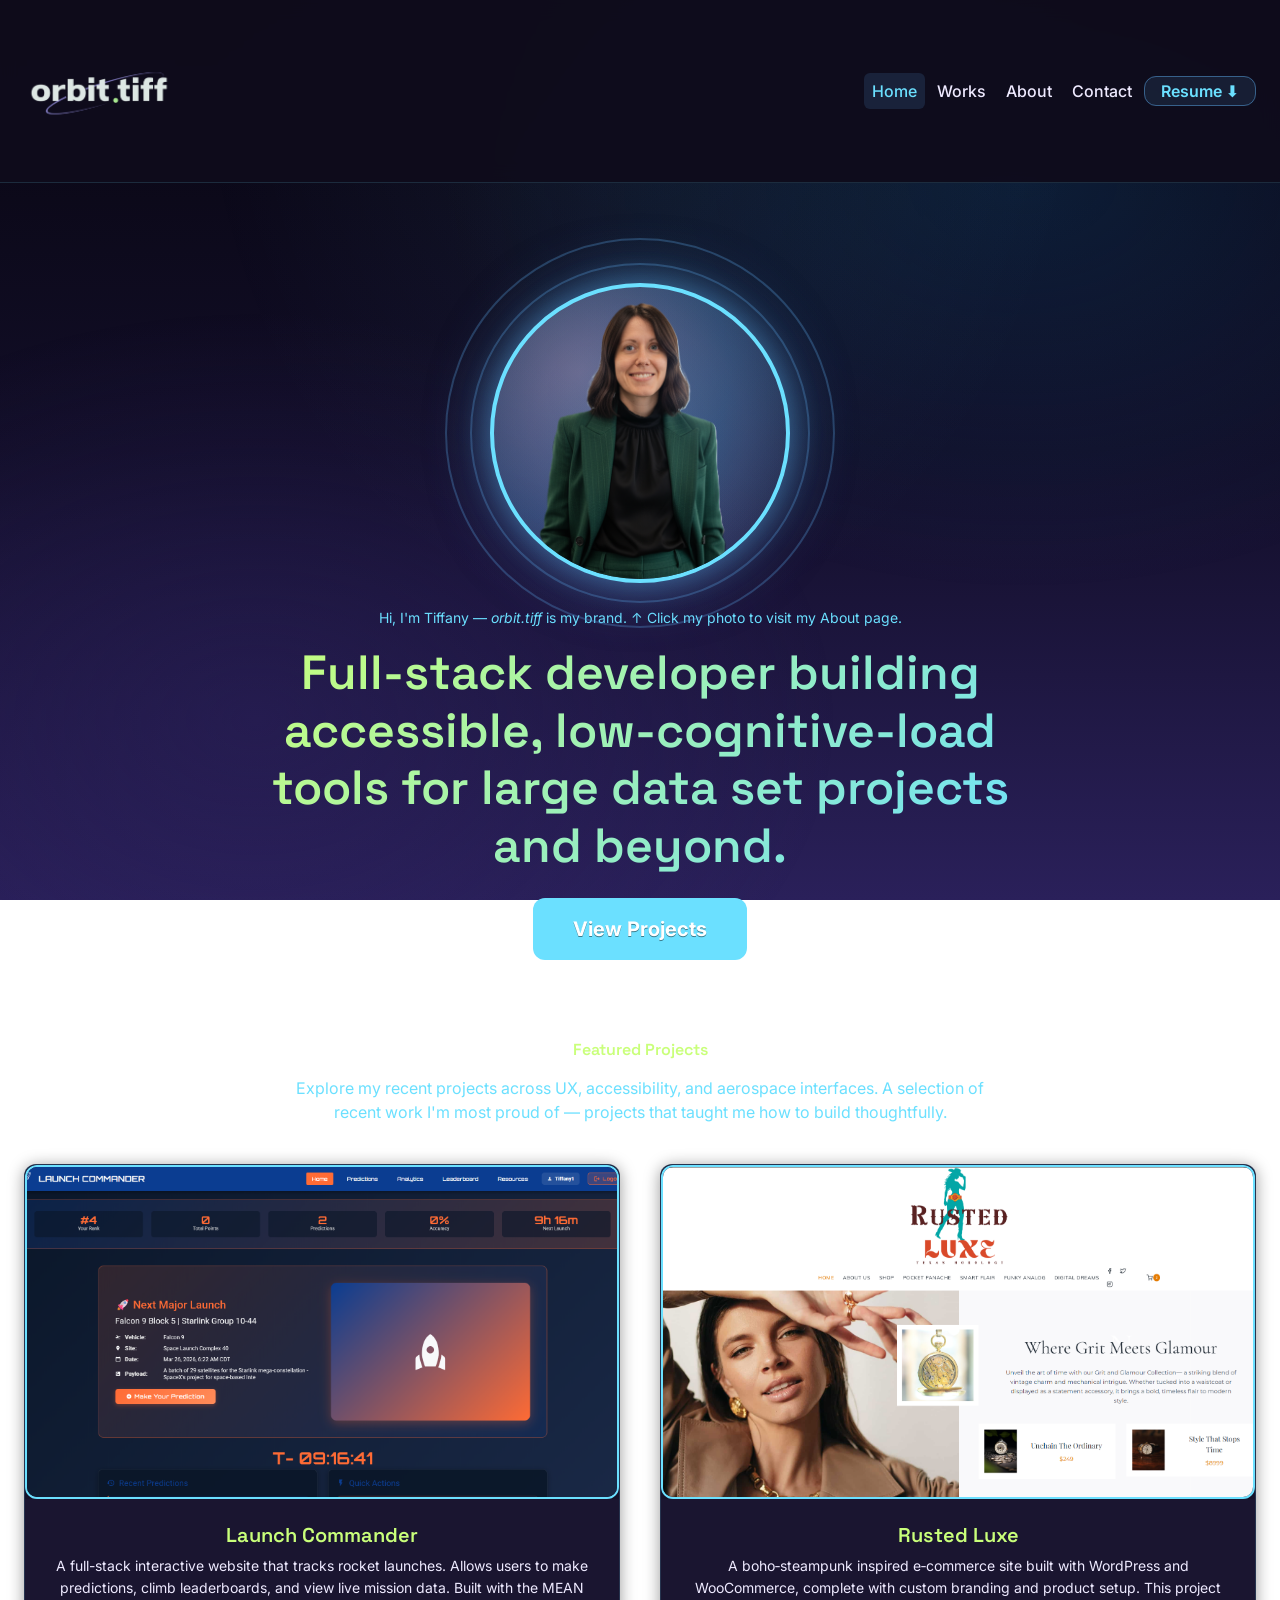
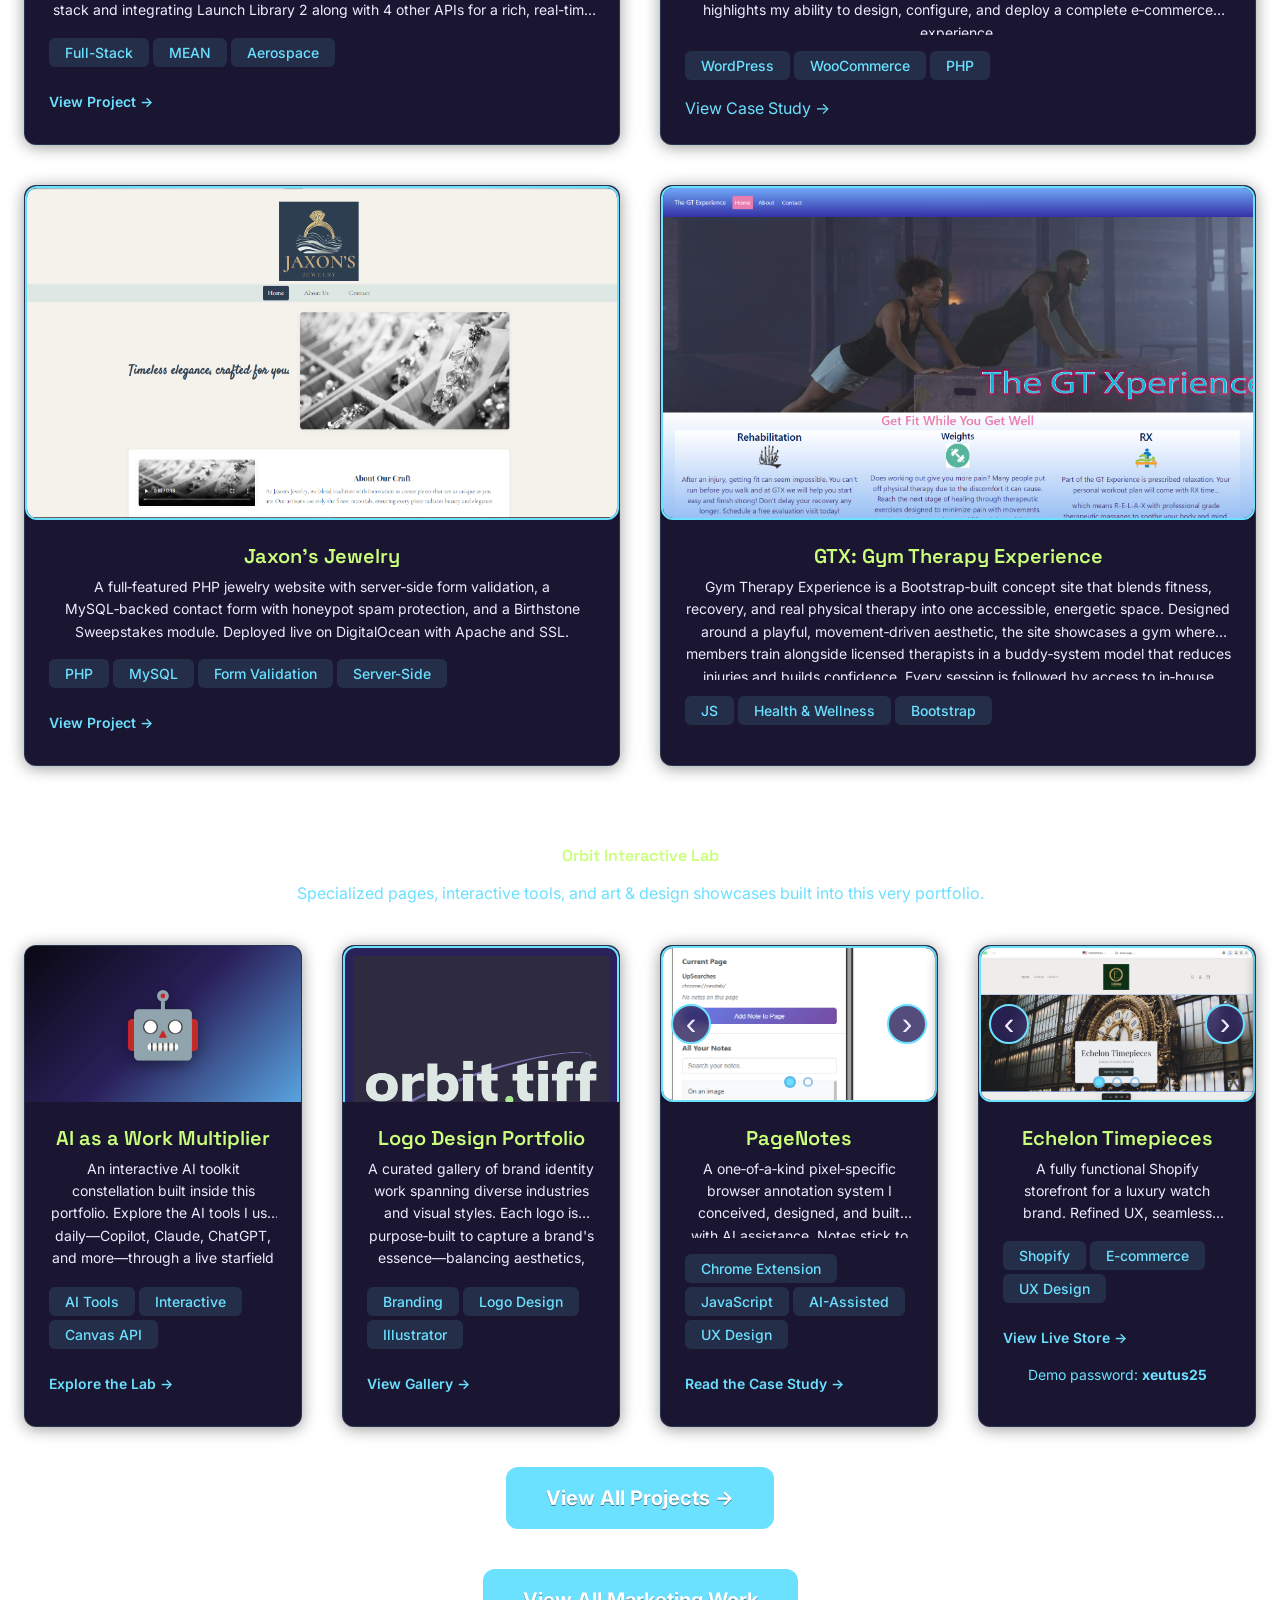
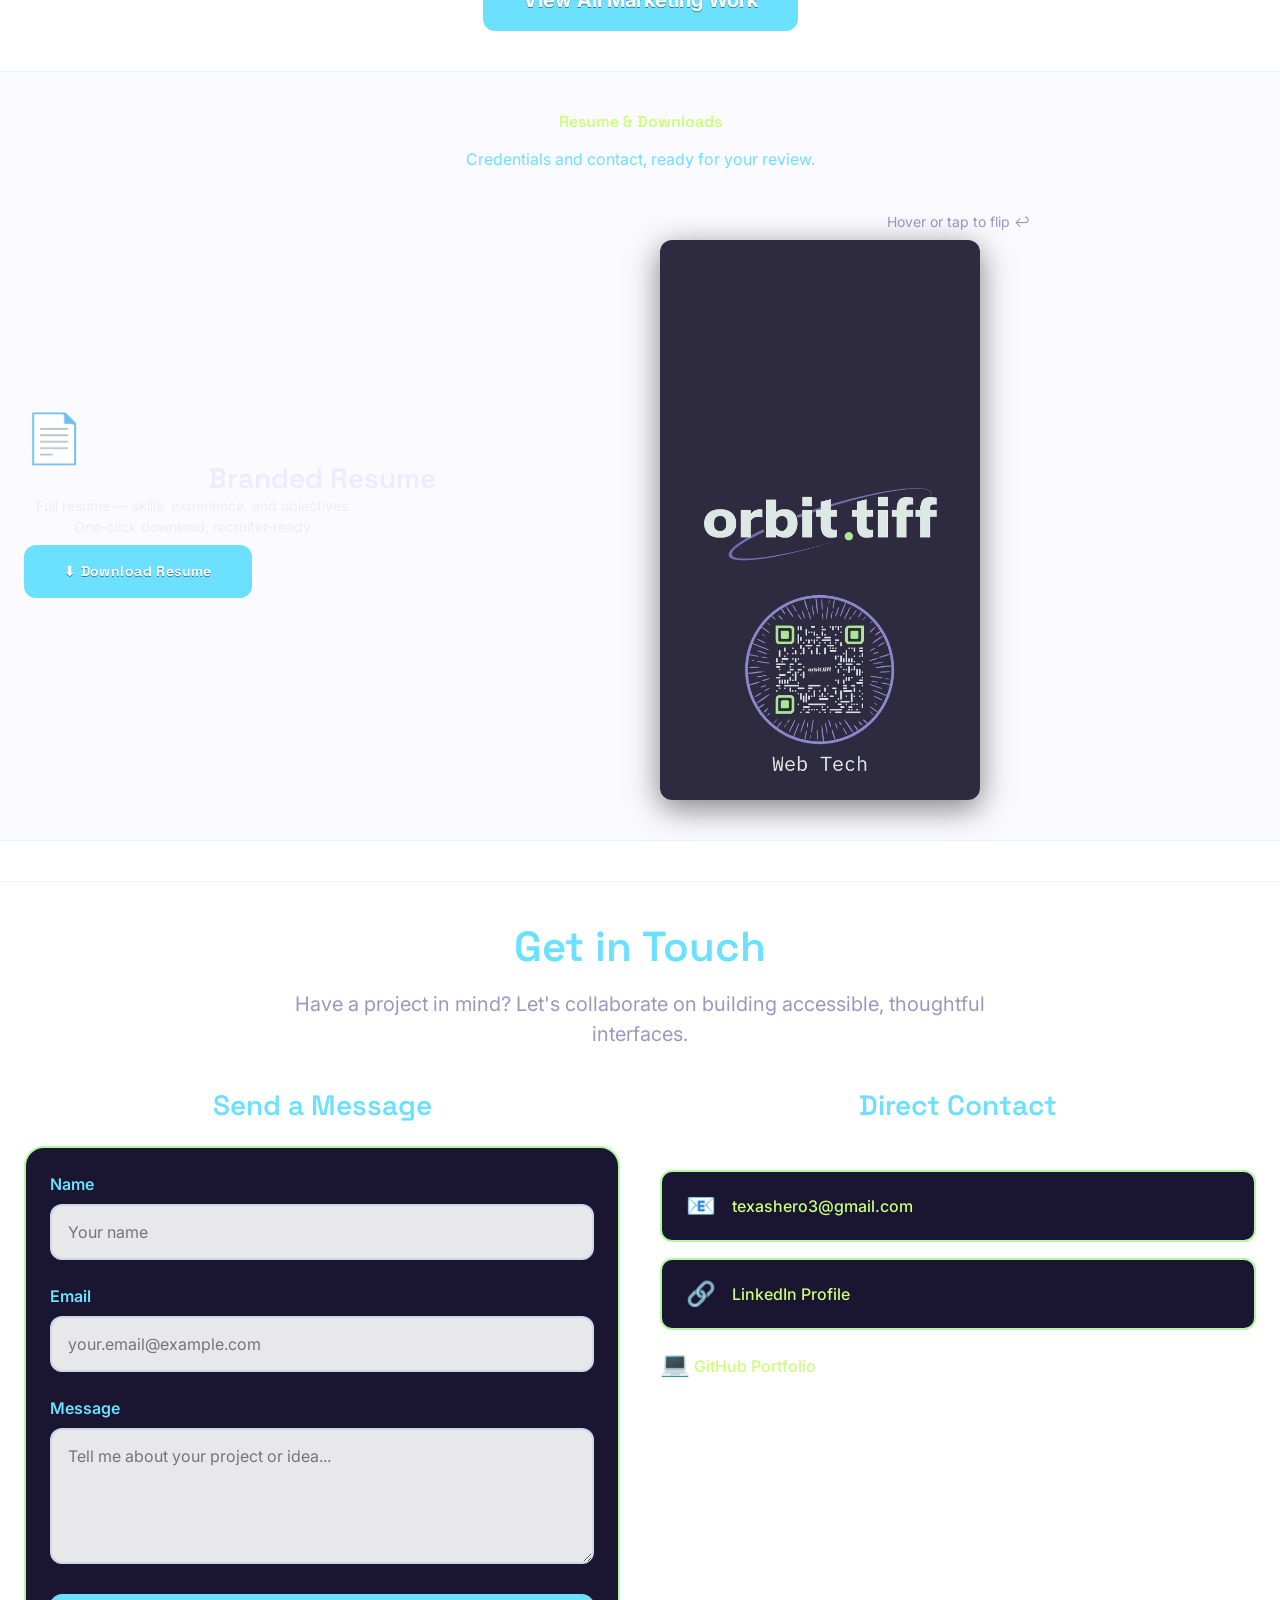
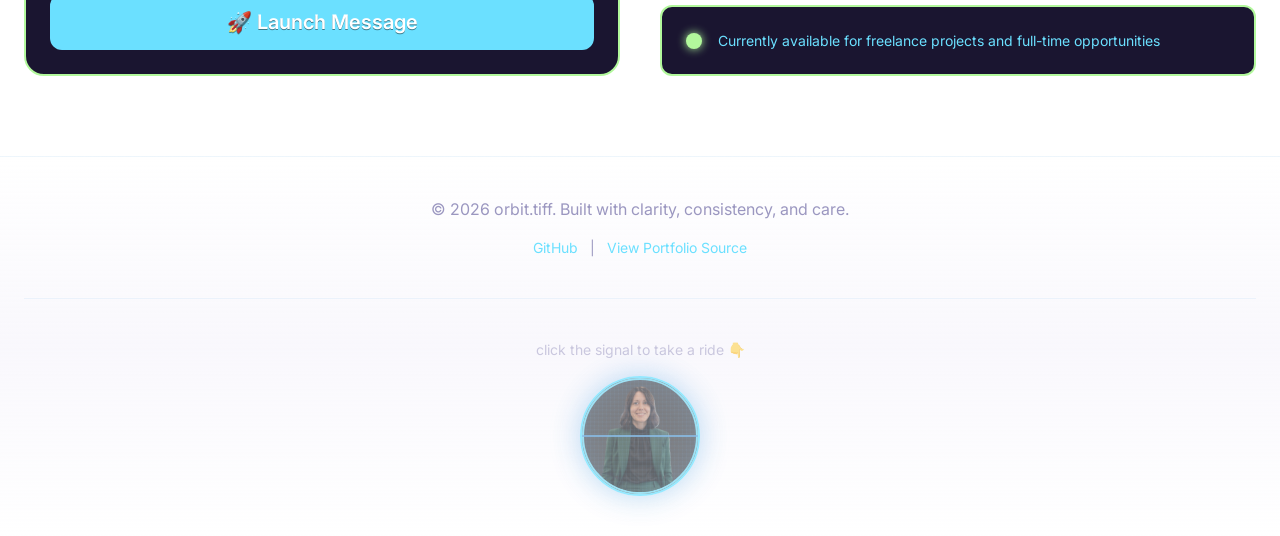
<file: index.html>
<!DOCTYPE html>
<html lang="en">
<head>
  <meta charset="UTF-8">
  <meta name="viewport" content="width=device-width, initial-scale=1.0">
  <title>orbit.tiff — Full-Stack Developer & Designer</title>
  <meta name="description" content="Portfolio of a full-stack designer and developer focused on accessible, thoughtful web experiences.">
  
  <!-- Styles -->
  <link rel="stylesheet" href="styles.css">
  
  <!-- Google Fonts -->
  <link rel="preconnect" href="https://fonts.googleapis.com">
  <link rel="preconnect" href="https://fonts.gstatic.com" crossorigin>
  <link href="https://fonts.googleapis.com/css2?family=Inter:wght@400;500;600;700&family=Space+Grotesk:wght@500;600;700&display=swap" rel="stylesheet">
</head>
<body>
  <a href="#main-content" class="skip-to-main">Skip to main content</a>
  
  <!-- HEADER & NAVIGATION -->
  <header class="site-header">
    <div class="header-container">
      <a href="index.html" class="site-logo">
        <img src="images/logo_transp.png" alt="orbit.tiff logo" class="site-logo-img">
      </a>
      
      <button class="hamburger" id="hamburger" aria-label="Open navigation menu" aria-expanded="false" aria-controls="mainNav">
        <span class="bar"></span>
        <span class="bar"></span>
        <span class="bar"></span>
      </button>

      <nav class="main-nav" id="mainNav" role="navigation" aria-label="Main navigation">
        <ul>
          <li><a href="index.html" class="active">Home</a></li>
          <li><a href="works.html">Works</a></li>
          <li><a href="about.html">About</a></li>
          <li><a href="#contact">Contact</a></li>
          <li><a href="#dossier" class="nav-resume">Resume ⬇</a></li>
        </ul>
      </nav>
    </div>
  </header>

  <!-- MAIN CONTENT -->
  <main id="main-content">
    
    <!-- HERO SECTION -->
    <section class="hero">
      <a href="about.html" class="profile-rocket profile-nebula">
        <div class="nebula-bg"></div>
        <div class="orbital-rings">
          <div class="ring ring-1"></div>
          <div class="ring ring-2"></div>
        </div>
        <img 
          src="images/profile_photo.png" 
          alt="orbit.tiff profile" 
          class="profile-image"
        >
      </a>
      <p class="hero-intro">Hi, I'm Tiffany — <em>orbit.tiff</em> is my brand. ↑ Click my photo to visit my About page.</p>

      <h1>Full-stack developer building accessible, low-cognitive-load tools for large data set projects and beyond.</h1>
      
      <a href="#projects" class="cta-button">View Projects</a>
    </section>

    <!-- PROJECTS SECTION -->
    <section class="projects-section" id="projects">
      <div class="main-content">
        <h2 class="section-title">Featured Projects</h2>
        <p class="section-intro">Explore my recent projects across UX, accessibility, and aerospace interfaces. A selection of recent work I'm most proud of — projects that taught me how to build thoughtfully.</p>

          <div class="projects-grid mission-grid" role="region" aria-label="Project gallery">

            <!-- Project Card: Launch Commander -->
            <article class="project-card">
              <div class="project-image-wrapper">
                <a href="https://launchcommander.tech" target="_blank" rel="noopener noreferrer" aria-label="Visit Launch Commander live app">
                  <img src="images/projects/launchCommander.png" alt="Launch Commander app preview" class="project-image">
                </a>
              </div>
              <div class="project-content">
                <h3>Launch Commander</h3>
                <p>A full-stack interactive website that tracks rocket launches. Allows users to make predictions, climb leaderboards, and view live mission data. Built with the MEAN stack and integrating Launch Library 2 along with 4 other APIs for a rich, real-time experience.
                </p>
                <div class="project-tags">
                  <span class="tag">Full-Stack</span>
                  <span class="tag">MEAN</span>
                  <span class="tag">Aerospace</span>
                </div>
                <a href="https://launchcommander.tech" class="project-link" target="_blank" rel="noopener noreferrer">View Project →</a>
              </div>
            </article>

               <!-- Project Card: Rusted Luxe-->
            <article class="project-card">
              <div class="project-image-wrapper">
               
                  <img src="images/projects/rustedLuxe.png" alt="Rusted Luxe Texas Horology website preview" class="project-image">
                
              </div>
              <div class="project-content">
                <h3>Rusted Luxe</h3>
                <p>A boho‑steampunk inspired e‑commerce site built with WordPress and WooCommerce, complete with custom branding and product setup. This project highlights my ability to design, configure, and deploy a complete e‑commerce experience.</p>
                <div class="project-tags">
                  <span class="tag">WordPress</span>
                  <span class="tag">WooCommerce</span>
                  <span class="tag">PHP</span>
                </div>
                <a href="#" class="open-modal" data-modal="rustedLuxeModal">View Case Study →</a>
              </div>
            </article>

            <!-- Project Card: Jaxon's Jewelry -->
            <article class="project-card">
              <div class="project-image-wrapper">
                <a href="https://jaxons.orbittiff.dev" target="_blank" rel="noopener noreferrer" aria-label="Visit Jaxon's Jewelry website">
                  <img src="images/projects/jaxons.png" alt="Jaxon's Jewelry website preview" class="project-image">
                </a>
              </div>
              <div class="project-content">
                <h3>Jaxon's Jewelry</h3>
                <p>A full‑featured PHP jewelry website with server‑side form validation, a MySQL‑backed contact form with honeypot spam protection, and a Birthstone Sweepstakes module. Deployed live on DigitalOcean with Apache and SSL.</p>
                <div class="project-tags">
                  <span class="tag">PHP</span>
                  <span class="tag">MySQL</span>
                  <span class="tag">Form Validation</span>
                  <span class="tag">Server-Side</span>
                </div>
                <a href="https://jaxons.orbittiff.dev" class="project-link" target="_blank" rel="noopener noreferrer">View Project →</a>
              </div>
            </article>

            <!-- Project Card: GTX Gym Therapy Experience -->
            <article class="project-card">
              <div class="project-image-wrapper">
              
                  <img src="images/projects/GTX.png" alt="GTX Gym Therapy Experience website preview" class="project-image">
        
              </div>
              <div class="project-content">
                <h3>GTX: Gym Therapy Experience</h3>
                <p>Gym Therapy Experience is a Bootstrap‑built concept site that blends fitness, recovery, and real physical therapy into one accessible, energetic space. Designed around a playful, movement‑driven aesthetic, the site showcases a gym where members train alongside licensed therapists in a buddy‑system model that reduces injuries and builds confidence. Every session is followed by access to in‑house recovery stations—TENS units, saunas, hot/cold compress therapy, plunges, and professional‑level PT massages—creating an environment where getting fit and getting well finally meet without the high cost of traditional therapy.</p>
                <div class="project-tags">
                  <span class="tag">JS</span>
                  <span class="tag">Health & Wellness</span>
                  <span class="tag">Bootstrap</span>
                </div>
</div>
            </article>

          </div>
      </div>
    </section>

    <!-- ORBIT PAGES & INTERACTIVE LAB SECTION -->
    <section class="projects-section orbit-pages-section" id="orbit-pages">
      <div class="main-content">
        <h2 class="section-title">Orbit Interactive Lab</h2>
        <p class="section-intro">Specialized pages, interactive tools, and art & design showcases built into this very portfolio.</p>

        <div class="projects-grid orbit-grid" role="region" aria-label="Orbit pages and interactive features">

          <!-- Orbit Card 1: AI Partnership -->
          <article class="project-card">
            <div class="project-image-wrapper">
              <a href="aiPartnership.html" aria-label="Explore the AI Partnership page">
                <div class="project-placeholder" style="background: linear-gradient(135deg, #0a0812 0%, #2a205a 50%, #59a4e1 100%);">
                  <span class="placeholder-icon">🤖</span>
                </div>
              </a>
            </div>
            <div class="project-content">
              <h3>AI as a Work Multiplier</h3>
              <p>An interactive AI toolkit constellation built inside this portfolio. Explore the AI tools I use daily—Copilot, Claude, ChatGPT, and more—through a live starfield skymap you can navigate with your mouse or keyboard. A transparent look at how I leverage AI to accelerate development without sacrificing craft.</p>
              <div class="project-tags">
                <span class="tag">AI Tools</span>
                <span class="tag">Interactive</span>
                <span class="tag">Canvas API</span>
              </div>
              <a href="aiPartnership.html" class="project-link">Explore the Lab →</a>
            </div>
          </article>

          <!-- Orbit Card 2: Logo Design Gallery -->
          <article class="project-card">
            <div class="project-image-wrapper">
              <a href="logo-gallery.html" aria-label="View Logo Design Portfolio">
                <img src="images/marketing/logos/orbit.tiff.png" alt="orbit.tiff logo — logo design sample" class="project-image logo-sample">
              </a>
            </div>
            <div class="project-content">
              <h3>Logo Design Portfolio</h3>
              <p>A curated gallery of brand identity work spanning diverse industries and visual styles. Each logo is purpose‑built to capture a brand's essence—balancing aesthetics, scalability, and market fit. From minimalist wordmarks to illustrative emblems, this collection demonstrates range and intentionality in visual communication.</p>
              <div class="project-tags">
                <span class="tag">Branding</span>
                <span class="tag">Logo Design</span>
                <span class="tag">Illustrator</span>
              </div>
              <a href="logo-gallery.html" class="project-link">View Gallery →</a>
            </div>
          </article>

          <!-- Orbit Card 3: PageNotes Browser Extension -->
          <article class="project-card">
            <div class="project-image-wrapper">
              <div class="project-carousel" data-carousel="pagenotes">
                <div class="carousel-track">
                  <img src="images/projects/pageNotes.png" alt="PageNotes extension shown active on a webpage" class="project-image">
                  <img src="images/projects/pageNotes2.png" alt="Close-up of a PageNotes sticky annotation icon pinned to a specific location on a page" class="project-image">
                </div>
                <button class="carousel-btn carousel-prev" aria-label="Previous image">‹</button>
                <button class="carousel-btn carousel-next" aria-label="Next image">›</button>
                <div class="carousel-dots">
                  <button class="carousel-dot active" aria-label="Image 1"></button>
                  <button class="carousel-dot" aria-label="Image 2"></button>
                </div>
              </div>
            </div>
            <div class="project-content">
              <h3>PageNotes</h3>
              <p>A one‑of‑a‑kind pixel‑specific browser annotation system I conceived, designed, and built with AI assistance. Notes stick to the exact coordinates on any webpage and stay anchored through scrolling, resizing, and dynamic content changes. Custom icons, persistent storage via the Chrome Extensions API, and a UX obsessively refined for low cognitive load.</p>
              <div class="project-tags">
                <span class="tag">Chrome Extension</span>
                <span class="tag">JavaScript</span>
                <span class="tag">AI-Assisted</span>
                <span class="tag">UX Design</span>
              </div>
              <a href="aiPartnership.html#pagenotes" class="project-link">Read the Case Study →</a>
            </div>
          </article>

            <!-- Project Card: Echelon Timepieces -->
            <article class="project-card">
              <div class="project-image-wrapper">
                <div class="project-carousel" data-carousel="homepage-echelon">
                  <div class="carousel-track">
                    <img src="images/projects/card2-img1.png" alt="Echelon Timepieces - View 1" class="project-image">
                    <img src="images/projects/card2-img2.png" alt="Echelon Timepieces - View 2" class="project-image">
                    <img src="images/projects/card2-img3.png" alt="Echelon Timepieces - View 3" class="project-image">
                  </div>
                  <button class="carousel-btn carousel-prev" aria-label="Previous image">‹</button>
                  <button class="carousel-btn carousel-next" aria-label="Next image">›</button>
                  <div class="carousel-dots">
                    <button class="carousel-dot active" aria-label="Image 1"></button>
                    <button class="carousel-dot" aria-label="Image 2"></button>
                    <button class="carousel-dot" aria-label="Image 3"></button>
                  </div>
                </div>
              </div>
              <div class="project-content">
                <h3>Echelon Timepieces</h3>
                <p>A fully functional Shopify storefront for a luxury watch brand. Refined UX, seamless navigation, and polished e-commerce design.</p>
                <div class="project-tags">
                  <span class="tag">Shopify</span>
                  <span class="tag">E-commerce</span>
                  <span class="tag">UX Design</span>
                </div>
                <a href="https://echelon-timepieces.myshopify.com" class="project-link" target="_blank" rel="noopener noreferrer">View Live Store →</a>
                <p style="font-size: var(--font-size-sm); color: var(--color-starlight); margin-top: var(--space-sm);">Demo password: <strong>xeutus25</strong></p>
              </div>
            </article>

          </div>

          <div style="text-align:center; margin-top: var(--space-lg);">
            <a href="works.html" class="cta-button">View All Projects →</a>
          </div>

        <div style="text-align: center; margin-top: var(--space-xl);">
          <a href="works.html#marketing" class="cta-button">View All Marketing Work</a>
        </div>
      </div>
    </section>

    <!-- FEATURED PROJECTS SECTION -->
    <section class="dossier-section" id="dossier" aria-label="Resume & Downloads">
      <div class="dossier-container">
        <h2 class="section-title">Resume &amp; Downloads</h2>
        <p class="section-intro">Credentials and contact, ready for your review.</p>

        <div class="dossier-grid">

          <!-- Resume Download Card -->
          <div class="dossier-card resume-card">
            <div class="dossier-card-inner">
              <span class="dossier-icon" aria-hidden="true">📄</span>
              <h3>Branded Resume</h3>
              <p>Full resume — skills, experience, and objectives. One-click download, recruiter-ready.</p>
              <a
                href="tiffany_morganHill_June_26_Resume.pdf"
                download="tiffany_morganHill_June_26_Resume.pdf"
                class="dossier-download-btn"
                aria-label="Download Tiffany Morgan Hill current resume PDF"
              >
                ⬇ Download Resume
              </a>
            </div>
          </div>

          <!-- Business Card Flip Card -->
          <div class="dossier-card biz-card-wrapper" aria-label="Business card — hover or tap to flip">
            <p class="flip-hint">Hover or tap to flip ↩</p>
            <div class="biz-flip-card" tabindex="0" role="img" aria-label="orbit.tiff business card, front and back">
              <div class="biz-flip-inner">
                <div class="biz-flip-front">
                  <img src="images/front.png" alt="Business card front — orbit.tiff branding" class="biz-card-img">
                </div>
                <div class="biz-flip-back">
                  <img src="images/back.png" alt="Business card back — contact details" class="biz-card-img">
                </div>
              </div>
            </div>
          </div>

        </div>
      </div>
    </section>

    <!-- CONTACT SECTION -->
    <section class="contact-section" id="contact">
      <div class="contact-container">
        <h2>Get in Touch</h2>
        <p class="contact-intro">
          Have a project in mind? Let's collaborate on building accessible, thoughtful interfaces.
        </p>

        <div class="contact-methods">
          <!-- Contact Form -->
          <div class="contact-form-wrapper">
            <h3>Send a Message</h3>
            <form class="contact-form" id="contactForm">
              <div class="form-group">
                <label for="name">Name</label>
                <input 
                  type="text" 
                  id="name" 
                  name="name" 
                  required 
                  placeholder="Your name"
                  aria-required="true"
                >
              </div>

              <div class="form-group">
                <label for="email">Email</label>
                <input 
                  type="email" 
                  id="email" 
                  name="email" 
                  required 
                  placeholder="your.email@example.com"
                  aria-required="true"
                >
              </div>

              <div class="form-group">
                <label for="message">Message</label>
                <textarea 
                  id="message" 
                  name="message" 
                  rows="5" 
                  required 
                  placeholder="Tell me about your project or idea..."
                  aria-required="true"
                ></textarea>
              </div>

              <button type="submit" class="contact-submit">
                🚀 Launch Message
              </button>
            </form>
          </div>

          <!-- Direct Contact -->
          <div class="contact-direct">
            <h3>Direct Contact</h3>
            <div class="contact-links">
              <a href="mailto:texashero3@gmail.com" class="contact-link">
                <span class="contact-icon">📧</span>
                <span class="contact-label">texashero3@gmail.com</span>
              </a>
              <a href="https://www.linkedin.com/in/tiffanymorganhill" class="contact-link" target="_blank" rel="noopener">
                <span class="contact-icon">🔗</span>
                <span class="contact-label">LinkedIn Profile</span>
              </a>
              <a href="https://github.com/TiffanyApril-Dev" target="_blank" rel="noopener">
                <span class="contact-icon">💻</span>
                <span class="contact-label">GitHub Portfolio</span>
              </a>
            </div>

            <div class="availability-status">
              <div class="status-indicator"></div>
              <p>Currently available for freelance projects and full-time opportunities</p>
            </div>
          </div>
        </div>
      </div>
    </section>

    <!-- TELESCOPE FOLLOWER -->
    <div class="telescope-follower" id="telescopeFollower" aria-hidden="true">
      🔭
    </div>

    <!-- PROJECT CARD POPUP -->
    <div class="popup-overlay" id="popupOverlay"></div>
    <div class="project-card-popup" id="projectCardPopup" role="dialog" aria-modal="true">
      <button class="popup-close" id="popupClose" aria-label="Close popup">×</button>
      <span class="popup-icon" id="popupIcon">🚀</span>
      <h2 class="popup-title" id="popupTitle">Project Title</h2>
      <p class="popup-meta" id="popupMeta">Role • Timeline</p>
      <p class="popup-description" id="popupDescription">Project description goes here.</p>
      <div class="popup-tags" id="popupTags"></div>
      <a href="#" class="popup-cta" id="popupCTA">View Full Case Study →</a>
    </div>

  </main>

  <!-- FOOTER -->
  <footer class="site-footer">
    <p>&copy; 2026 orbit.tiff. Built with clarity, consistency, and care.</p>
    <p style="margin-top: var(--space-sm); font-size: var(--font-size-sm);">
      <a href="https://github.com/TiffanyApril-Dev/" target="_blank" rel="noopener noreferrer" style="margin: 0 var(--space-sm);">GitHub</a> |
      <a href="https://github.com/TiffanyApril-Dev/portfolio-site" target="_blank" rel="noopener noreferrer" style="margin: 0 var(--space-sm);">View Portfolio Source</a>
    </p>
    <div class="easter-egg-container">
      <p class="easter-egg-hint">click the signal to take a ride 👇</p>
      <button 
        class="profile-rocket profile-hologram easter-egg-profile" 
        id="easterEggProfile"
        aria-label="Hidden holographic profile"
        title="Holographic mode activated"
      >
        <div class="holo-grid"></div>
        <div class="scan-lines"></div>
        <img src="images/profile_photo.png" alt="orbit.tiff holographic mode" class="profile-image">
        <div class="holo-glitch"></div>
      </button>
    </div>
  </footer>
<!-- Modal code -->
<div id="rustedLuxeModal" class="modal-overlay">
  <div class="modal-content">

    <button class="modal-close">&times;</button>

    <h2>Rusted Luxe – WordPress + WooCommerce E‑Commerce Build</h2>

    <section>
      <h3>Project Overview</h3>
      <p>
        Rusted Luxe is a Texas‑based horology and accessories brand blending bohemian freedom with steampunk grit and western elegance. My role was to design and build a fully branded e‑commerce experience using WordPress and WooCommerce. This included developing the visual identity, customizing the theme, adding products, configuring payments and shipping, and creating a cohesive, immersive shopping experience aligned with the brand’s unique personality.
      </p>
      <img src="images/home.png" alt="Rusted Luxe Logo">
    </section>

    <section>
      <h3>Branding & Visual Identity</h3>
      <img src="images/about_muse.png" alt="Rusted Luxe Branding Inspiration">
      <p>
        I established a cohesive branding system inspired by Texas landscapes and the brand’s “boho‑meets‑steampunk” aesthetic. The color palette combines muted earth tones with metallic accents, creating a bold yet grounded visual identity. Typography, graphics, and photography were selected to reinforce the contrast between rustic textures and refined luxury.
      </p>
      <img src="images/newRustedLuxe_palette.png" alt="Rusted Luxe Color Palette">
      <p>
        I also created a custom logo featuring a chic cowgirl in branded colors, wearing a watch around her waist. The typography intentionally contrasts: “Rusted” uses a rugged, industrial western font, while “Luxe” uses a bold, flowing script to communicate the brand’s core theme of grit meets glamour.
      </p>
      <img src="images/marketing/logos/rustedLuxe.png" alt="Rusted Luxe Logo">
    </section>

    <section>
      <h3>Product Setup & Catalog Structure</h3> 
      <img src="images/shop1.png" alt="Rusted Luxe Shop Page">
      <p>
        I added 32 products organized into four custom categories. Each product received pricing, weight, SEO/meta descriptions, mock inventory, and custom titles. I customized the product grid, category pages, and content backgrounds using branded overlays and opacity adjustments to maintain visual consistency across the site.
      </p>
     
      <img src="images/product_page.png" alt="Rusted Luxe Product Page">
    </section>

    <section>
      <h3>Cart, Checkout & Payment Integration</h3>
      <p>
        I personalized the cart and checkout pages to match the brand’s aesthetic and tested the full purchase flow in sandbox mode. I integrated WooPay for seamless native checkout and Google Pay for fast, one‑tap mobile payments. Automated tax calculation was enabled to ensure accurate, location‑based rates.
      </p>
      <img src="images/cart.png" alt="Rusted Luxe Cart Page">
      
    </section>

    <section>
      <h3>Shipping Setup</h3>
      <p>
        I implemented WooCommerce Shipping and migrated the store to the updated WooCommerce Shipping experience. Shipping rules included free shipping within the continental U.S., with pricing strategy adjusted to absorb part of the shipping cost.
      </p>
      <img src="images/order_details.png" alt="Rusted Luxe Order Details Page">
    </section>

    <section>
      <h3>Outcome</h3>
      <p>
        The final Rusted Luxe site delivers a cohesive brand identity, a fully functional WooCommerce store, custom product catalog, streamlined checkout, and a polished, story‑driven shopping experience. This project strengthened my skills in WordPress customization, WooCommerce configuration, branding, UX design, and e‑commerce implementation.
      </p>
      <img src="images/order_thanks.png" alt="Rusted Luxe Order Thanks Page">
    </section>

  </div>
</div>
<!-- modal script -->
  <script>
  // Open modal
  document.querySelectorAll('.open-modal').forEach(btn => {
    btn.addEventListener('click', () => {
      const modalId = btn.getAttribute('data-modal');
      document.getElementById(modalId).classList.add('active');
    });
  });

  // Close modal
  document.querySelectorAll('.modal-close').forEach(btn => {
    btn.addEventListener('click', () => {
      btn.closest('.modal-overlay').classList.remove('active');
    });
  });

  // Close when clicking outside content
  document.querySelectorAll('.modal-overlay').forEach(overlay => {
    overlay.addEventListener('click', e => {
      if (e.target === overlay) overlay.classList.remove('active');
    });
  });
</script>


  <!-- JavaScript -->
  <script src="script.js"></script>
    <div class="nav-overlay" id="navOverlay" aria-hidden="true"></div>


</body>
</html>

</body>
</html>
</file>
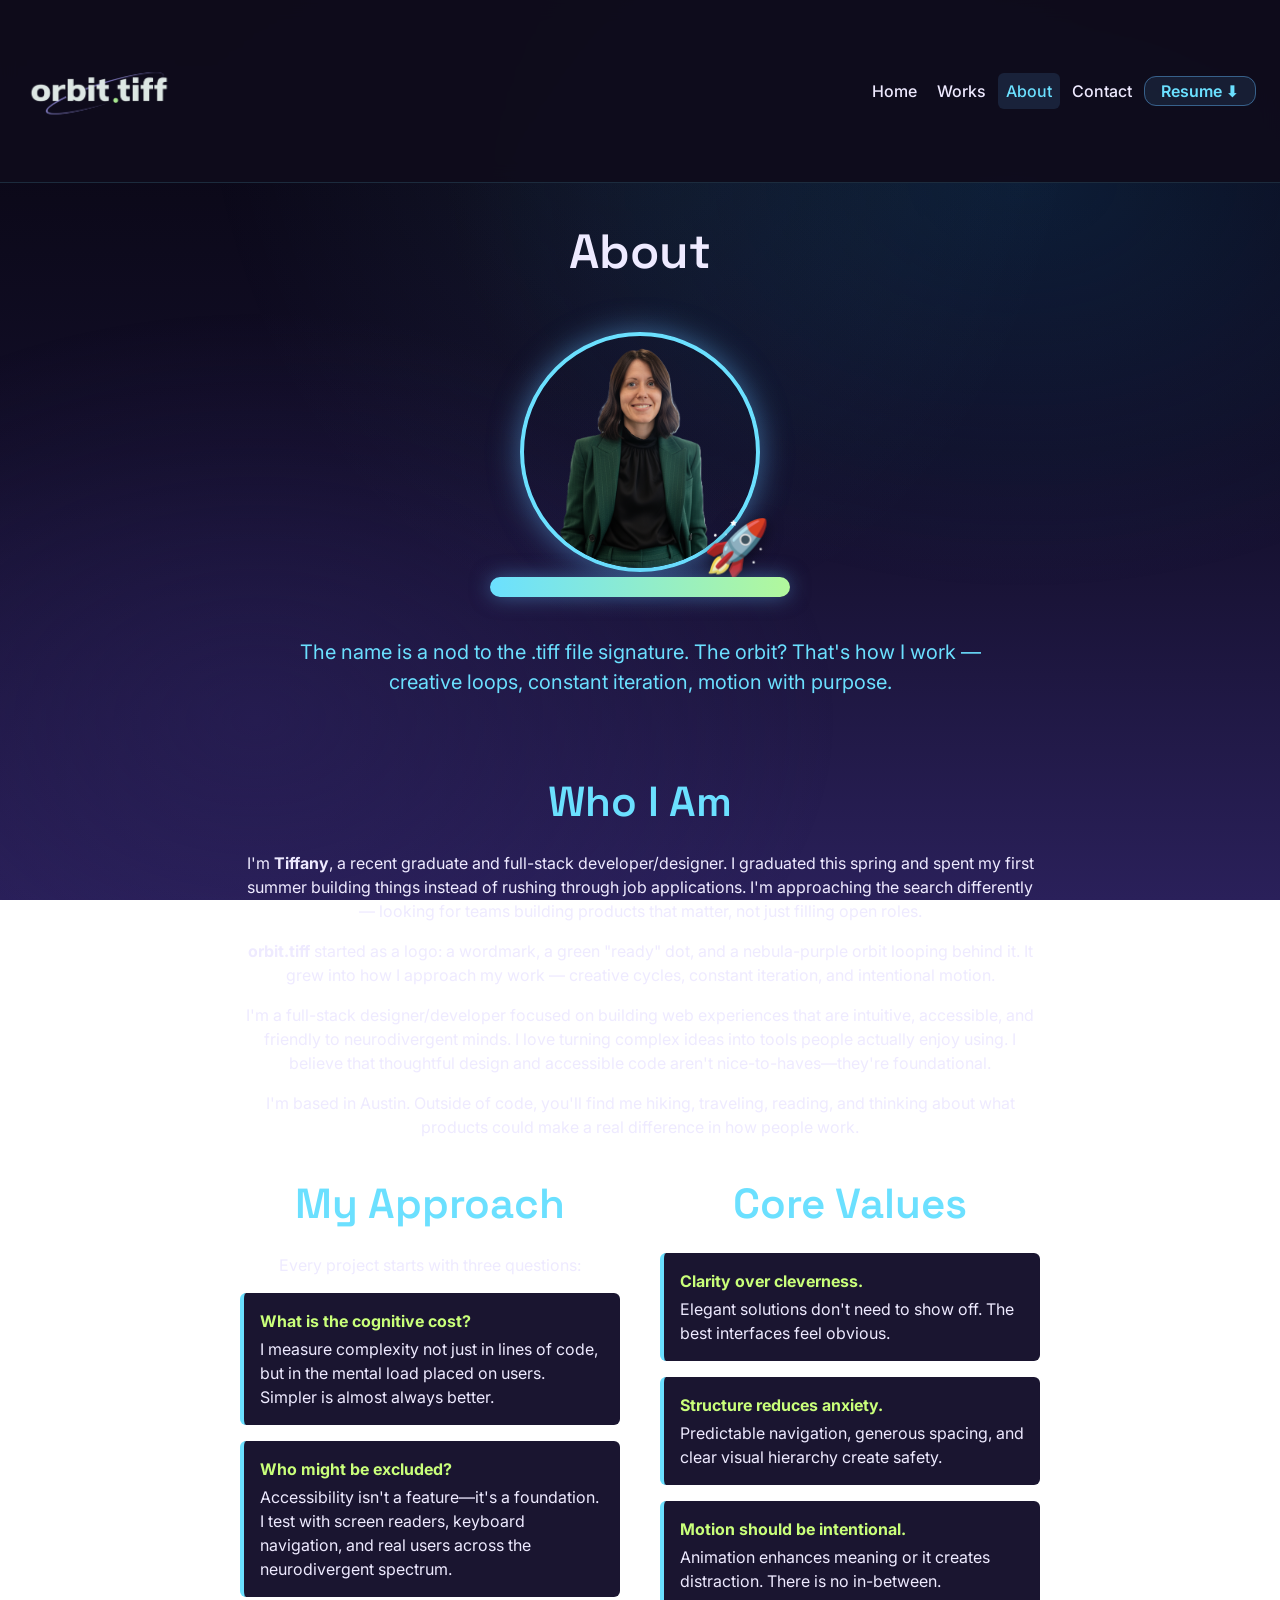
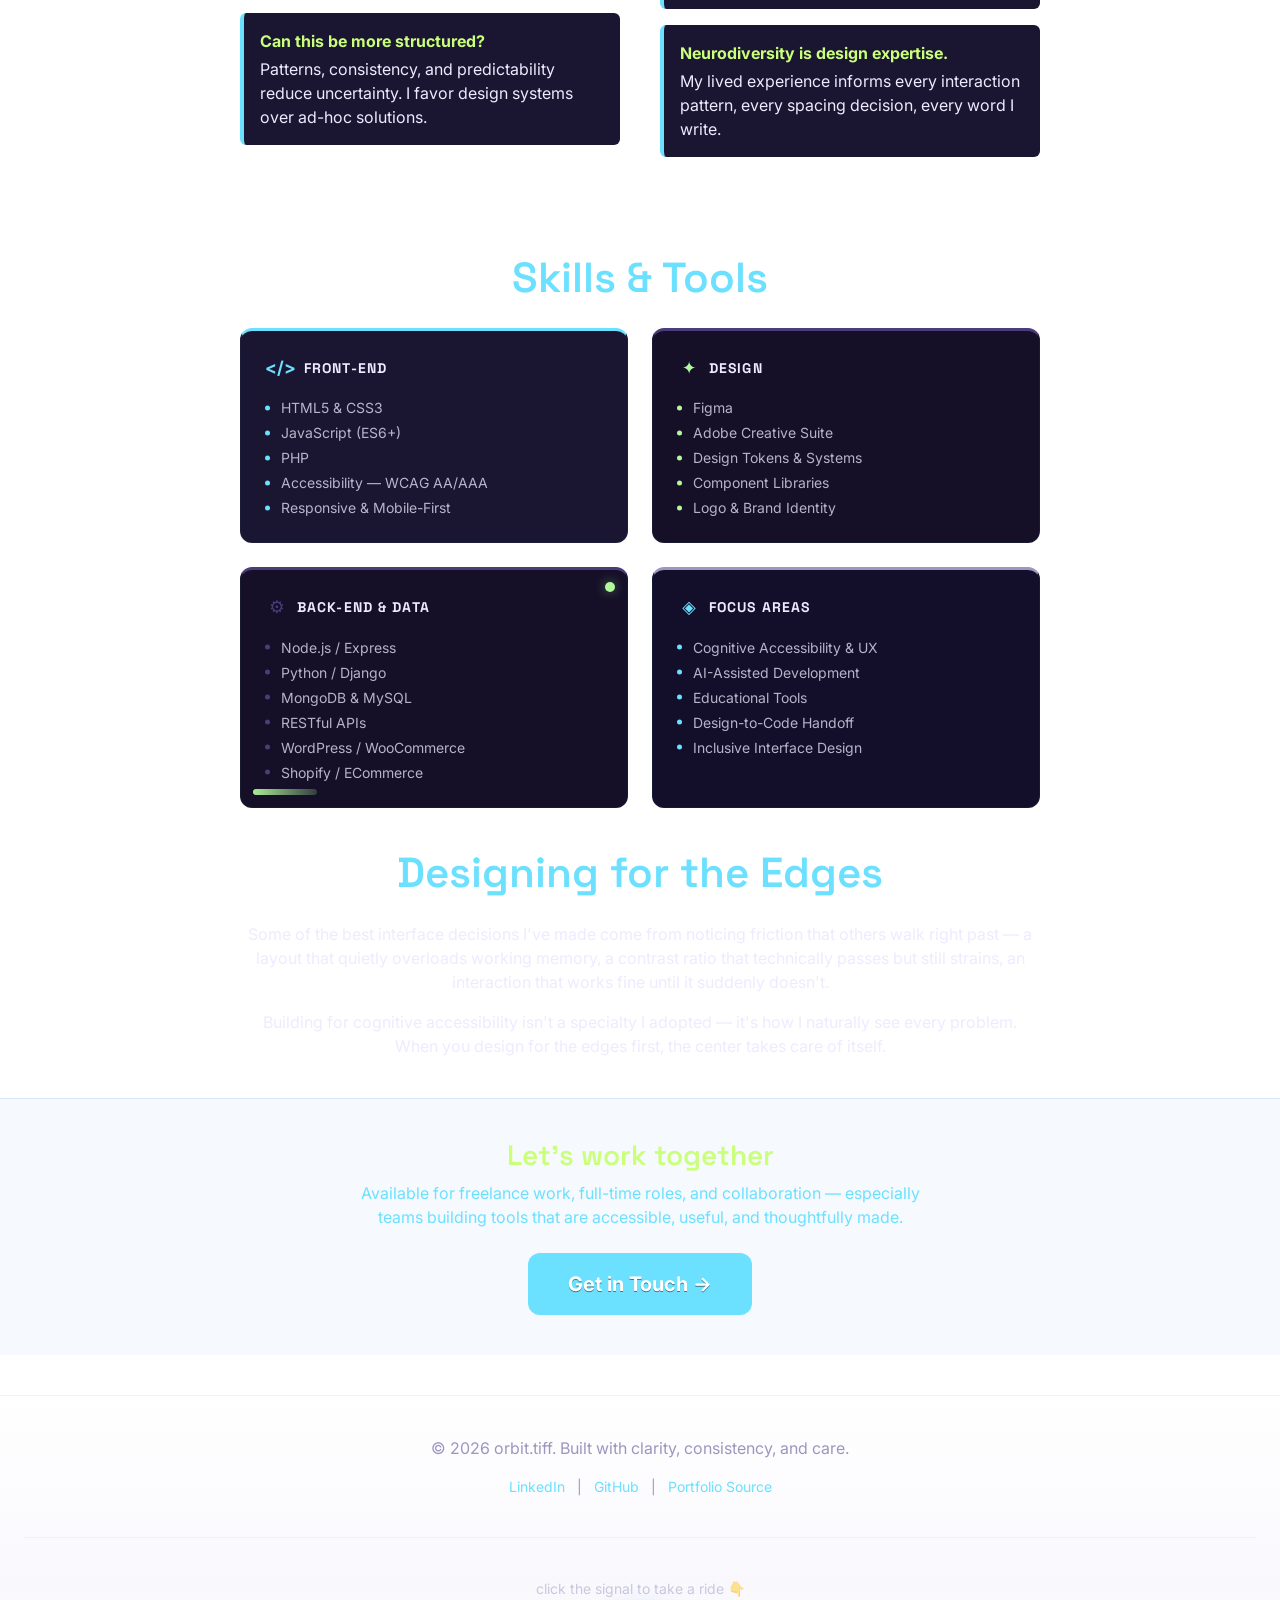
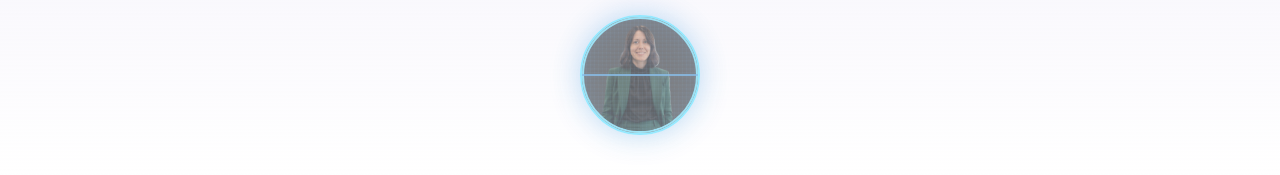
<file: about.html>
<!DOCTYPE html>
<html lang="en">
<head>
  <meta charset="UTF-8">
  <meta name="viewport" content="width=device-width, initial-scale=1.0">
  <title>About — orbit.tiff</title>
  <meta name="description" content="Learn about orbit.tiff - neurodivergent technologist, full-stack developer, and accessibility advocate.">
  
  <!-- Design Tokens & Styles -->
  <link rel="stylesheet" href="styles.css">
  
  <!-- Google Fonts -->
  <link rel="preconnect" href="https://fonts.googleapis.com">
  <link rel="preconnect" href="https://fonts.gstatic.com" crossorigin>
  <link href="https://fonts.googleapis.com/css2?family=Inter:wght@400;500;600;700&family=Space+Grotesk:wght@500;600;700&display=swap" rel="stylesheet">
</head>
<body>
  <a href="#main-content" class="skip-to-main">Skip to main content</a>
  
  <!-- HEADER & NAVIGATION -->
  <header class="site-header">
    <div class="header-container">
      <a href="index.html" class="site-logo">
        <img src="images/logo_transp.png" alt="orbit.tiff logo" class="site-logo-img">
        <span></span>
      </a>
      
      <button class="hamburger" id="hamburger" aria-label="Open navigation menu" aria-expanded="false" aria-controls="mainNav">
        <span class="bar"></span>
        <span class="bar"></span>
        <span class="bar"></span>
      </button>

      <nav class="main-nav" id="mainNav" role="navigation" aria-label="Main navigation">
        <ul>
          <li><a href="index.html">Home</a></li>
          <li><a href="works.html">Works</a></li>
          <li><a href="about.html" class="active">About</a></li>
          <li><a href="index.html#contact">Contact</a></li>
          <li><a href="index.html#dossier" class="nav-resume">Resume ⬇</a></li>
        </ul>
      </nav>
    </div>
  </header>

  <!-- MAIN CONTENT -->
  <main class="main-content" id="main-content">
    
    <!-- ABOUT HERO WITH LANDING PAD -->
    <section class="about-hero">
      <h1>About</h1>
      
      <div class="landing-pad" aria-label="Rocket landing zone">
        <div class="landing-rocket" id="landingRocket">
          <div class="landing-mission-patch">
            <img src="images/profile_photo.png" alt="Mission successful" class="landing-rocket-image">
            <div class="landing-rocket-icon">🚀</div>
          </div>
        </div>
        <div class="landing-pad-base"></div>
      </div>
      
      <p class="hero-tagline">
        The name is a nod to the .tiff file signature. The orbit? That's how I work — creative loops, constant iteration, motion with purpose.
      </p>
    </section>

    <!-- ABOUT CONTENT -->
    <div class="about-content">
      
      <!-- WHO I AM -->
      <section class="about-section">
        <h2>Who I Am</h2>
        <p>
          I'm <strong>Tiffany</strong>, a recent graduate and full-stack developer/designer. I graduated this spring and spent my first summer building things instead of rushing through job applications. I'm approaching the search differently — looking for teams building products that matter, not just filling open roles.
        </p>
        <p>
          <strong>orbit.tiff</strong> started as a logo: a wordmark, a green "ready" dot, and a nebula-purple orbit looping behind it. It grew into how I approach my work — creative cycles, constant iteration, and intentional motion.
        </p>
        <p>
          I'm a full-stack designer/developer focused on building web experiences that are intuitive, accessible, and friendly to neurodivergent minds. I love turning complex ideas into tools people actually enjoy using. I believe that thoughtful design and accessible code aren't nice-to-haves—they're foundational.
        </p>
        <p>
          I'm based in Austin. Outside of code, you'll find me hiking, traveling, reading, and thinking about what products could make a real difference in how people work.
        </p>
      </section>

      <!-- MY APPROACH + CORE VALUES side by side -->
      <div class="about-two-col">

        <section class="about-section">
          <h2>My Approach</h2>
          <p>Every project starts with three questions:</p>
          <ul class="values-list">
            <li>
              <strong>What is the cognitive cost?</strong>
              I measure complexity not just in lines of code, but in the mental load placed on users.
              Simpler is almost always better.
            </li>
            <li>
              <strong>Who might be excluded?</strong>
              Accessibility isn't a feature—it's a foundation. I test with screen readers, keyboard navigation,
              and real users across the neurodivergent spectrum.
            </li>
            <li>
              <strong>Can this be more structured?</strong>
              Patterns, consistency, and predictability reduce uncertainty. I favor design systems over
              ad-hoc solutions.
            </li>
          </ul>
        </section>

        <section class="about-section">
          <h2>Core Values</h2>
          <ul class="values-list">
            <li>
              <strong>Clarity over cleverness.</strong>
              Elegant solutions don't need to show off. The best interfaces feel obvious.
            </li>
            <li>
              <strong>Structure reduces anxiety.</strong>
              Predictable navigation, generous spacing, and clear visual hierarchy create safety.
            </li>
            <li>
              <strong>Motion should be intentional.</strong>
              Animation enhances meaning or it creates distraction. There is no in-between.
            </li>
            <li>
              <strong>Neurodiversity is design expertise.</strong>
              My lived experience informs every interaction pattern, every spacing decision, every word I write.
            </li>
          </ul>
        </section>

      </div>

      <!-- SKILLS & TOOLS -->
      <section class="about-section">
        <h2>Skills &amp; Tools</h2>
        <div class="skills-grid">

          <div class="skill-card">
            <div class="skill-card-header">
              <span class="skill-card-icon" aria-hidden="true">&lt;/&gt;</span>
              <h3 class="skill-card-title">Front-End</h3>
            </div>
            <ul class="skill-list">
              <li>HTML5 &amp; CSS3</li>
              <li>JavaScript (ES6+)</li>
              <li>PHP</li>
              <li>Accessibility — WCAG AA/AAA</li>
              <li>Responsive &amp; Mobile-First</li>
            </ul>
          </div>

          <div class="skill-card">
            <div class="skill-card-header">
              <span class="skill-card-icon" aria-hidden="true">&#10022;</span>
              <h3 class="skill-card-title">Design</h3>
            </div>
            <ul class="skill-list">
              <li>Figma</li>
              <li>Adobe Creative Suite</li>
              <li>Design Tokens &amp; Systems</li>
              <li>Component Libraries</li>
              <li>Logo &amp; Brand Identity</li>
            </ul>
          </div>

          <div class="skill-card">
            <div class="skill-card-header">
              <span class="skill-card-icon" aria-hidden="true">&#9881;</span>
              <h3 class="skill-card-title">Back-End &amp; Data</h3>
            </div>
            <ul class="skill-list">
              <li>Node.js / Express</li>
              <li>Python / Django</li>
              <li>MongoDB &amp; MySQL</li>
              <li>RESTful APIs</li>
              <li>WordPress / WooCommerce</li>
              <li>Shopify / ECommerce</li>
            </ul>
          </div>

          <div class="skill-card">
            <div class="skill-card-header">
              <span class="skill-card-icon" aria-hidden="true">&#9672;</span>
              <h3 class="skill-card-title">Focus Areas</h3>
            </div>
            <ul class="skill-list">
              <li>Cognitive Accessibility &amp; UX</li>
              <li>AI-Assisted Development</li>
              <li>Educational Tools</li>
              <li>Design-to-Code Handoff</li>
              <li>Inclusive Interface Design</li>
            </ul>
          </div>

        </div>
      </section>

      <!-- DESIGNING FOR THE EDGES -->
      <section class="about-section">
        <h2>Designing for the Edges</h2>
        <p>
          Some of the best interface decisions I've made come from noticing friction that others walk right past —
          a layout that quietly overloads working memory, a contrast ratio that technically passes but still strains,
          an interaction that works fine until it suddenly doesn't.
        </p>
        <p>
          Building for cognitive accessibility isn't a specialty I adopted — it's how I naturally see every problem.
          When you design for the edges first, the center takes care of itself.
        </p>
      </section>

    </div>

  </main>

  <!-- MINIMAL CONTACT CTA -->
  <div style="text-align: center; padding: var(--space-xl) var(--space-lg); background: rgba(89, 164, 225, 0.05); border-top: 1px solid rgba(89, 164, 225, 0.2);">
    <h3 style="color: var(--color-highlight); margin-bottom: var(--space-sm);">Let's work together</h3>
    <p style="color: var(--color-starlight); margin-bottom: var(--space-lg); max-width: 600px; margin-left: auto; margin-right: auto;">
      Available for freelance work, full-time roles, and collaboration — especially teams building tools that are accessible, useful, and thoughtfully made.
    </p>
    <a href="index.html#contact" class="cta-button" style="display: inline-block;">Get in Touch →</a>
  </div>

  <!-- FOOTER -->
  <footer class="site-footer">
    <p>&copy; 2026 orbit.tiff. Built with clarity, consistency, and care.</p>
    <p class="footer-links">
      <a href="https://www.linkedin.com/in/tiffanymorganhill" target="_blank" rel="noopener noreferrer" class="footer-link">LinkedIn</a> |
      <a href="https://github.com/TiffanyApril-Dev/" target="_blank" rel="noopener noreferrer" class="footer-link">GitHub</a> |
      <a href="https://github.com/TiffanyApril-Dev/portfolio-site" target="_blank" rel="noopener noreferrer" class="footer-link">Portfolio Source</a>
    </p>
    
    <!-- Easter Egg: Holographic Profile -->
    <div class="easter-egg-container">
      <p class="easter-egg-hint">click the signal to take a ride 👇</p>
      <a href="index.html" class="profile-rocket profile-hologram easter-egg-profile" aria-label="Return home in holographic mode">
        <div class="holo-grid"></div>
        <div class="scan-lines"></div>
        <img src="images/profile_photo.png" alt="orbit.tiff holographic mode" class="profile-image">
        <div class="holo-glitch"></div>
      </a>
    </div>
  </footer>

  <!-- JavaScript -->
  <script src="script.js"></script>

  <!-- TELESCOPE FOLLOWER -->
  <div class="telescope-follower" id="telescopeFollower" aria-hidden="true">
    🔭
  </div>
  <div class="nav-overlay" id="navOverlay" aria-hidden="true"></div>

</body>
</html>
</file>
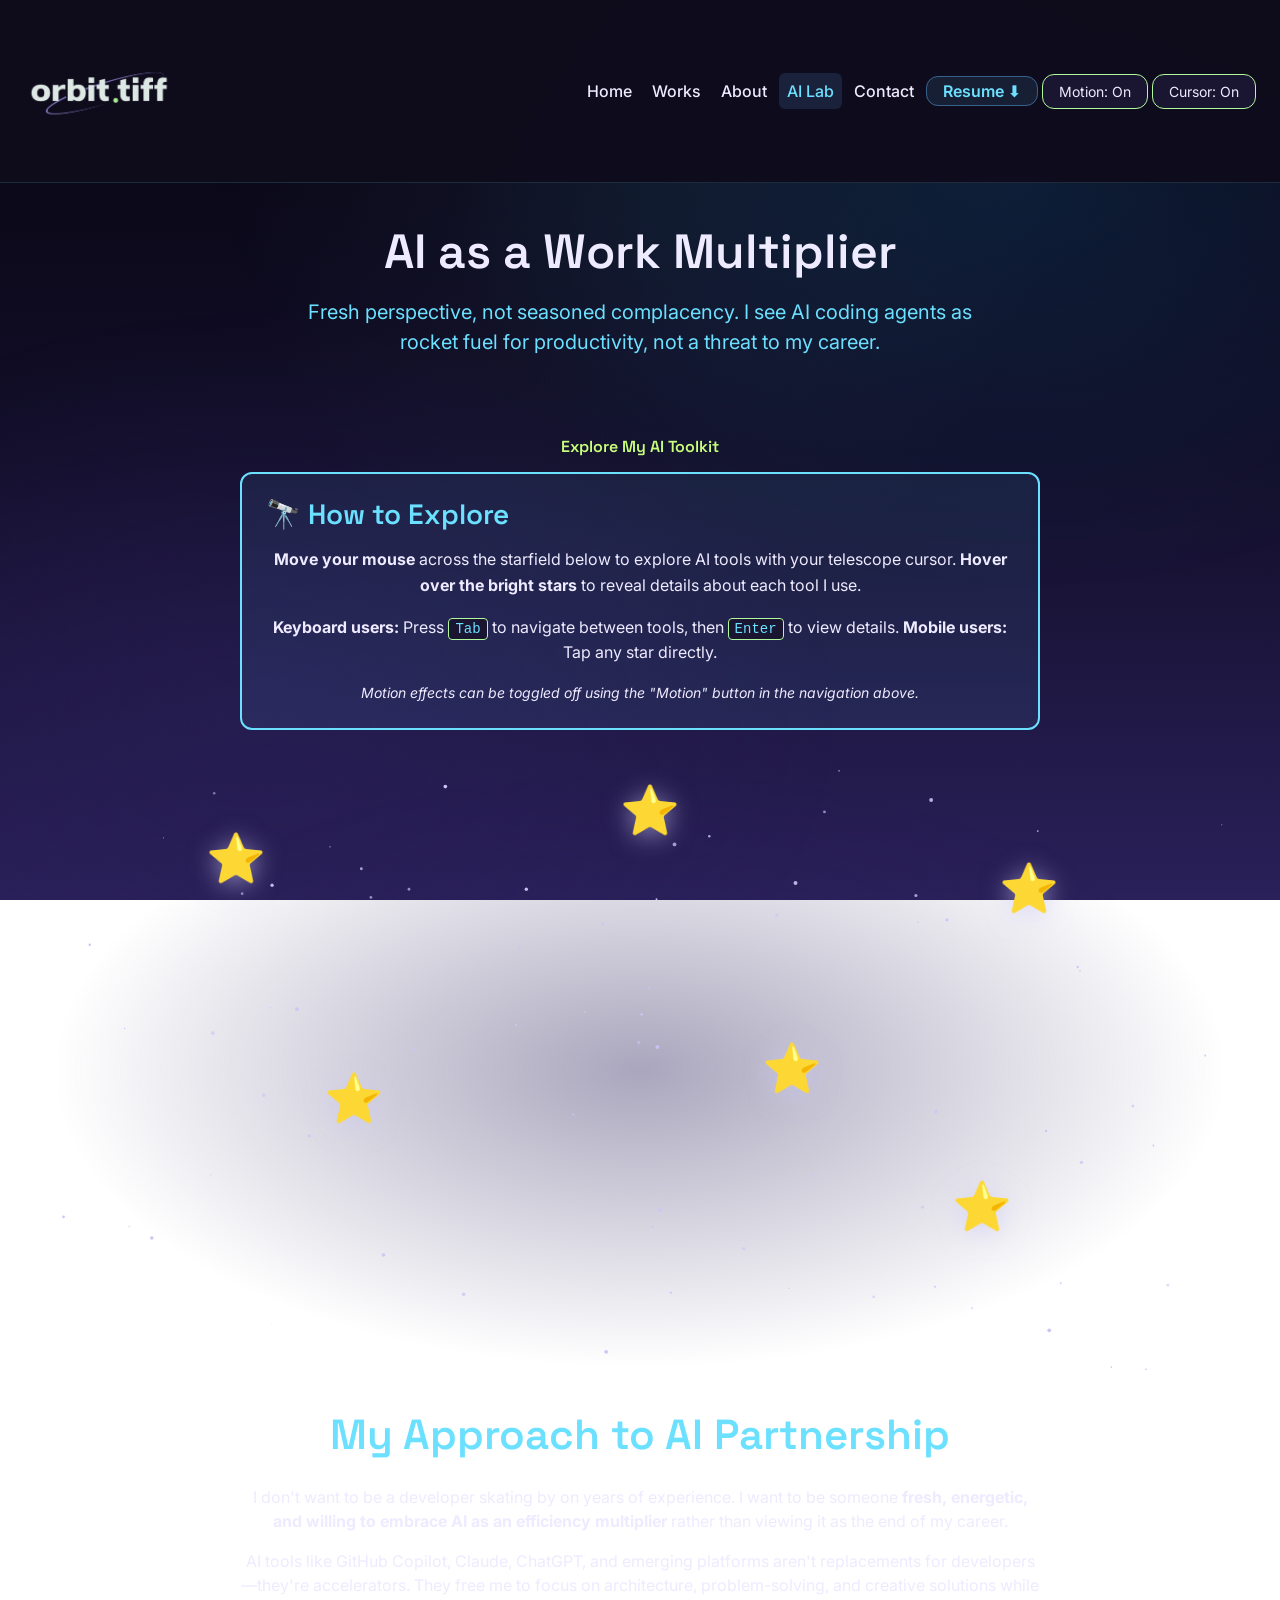
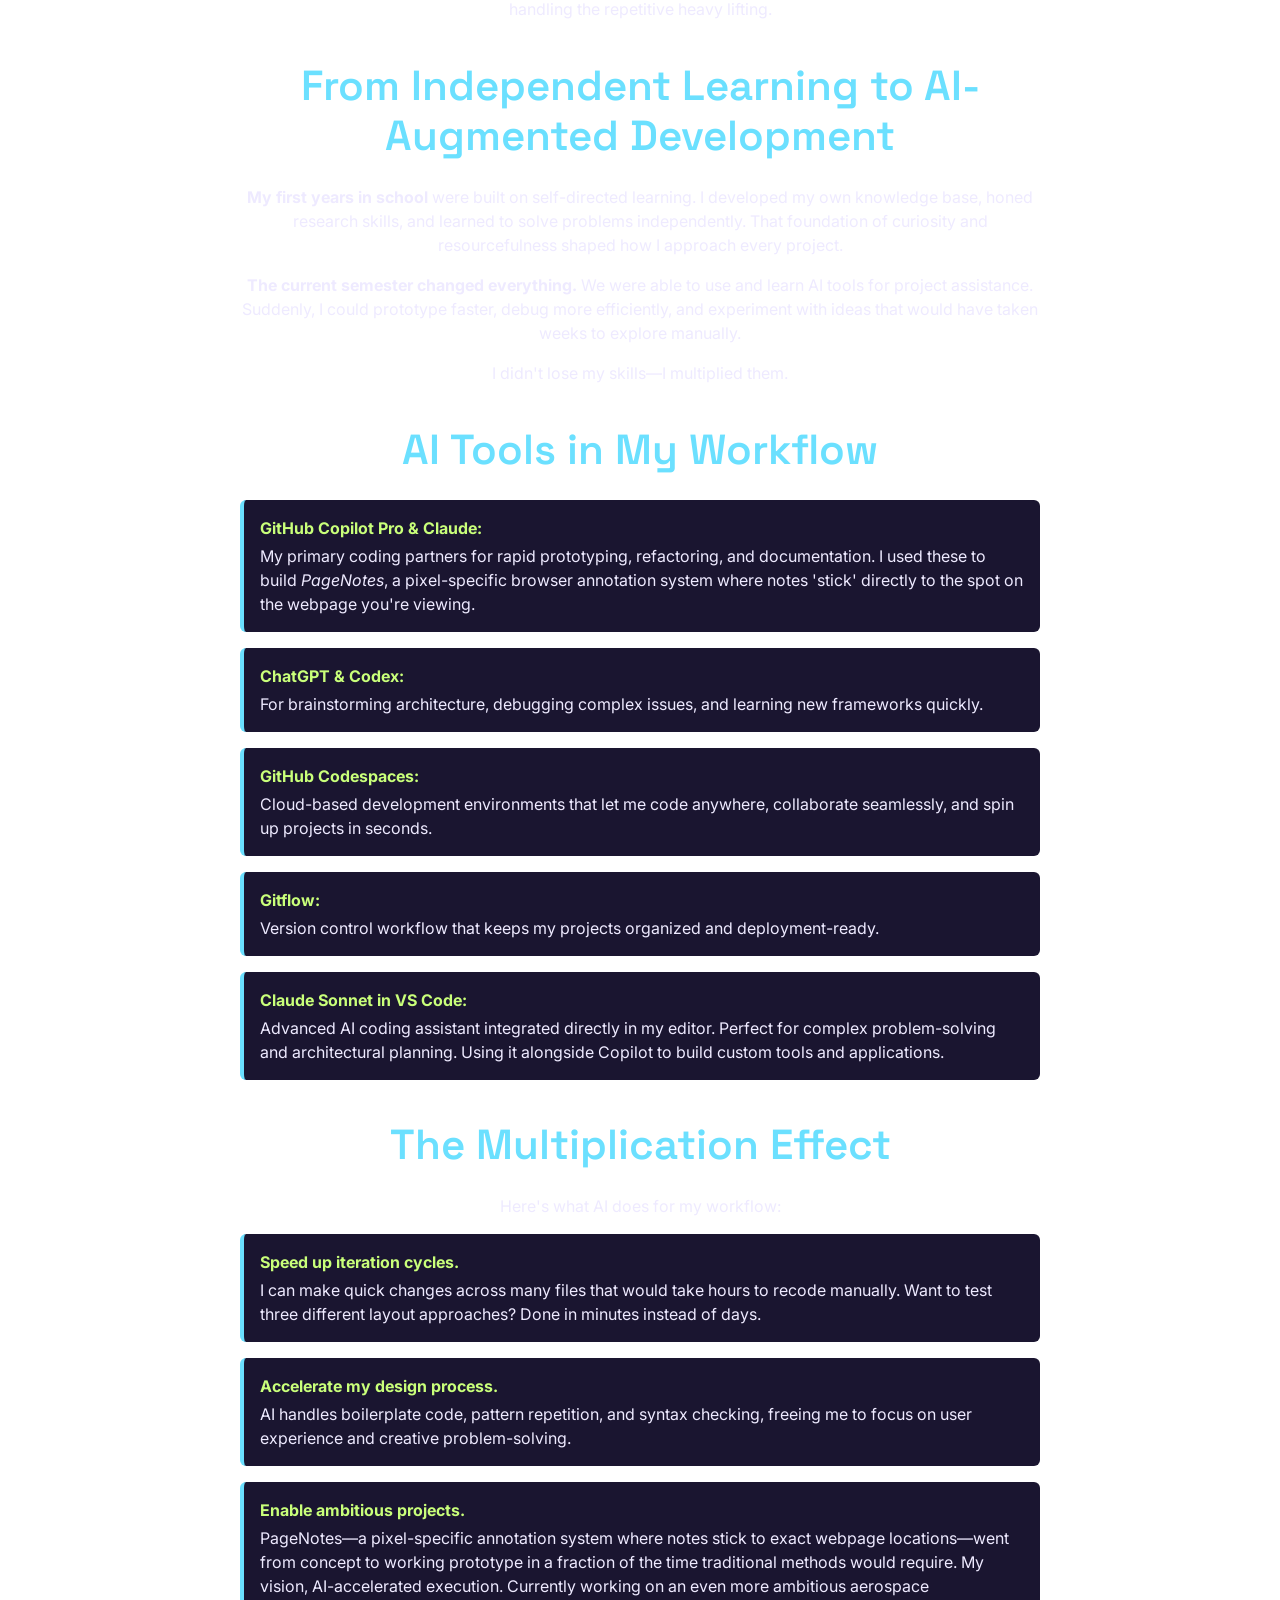
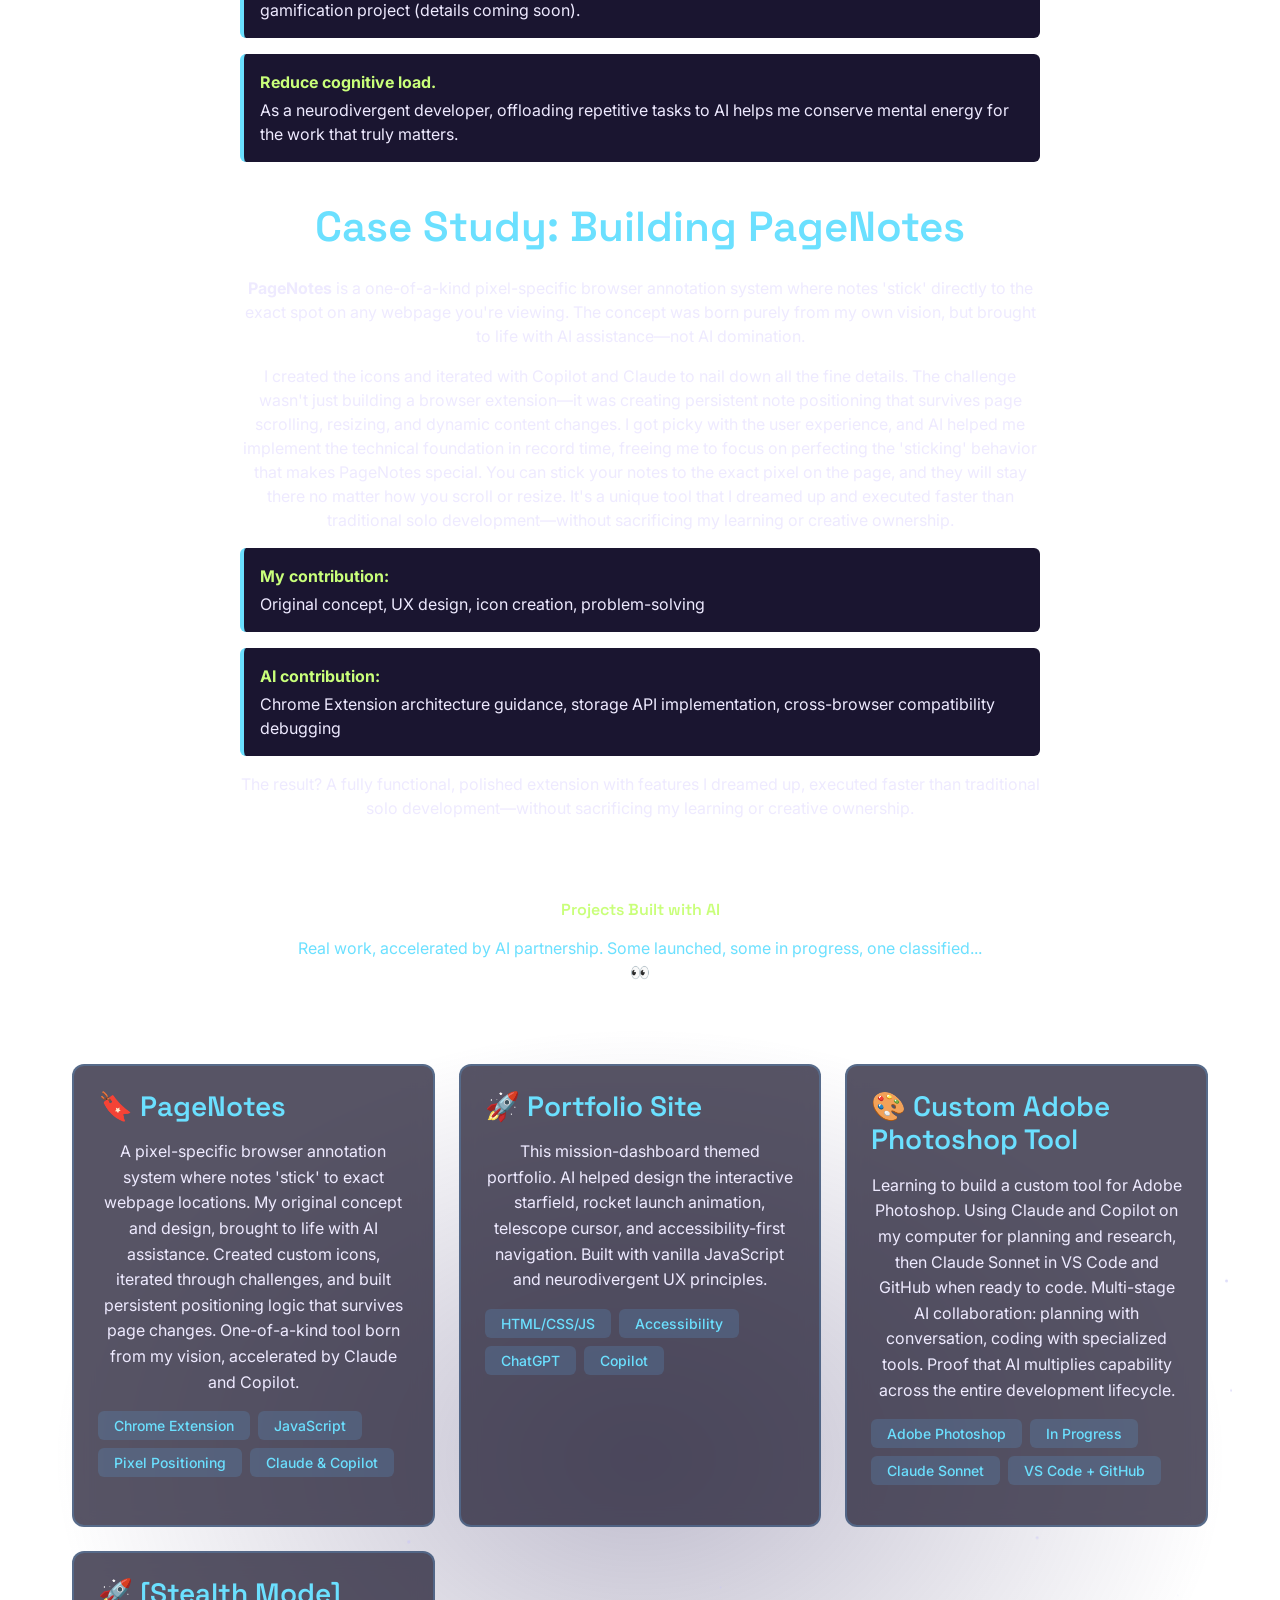
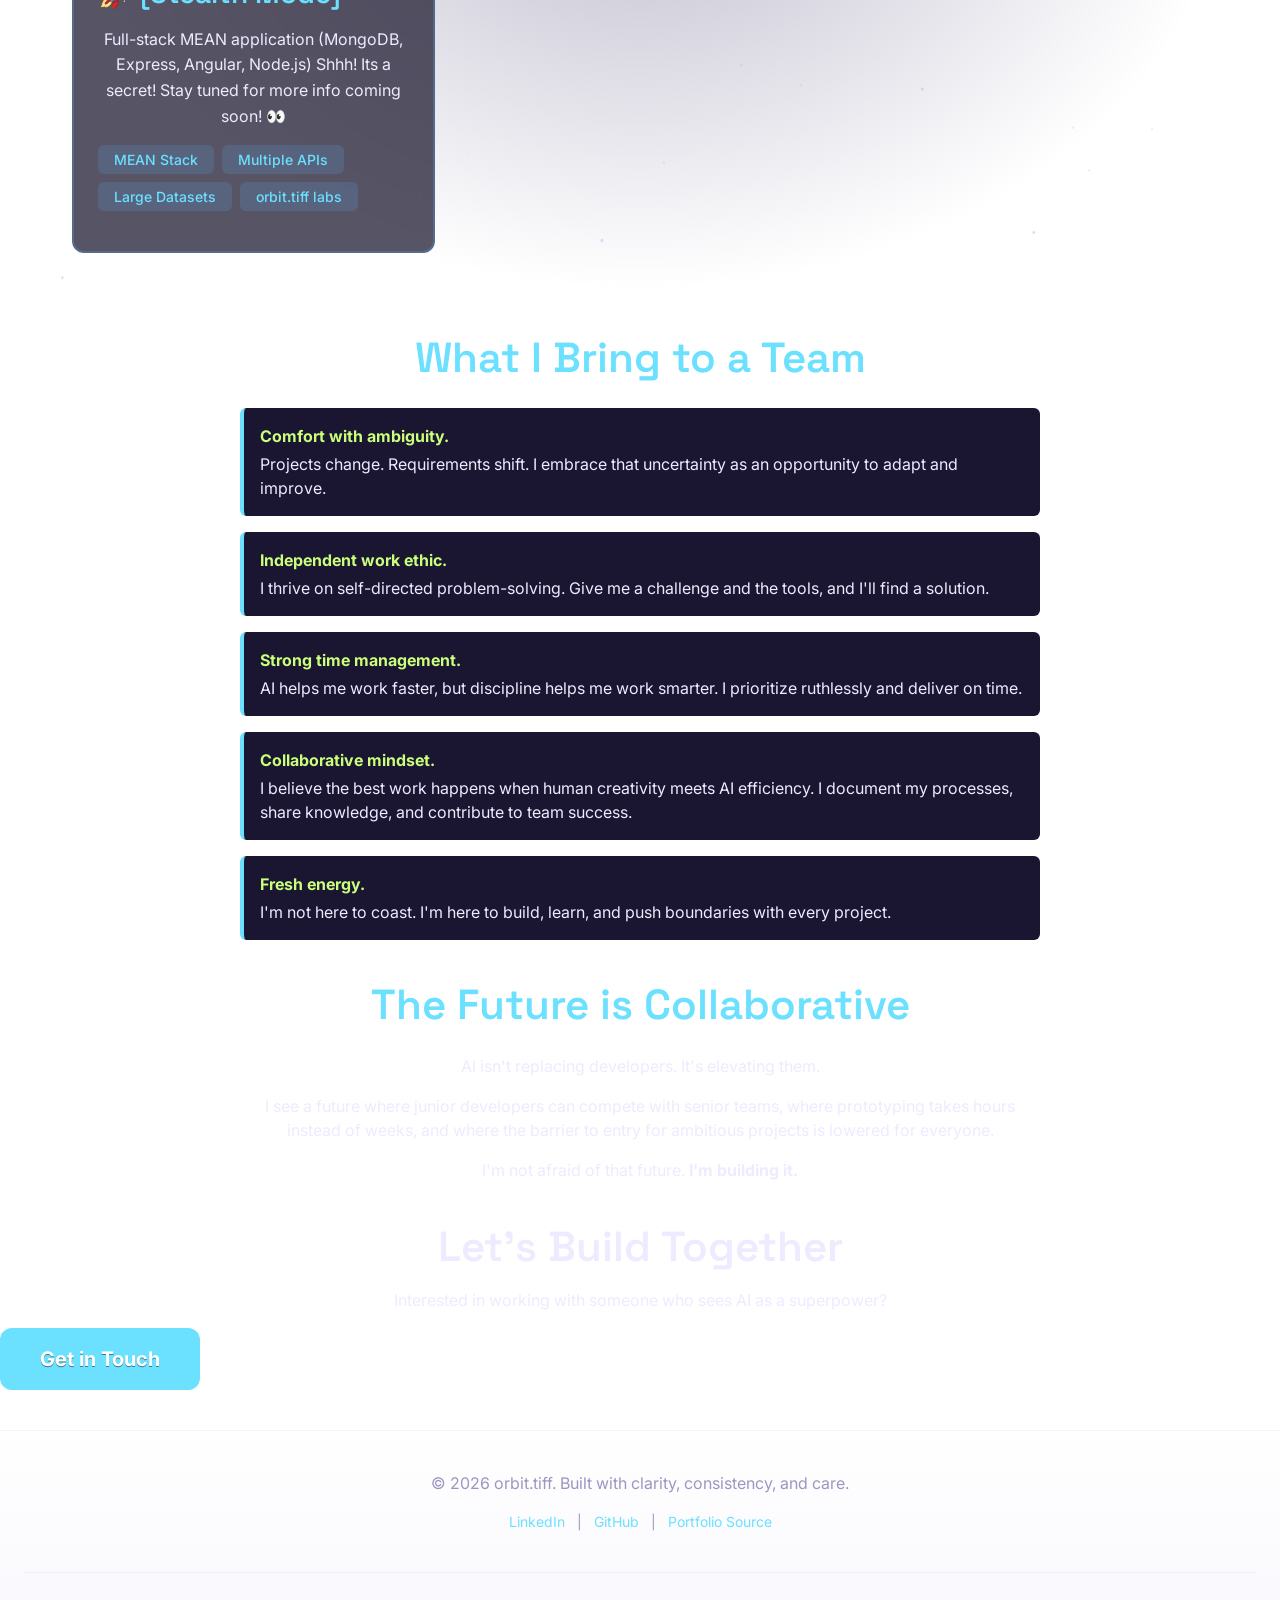
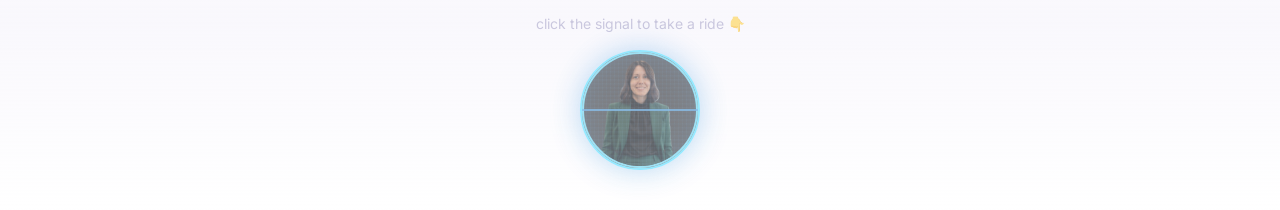
<file: aiPartnership.html>
<!DOCTYPE html>
<html lang="en">
<head>
  <meta charset="UTF-8">
  <meta name="viewport" content="width=device-width, initial-scale=1.0">
  <title>AI Lab — orbit.tiff</title>
  <meta name="description" content="How orbit.tiff leverages AI as a work multiplier - embracing tools like Copilot, Claude, and ChatGPT to accelerate development.">
  
  <!-- Design Tokens & Styles -->
  <link rel="stylesheet" href="styles.css">
  
  <!-- Google Fonts -->
  <link rel="preconnect" href="https://fonts.googleapis.com">
  <link rel="preconnect" href="https://fonts.gstatic.com" crossorigin>
  <link href="https://fonts.googleapis.com/css2?family=Inter:wght@400;500;600;700&family=Space+Grotesk:wght@500;600;700&display=swap" rel="stylesheet">
</head>
<body>
  <a href="#main-content" class="skip-to-main">Skip to main content</a>
  
  <!-- HEADER & NAVIGATION -->
  <header class="site-header">
    <div class="header-container">
      <a href="index.html" class="site-logo">
        <img src="images/logo_transp.png" alt="orbit.tiff logo" class="site-logo-img"> 
      </a>
      
      <button class="hamburger" id="hamburger" aria-label="Open navigation menu" aria-expanded="false" aria-controls="mainNav">
        <span class="bar"></span>
        <span class="bar"></span>
        <span class="bar"></span>
      </button>

      <nav class="main-nav" id="mainNav" role="navigation" aria-label="Main navigation">
        <ul>
          <li><a href="index.html">Home</a></li>
          <li><a href="works.html">Works</a></li>
          <li><a href="about.html">About</a></li>
          <li><a href="aiPartnership.html" class="active">AI Lab</a></li>
          <li><a href="index.html#contact">Contact</a></li>
          <li><a href="index.html#dossier" class="nav-resume">Resume ⬇</a></li>
          <li>
            <button class="motion-toggle" id="motionToggle" aria-label="Toggle motion effects">
              Motion: <span id="motionStatus">On</span>
            </button>
          </li>
          <li>
            <button class="cursor-toggle" id="cursorToggle" aria-label="Toggle cursor decoration">
              Cursor: <span id="cursorStatus">On</span>
            </button>
          </li>
        </ul>
      </nav>
    </div>
  </header>

  <!-- MAIN CONTENT -->
  <main class="main-content" id="main-content">
    
    <!-- AI HERO -->
    <section class="about-hero">
      <h1>AI as a Work Multiplier</h1>
      
      <p class="hero-tagline">
        Fresh perspective, not seasoned complacency. I see AI coding agents as rocket fuel for productivity,
        not a threat to my career.
      </p>
    </section>

    <!-- INTERACTIVE SKYMAP SECTION -->
    <section class="ai-skymap-section">
      <div class="main-content">
        <h2 class="section-title">Explore My AI Toolkit</h2>
        
        <!-- Instructions Box -->
        <div class="skymap-instructions">
          <h3>🔭 How to Explore</h3>
          <p>
            <strong>Move your mouse</strong> across the starfield below to explore AI tools with your telescope cursor. 
            <strong>Hover over the bright stars</strong> to reveal details about each tool I use.
          </p>
          <p>
            <strong>Keyboard users:</strong> Press <kbd>Tab</kbd> to navigate between tools, then <kbd>Enter</kbd> to view details.
            <strong>Mobile users:</strong> Tap any star directly.
          </p>
          <p class="reduce-motion-note">
            Motion effects can be toggled off using the "Motion" button in the navigation above.
          </p>
        </div>

        <!-- Starfield Container -->
        <div class="ai-starfield-container">
          <canvas id="ai-starfield-canvas" aria-hidden="true"></canvas>
          
          <!-- AI Tool Stars -->
          <div class="ai-tools-constellation" role="region" aria-label="AI Tools Gallery">
            
            <!-- GitHub Copilot Star -->
            <button class="ai-star" data-tool="copilot" style="left: 15%; top: 20%;" aria-label="Learn about GitHub Copilot">
              <span class="star-icon">⭐</span>
              <span class="star-label">Copilot</span>
            </button>

            <!-- Claude Star -->
            <button class="ai-star" data-tool="claude" style="left: 50%; top: 12%;" aria-label="Learn about Claude">
              <span class="star-icon">⭐</span>
              <span class="star-label">Claude</span>
            </button>

            <!-- ChatGPT Star -->
            <button class="ai-star" data-tool="chatgpt" style="left: 82%; top: 25%;" aria-label="Learn about ChatGPT">
              <span class="star-icon">⭐</span>
              <span class="star-label">ChatGPT</span>
            </button>

            <!-- GitHub Codespaces Star -->
            <button class="ai-star" data-tool="codespaces" style="left: 25%; top: 60%;" aria-label="Learn about GitHub Codespaces">
              <span class="star-icon">⭐</span>
              <span class="star-label">Codespaces</span>
            </button>

            <!-- Codex Star -->
            <button class="ai-star" data-tool="codex" style="left: 62%; top: 55%;" aria-label="Learn about Codex">
              <span class="star-icon">⭐</span>
              <span class="star-label">Codex</span>
            </button>

            <!-- Always Learning Star -->
            <button class="ai-star" data-tool="always-learning" style="left: 78%; top: 78%;" aria-label="Learn about Continuous Learning">
              <span class="star-icon">⭐</span>
              <span class="star-label">Always Learning</span>
            </button>

          </div>
        </div>

      </div>
    </section>

    <!-- AI CONTENT -->
    <div class="about-content">
      
      <!-- PHILOSOPHY -->
      <section class="about-section">
        <h2>My Approach to AI Partnership</h2>
        <p>
          I don't want to be a developer skating by on years of experience. I want to be someone 
          <strong>fresh, energetic, and willing to embrace AI as an efficiency multiplier</strong> 
          rather than viewing it as the end of my career.
        </p>
        <p>
          AI tools like GitHub Copilot, Claude, ChatGPT, and emerging platforms aren't replacements 
          for developers—they're accelerators. They free me to focus on architecture, problem-solving, 
          and creative solutions while handling the repetitive heavy lifting.
        </p>
      </section>

      <!-- LEARNING JOURNEY -->
      <section class="about-section">
        <h2>From Independent Learning to AI-Augmented Development</h2>
        <p>
          <strong>My first years in school</strong> were built on self-directed learning. I developed 
          my own knowledge base, honed research skills, and learned to solve problems independently. 
          That foundation of curiosity and resourcefulness shaped how I approach every project.
        </p>
        <p>
          <strong>The current semester changed everything.</strong> We were able to use and learn AI tools 
          for project assistance. Suddenly, I could prototype faster, debug more efficiently, and 
          experiment with ideas that would have taken weeks to explore manually.
        </p>
        <p>
          I didn't lose my skills—I multiplied them.
        </p>
      </section>

      <!-- TOOLS I USE -->
      <section class="about-section">
        <h2>AI Tools in My Workflow</h2>
        <ul class="values-list">
          <li>
            <strong>GitHub Copilot Pro & Claude:</strong>
            My primary coding partners for rapid prototyping, refactoring, and documentation. 
            I used these to build <em>PageNotes</em>, a pixel-specific browser annotation system where 
            notes 'stick' directly to the spot on the webpage you're viewing.
          </li>
          <li>
            <strong>ChatGPT & Codex:</strong>
            For brainstorming architecture, debugging complex issues, and learning new frameworks quickly.
          </li>
          <li>
            <strong>GitHub Codespaces:</strong>
            Cloud-based development environments that let me code anywhere, collaborate seamlessly, 
            and spin up projects in seconds.
          </li>
          <li>
            <strong>Gitflow:</strong>
            Version control workflow that keeps my projects organized and deployment-ready.
          </li>
          <li>
            <strong>Claude Sonnet in VS Code:</strong>
            Advanced AI coding assistant integrated directly in my editor. Perfect for complex problem-solving 
            and architectural planning. Using it alongside Copilot to build custom tools and applications.
          </li>
        </ul>
      </section>

      <!-- THE MULTIPLIER EFFECT -->
      <section class="about-section">
        <h2>The Multiplication Effect</h2>
        <p>
          Here's what AI does for my workflow:
        </p>
        <ul class="values-list">
          <li>
            <strong>Speed up iteration cycles.</strong>
            I can make quick changes across many files that would take hours to recode manually. 
            Want to test three different layout approaches? Done in minutes instead of days.
          </li>
          <li>
            <strong>Accelerate my design process.</strong>
            AI handles boilerplate code, pattern repetition, and syntax checking, freeing me to 
            focus on user experience and creative problem-solving.
          </li>
          <li>
            <strong>Enable ambitious projects.</strong>
            PageNotes—a pixel-specific annotation system where notes stick to exact webpage locations—went 
            from concept to working prototype in a fraction of the time traditional methods would require. 
            My vision, AI-accelerated execution. Currently working on an even more ambitious aerospace 
            gamification project (details coming soon).
          </li>
          <li>
            <strong>Reduce cognitive load.</strong>
            As a neurodivergent developer, offloading repetitive tasks to AI helps me conserve mental 
            energy for the work that truly matters.
          </li>
        </ul>
      </section>

      <!-- REAL-WORLD EXAMPLE -->
      <section class="about-section">
        <h2>Case Study: Building PageNotes</h2>
        <p>
          <strong>PageNotes</strong> is a one-of-a-kind pixel-specific browser annotation system where notes 'stick' 
          directly to the exact spot on any webpage you're viewing. The concept was born purely from my own vision, 
          but brought to life with AI assistance—not AI domination.
        </p>
        <p>
          I created the icons and iterated with Copilot and Claude to nail down all the fine details. 
          The challenge wasn't just building a browser extension—it was creating persistent note positioning 
          that survives page scrolling, resizing, and dynamic content changes. I got picky with the user experience, and AI helped me implement the technical foundation in record time, freeing me to focus on perfecting the 'sticking' behavior that makes PageNotes special. You can stick your notes to the exact pixel on the page, and they will stay there no matter how you scroll or resize. It's a unique tool that I dreamed up and executed faster than traditional solo development—without sacrificing my learning or creative ownership.
        </p>
        <ul class="values-list">
          <li><strong>My contribution:</strong> Original concept, UX design, icon creation, problem-solving</li>
          <li><strong>AI contribution:</strong> Chrome Extension architecture guidance, storage API implementation, cross-browser compatibility debugging</li>
        </ul>
        <p>
          The result? A fully functional, polished extension with features I dreamed up, executed faster 
          than traditional solo development—without sacrificing my learning or creative ownership.
        </p>
      </section>

    </div>

    <!-- AI PROJECTS SHOWCASE -->
    <section class="ai-projects-section">
      <div class="main-content">
        <h2 class="section-title">Projects Built with AI</h2>
        <p class="section-intro">Real work, accelerated by AI partnership. Some launched, some in progress, one classified... 👀</p>

        <div class="ai-projects-starfield-container">
          <canvas id="ai-projects-starfield-canvas" aria-hidden="true"></canvas>
          
          <div class="ai-projects-grid" role="region" aria-label="AI-assisted project gallery">
            
            <!-- PageNotes Project -->
            <article class="ai-project-card">
              <h3>🔖 PageNotes</h3>
              <p>
                A pixel-specific browser annotation system where notes 'stick' to exact webpage locations. 
                My original concept and design, brought to life with AI assistance. Created custom icons, 
                iterated through challenges, and built persistent positioning logic that survives page changes. 
                One-of-a-kind tool born from my vision, accelerated by Claude and Copilot.
              </p>
              <div class="project-tags">
                <span class="tag">Chrome Extension</span>
                <span class="tag">JavaScript</span>
                <span class="tag">Pixel Positioning</span>
                <span class="tag">Claude & Copilot</span>
              </div>
            </article>

            <!-- Portfolio Site -->
            <article class="ai-project-card">
              <h3>🚀 Portfolio Site</h3>
              <p>
                This mission-dashboard themed portfolio. AI helped design the interactive starfield, 
                rocket launch animation, telescope cursor, and accessibility-first navigation. Built with 
                vanilla JavaScript and neurodivergent UX principles.
              </p>
              <div class="project-tags">
                <span class="tag">HTML/CSS/JS</span>
                <span class="tag">Accessibility</span>
                <span class="tag">ChatGPT</span>
                <span class="tag">Copilot</span>
              </div>
            </article>

            <!-- Adobe Photoshop Custom Tool -->
            <article class="ai-project-card">
              <h3>🎨 Custom Adobe Photoshop Tool</h3>
              <p>
                Learning to build a custom tool for Adobe Photoshop. Using Claude and Copilot on my computer 
                for planning and research, then Claude Sonnet in VS Code and GitHub when ready to code. 
                Multi-stage AI collaboration: planning with conversation, coding with specialized tools. 
                Proof that AI multiplies capability across the entire development lifecycle.
              </p>
              <div class="project-tags">
                <span class="tag">Adobe Photoshop</span>
                <span class="tag">In Progress</span>
                <span class="tag">Claude Sonnet</span>
                <span class="tag">VS Code + GitHub</span>
              </div>
            </article>

            <!-- Secret Aerospace App -->
            <article class="ai-project-card">
              <h3>🚀 [Stealth Mode]</h3>
              <p>
                Full-stack MEAN application (MongoDB, Express, Angular, Node.js) Shhh! Its a secret! Stay tuned for more info coming soon! 👀
              </p>
              <div class="project-tags">
                <span class="tag">MEAN Stack</span>
                <span class="tag">Multiple APIs</span>
                <span class="tag">Large Datasets</span>
                <span class="tag">orbit.tiff labs</span>
              </div>
            </article>

          </div>
        </div>
      </div>
    </section>

    <!-- AI CONTENT CONTINUED -->
    <div class="about-content">

      <!-- WHAT I BRING -->
      <section class="about-section">
        <h2>What I Bring to a Team</h2>
        <ul class="values-list">
          <li>
            <strong>Comfort with ambiguity.</strong>
            Projects change. Requirements shift. I embrace that uncertainty as an opportunity to adapt 
            and improve.
          </li>
          <li>
            <strong>Independent work ethic.</strong>
            I thrive on self-directed problem-solving. Give me a challenge and the tools, and I'll 
            find a solution.
          </li>
          <li>
            <strong>Strong time management.</strong>
            AI helps me work faster, but discipline helps me work smarter. I prioritize ruthlessly 
            and deliver on time.
          </li>
          <li>
            <strong>Collaborative mindset.</strong>
            I believe the best work happens when human creativity meets AI efficiency. I document my 
            processes, share knowledge, and contribute to team success.
          </li>
          <li>
            <strong>Fresh energy.</strong>
            I'm not here to coast. I'm here to build, learn, and push boundaries with every project.
          </li>
        </ul>
      </section>

      <!-- CLOSING -->
      <section class="about-section">
        <h2>The Future is Collaborative</h2>
        <p>
          AI isn't replacing developers. It's elevating them.
        </p>
        <p>
          I see a future where junior developers can compete with senior teams, where prototyping takes 
          hours instead of weeks, and where the barrier to entry for ambitious projects is lowered 
          for everyone.
        </p>
        <p>
          I'm not afraid of that future. <strong>I'm building it.</strong>
        </p>
      </section>

    </div>

  </main>

  <!-- TELESCOPE FOLLOWER -->
  <div class="telescope-follower" id="telescopeFollower" aria-hidden="true">
    🔭
  </div>

  <!-- AI TOOL POPUP -->
  <div class="popup-overlay" id="aiPopupOverlay"></div>
  <div class="ai-tool-popup" id="aiToolPopup" role="dialog" aria-modal="true">
    <button class="popup-close" id="aiPopupClose" aria-label="Close popup">×</button>
    <div class="popup-content" id="aiPopupContent">
      <!-- Content injected by JavaScript -->
    </div>
  </div>

  <!-- MINIMAL CONTACT CTA -->
  <section class="contact-cta" id="contact">
    <h2>Let's Build Together</h2>
    <p>Interested in working with someone who sees AI as a superpower?</p>
    <a href="mailto:your.email@example.com" class="cta-button">Get in Touch</a>
  </section>

  <!-- FOOTER -->
  <footer class="site-footer">
    <p>&copy; 2026 orbit.tiff. Built with clarity, consistency, and care.</p>
    <p class="footer-links">
      <a href="https://www.linkedin.com/in/tiffanymorganhill" target="_blank" rel="noopener noreferrer" class="footer-link">LinkedIn</a> |
      <a href="https://github.com/TiffanyApril-Dev/" target="_blank" rel="noopener noreferrer" class="footer-link">GitHub</a> |
      <a href="https://github.com/TiffanyApril-Dev/portfolio-site" target="_blank" rel="noopener noreferrer" class="footer-link">Portfolio Source</a>
    </p>
    <div class="easter-egg-container">
      <p class="easter-egg-hint">click the signal to take a ride 👇</p>
      <a href="index.html" class="profile-rocket profile-hologram easter-egg-profile" aria-label="Return home in holographic mode">
        <div class="holo-grid"></div>
        <div class="scan-lines"></div>
        <img src="images/profile_photo.png" alt="orbit.tiff holographic mode" class="profile-image">
        <div class="holo-glitch"></div>
      </a>
    </div>
  </footer>

  <!-- SCRIPTS -->
  <script src="script.js"></script>
    <div class="nav-overlay" id="navOverlay" aria-hidden="true"></div>

</body>
</html>
</file>
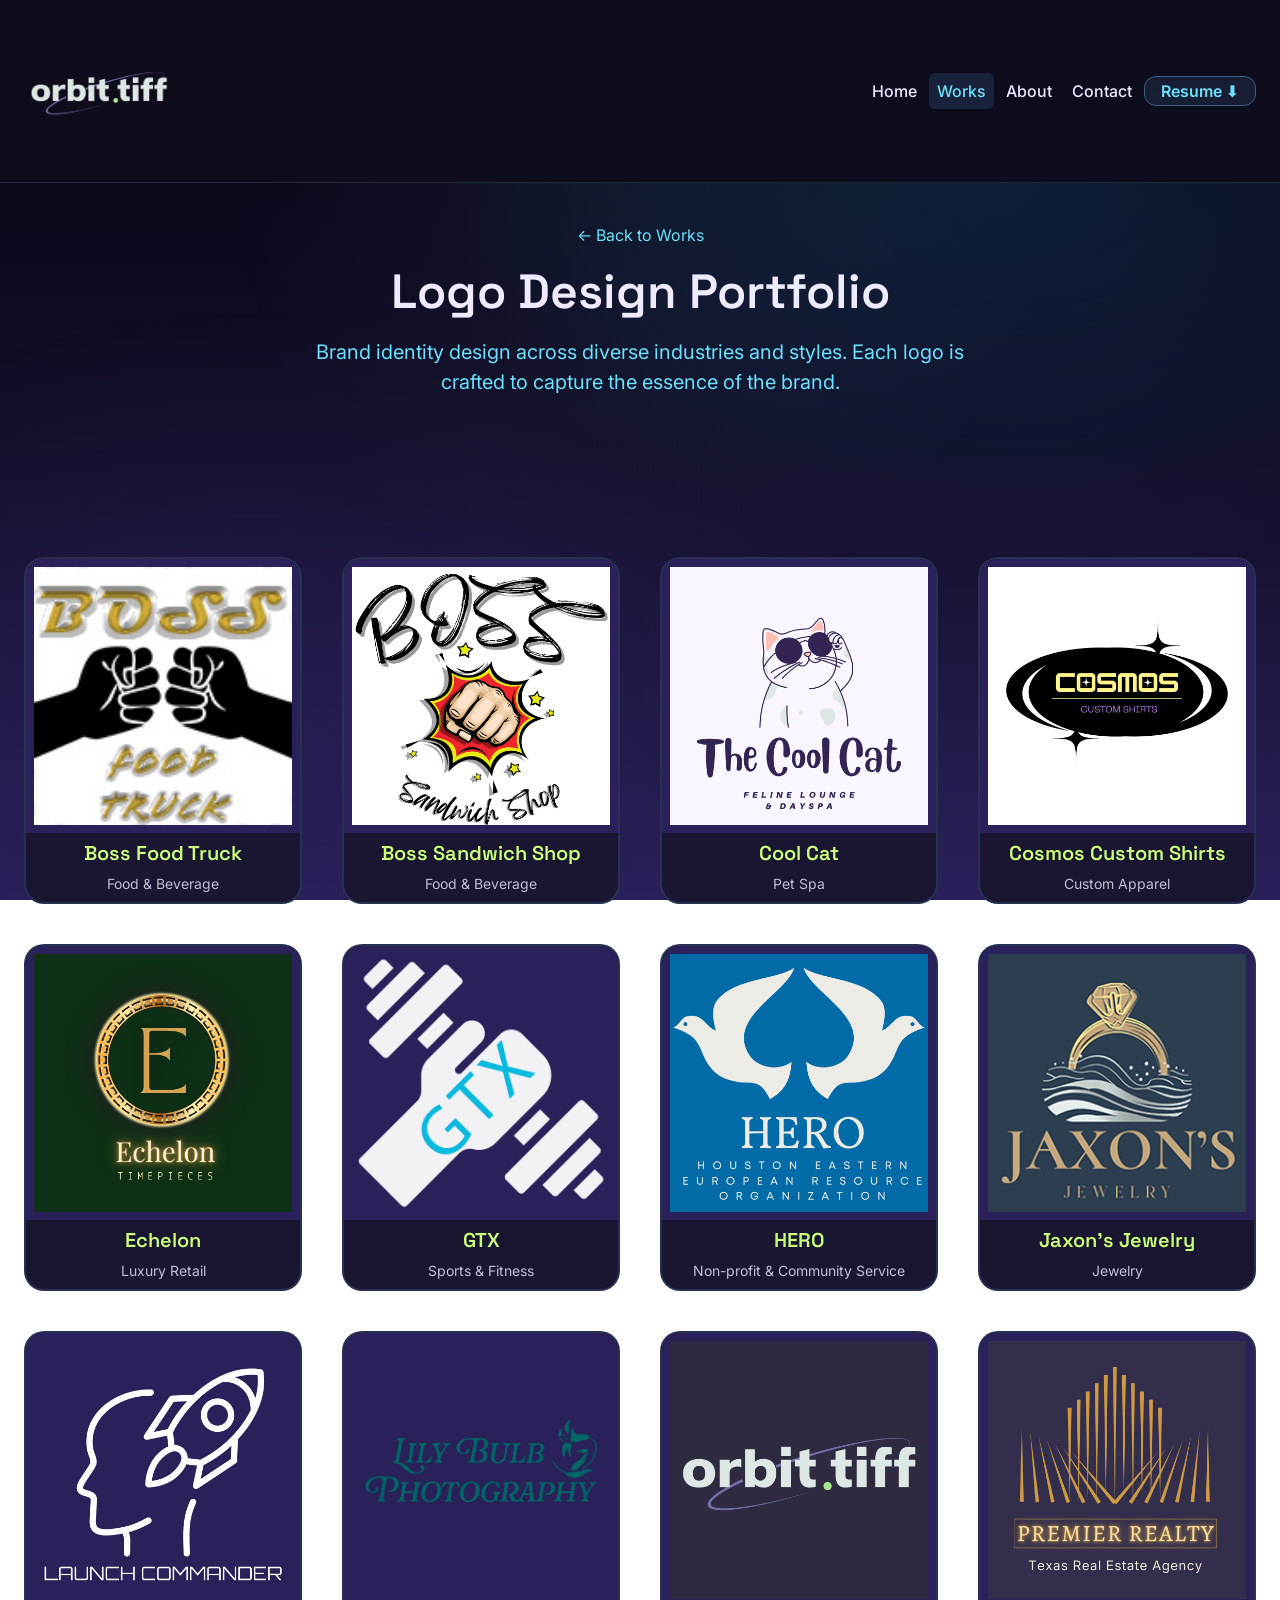
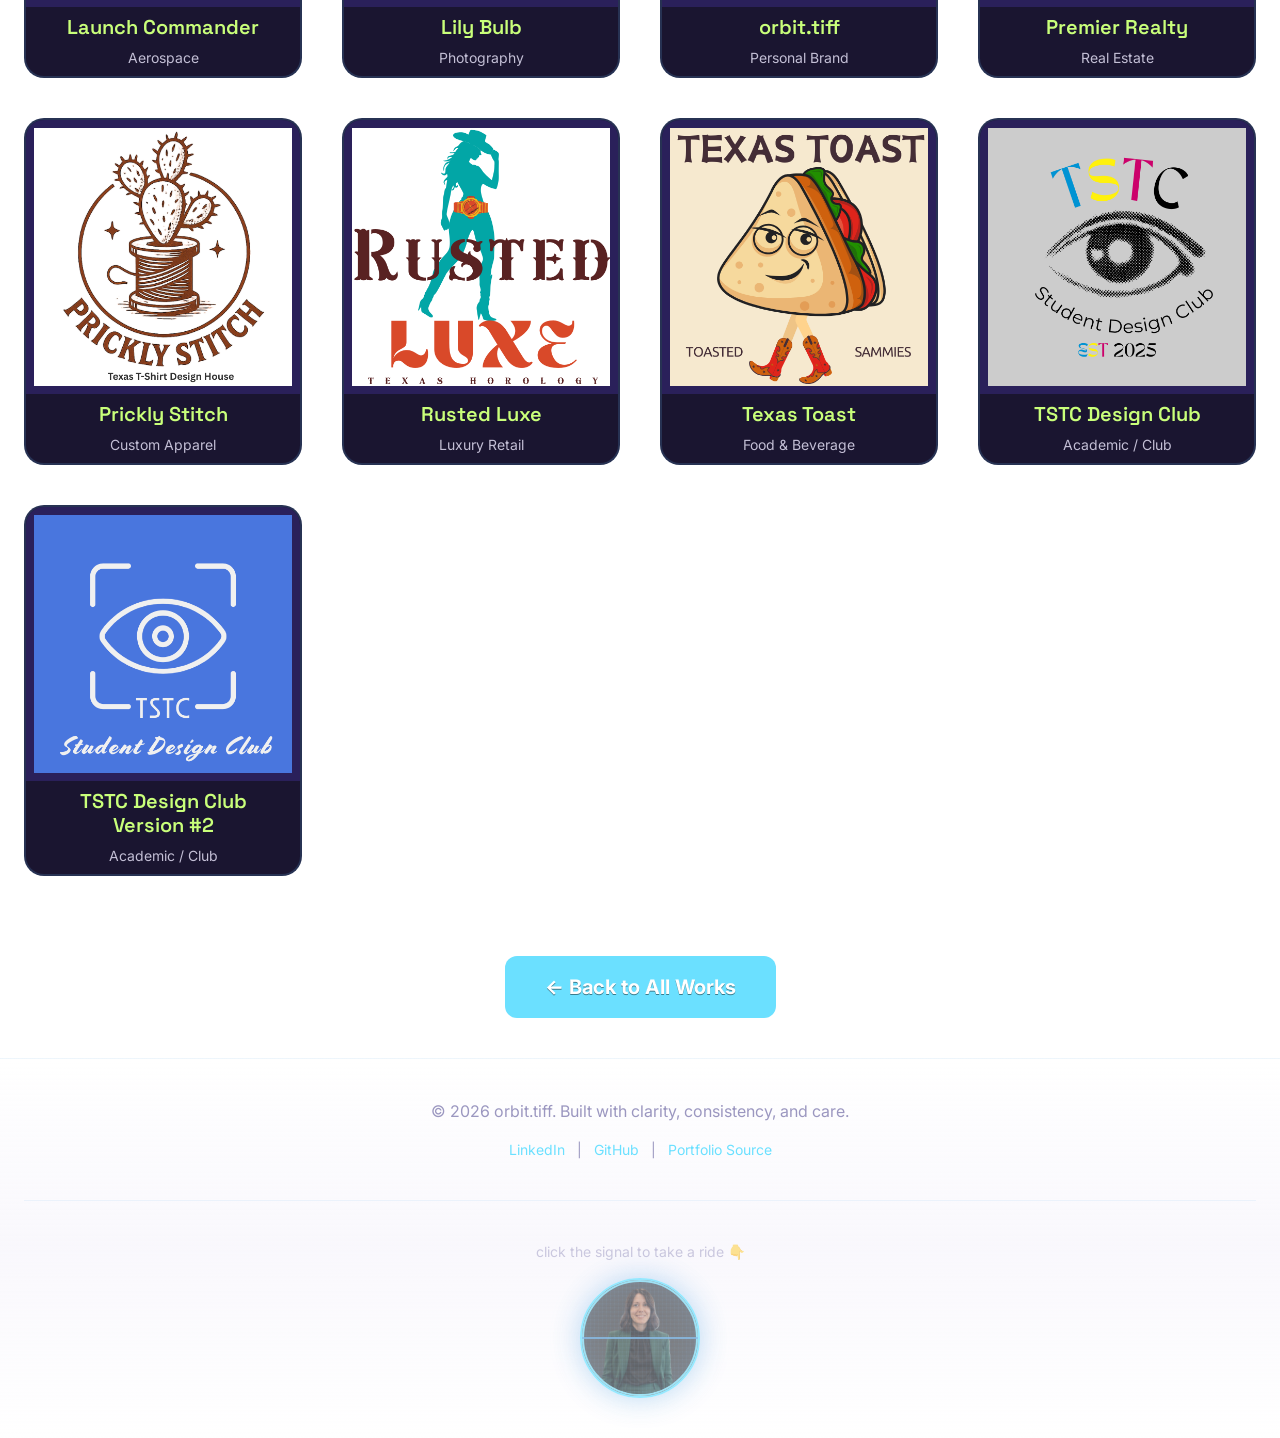
<file: logo-gallery.html>
<!DOCTYPE html>
<html lang="en">
<head>
  <meta charset="UTF-8">
  <meta name="viewport" content="width=device-width, initial-scale=1.0">
  <title>Logo Gallery — orbit.tiff</title>
  <meta name="description" content="Brand identity and logo design portfolio by orbit.tiff">
  
  <!-- Design Tokens & Styles -->
  <link rel="stylesheet" href="styles.css">
  
  <!-- Google Fonts -->
  <link rel="preconnect" href="https://fonts.googleapis.com">
  <link rel="preconnect" href="https://fonts.gstatic.com" crossorigin>
  <link href="https://fonts.googleapis.com/css2?family=Inter:wght@400;500;600;700&family=Space+Grotesk:wght@500;600;700&display=swap" rel="stylesheet">
</head>
<body>
  <a href="#main-content" class="skip-to-main">Skip to main content</a>
  
  <!-- HEADER & NAVIGATION -->
  <header class="site-header">
    <div class="header-container">
      <a href="index.html" class="site-logo">
        <img src="images/logo_transp.png" alt="orbit.tiff logo" class="site-logo-img">
      </a>
      
      <button class="hamburger" id="hamburger" aria-label="Open navigation menu" aria-expanded="false" aria-controls="mainNav">
        <span class="bar"></span>
        <span class="bar"></span>
        <span class="bar"></span>
      </button>

      <nav class="main-nav" id="mainNav" role="navigation" aria-label="Main navigation">
        <ul>
          <li><a href="index.html">Home</a></li>
          <li><a href="works.html" class="active">Works</a></li>
          <li><a href="about.html">About</a></li>
          <li><a href="index.html#contact">Contact</a></li>
          <li><a href="index.html#dossier" class="nav-resume">Resume ⬇</a></li>
        </ul>
      </nav>
    </div>
  </header>

  <!-- MAIN CONTENT -->
  <main class="main-content" id="main-content">
    
    <!-- GALLERY HEADER -->
    <section class="works-header">
      <a href="works.html" class="back-link" style="display: inline-block; margin-bottom: var(--space-md); color: var(--color-accent-primary);">← Back to Works</a>
      <h1>Logo Design Portfolio</h1>
      <p class="hero-tagline">
        Brand identity design across diverse industries and styles. Each logo is crafted to capture the essence of the brand.
      </p>
    </section>

    <!-- LOGO GALLERY GRID -->
    <section class="logo-gallery-section">
      <div class="logo-gallery-grid">

        <!-- Logo 1: Boss Food Truck -->
        <article class="logo-card">
          <div class="logo-image-wrapper">
            <img src="images/marketing/logos/bossFoodTruck.jpg" alt="Boss Food Truck logo">
          </div>
          <div class="logo-info">
            <h3>Boss Food Truck</h3>
            <p class="logo-description">Food &amp; Beverage</p>
          </div>
        </article>

        <!-- Logo 2: Boss Sandwich Shop -->
        <article class="logo-card">
          <div class="logo-image-wrapper">
            <img src="images/marketing/logos/bossSS.png" alt="Boss Sandwich Shop logo">
          </div>
          <div class="logo-info">
            <h3>Boss Sandwich Shop</h3>
            <p class="logo-description">Food &amp; Beverage</p>
          </div>
        </article>

        <!-- Logo 3: Cool Cat -->
        <article class="logo-card">
          <div class="logo-image-wrapper">
            <img src="images/marketing/logos/coolCat.png" alt="Cool Cat logo">
          </div>
          <div class="logo-info">
            <h3>Cool Cat</h3>
            <p class="logo-description">Pet Spa</p>
          </div>
        </article>

        <!-- Logo: Cosmos Custom Shirts -->
        <article class="logo-card">
          <div class="logo-image-wrapper">
            <img src="images/marketing/logos/Cosmos.png" alt="Cosmos Custom Shirts logo">
          </div>
          <div class="logo-info">
            <h3>Cosmos Custom Shirts</h3>
            <p class="logo-description">Custom Apparel</p>
          </div>
        </article>

        <!-- Logo 4: Echelon -->
        <article class="logo-card">
          <div class="logo-image-wrapper">
            <img src="images/marketing/logos/Echelon.png" alt="Echelon logo">
          </div>
          <div class="logo-info">
            <h3>Echelon</h3>
            <p class="logo-description">Luxury Retail</p>
          </div>
        </article>

        <!-- Logo 5: GTX -->
        <article class="logo-card">
          <div class="logo-image-wrapper">
            <img src="images/marketing/logos/GTX.png" alt="GTX logo">
          </div>
          <div class="logo-info">
            <h3>GTX</h3>
            <p class="logo-description">Sports &amp; Fitness</p>
          </div>
        </article>

        <!-- Logo 6: HERO -->
        <article class="logo-card">
          <div class="logo-image-wrapper">
            <img src="images/marketing/logos/HERO.png" alt="HERO logo">
          </div>
          <div class="logo-info">
            <h3>HERO</h3>
            <p class="logo-description">Non-profit &amp; Community Service</p>
          </div>
        </article>

        <!-- Logo 7: Jaxon's Jewelry -->
        <article class="logo-card">
          <div class="logo-image-wrapper">
            <img src="images/marketing/logos/jaxons.png" alt="Jaxon's Jewelry logo">
          </div>
          <div class="logo-info">
            <h3>Jaxon's Jewelry</h3>
            <p class="logo-description">Jewelry</p>
          </div>
        </article>

        <!-- Logo 8: Launch Commander -->
        <article class="logo-card">
          <div class="logo-image-wrapper">
            <img src="images/marketing/logos/launchCommander.png" alt="Launch Commander logo">
          </div>
          <div class="logo-info">
            <h3>Launch Commander</h3>
            <p class="logo-description">Aerospace</p>
          </div>
        </article>

        <!-- Logo 9: Lily Bulb -->
        <article class="logo-card">
          <div class="logo-image-wrapper">
            <img src="images/marketing/logos/lilyBulb.png" alt="Lily Bulb logo">
          </div>
          <div class="logo-info">
            <h3>Lily Bulb</h3>
            <p class="logo-description">Photography</p>
          </div>
        </article>

        <!-- Logo 10: orbit.tiff -->
        <article class="logo-card">
          <div class="logo-image-wrapper">
            <img src="images/marketing/logos/orbit.tiff.png" alt="orbit.tiff personal brand logo">
          </div>
          <div class="logo-info">
            <h3>orbit.tiff</h3>
            <p class="logo-description">Personal Brand</p>
          </div>
        </article>

        <!-- Logo 11: Premier Realty -->
        <article class="logo-card">
          <div class="logo-image-wrapper">
            <img src="images/marketing/logos/premierRealty.png" alt="Premier Realty logo">
          </div>
          <div class="logo-info">
            <h3>Premier Realty</h3>
            <p class="logo-description">Real Estate</p>
          </div>
        </article>

        <!-- Logo 12: Prickly Stitch -->
        <article class="logo-card">
          <div class="logo-image-wrapper">
            <img src="images/marketing/logos/pricklyStitch.png" alt="Prickly Stitch logo">
          </div>
          <div class="logo-info">
            <h3>Prickly Stitch</h3>
            <p class="logo-description">Custom Apparel</p>
          </div>
        </article>

        <!-- Logo 13: Rusted Luxe -->
        <article class="logo-card">
          <div class="logo-image-wrapper">
            <img src="images/marketing/logos/rustedLuxe.png" alt="Rusted Luxe logo">
          </div>
          <div class="logo-info">
            <h3>Rusted Luxe</h3>
            <p class="logo-description">Luxury Retail</p>
          </div>
        </article>

        <!-- Logo 14: Texas Toast -->
        <article class="logo-card">
          <div class="logo-image-wrapper">
            <img src="images/marketing/logos/texasToast.png" alt="Texas Toast logo">
          </div>
          <div class="logo-info">
            <h3>Texas Toast</h3>
            <p class="logo-description">Food &amp; Beverage</p>
          </div>
        </article>

        <!-- Logo 15: TSTC Design Club -->
        <article class="logo-card">
          <div class="logo-image-wrapper">
            <img src="images/marketing/logos/studentDC.png" alt="TSTC Design Club logo">
          </div>
          <div class="logo-info">
            <h3>TSTC Design Club</h3>
            <p class="logo-description">Academic / Club</p>
          </div>
        </article>

        <!-- Logo 16: Student Design CLub logo Version two -->
        <article class="logo-card">
          <div class="logo-image-wrapper">
            <img src="images/marketing/logos/designClubV2.png" alt="TSTC Design Club logo version two">
          </div>
          <div class="logo-info">
            <h3>TSTC Design Club Version #2</h3>
            <p class="logo-description">Academic / Club</p>
          </div>
        </article>


        <!-- ==========================================
          TO ADD A NEW LOGO — copy the block below,
          paste it above this comment, and fill in:
            - src:   images/marketing/logos/yourFile.png
            - alt:   Brand Name logo
            - h3:    Brand Name
            - p:     Industry or description
        =========================================== -->
        <!--
        <article class="logo-card">
          <div class="logo-image-wrapper">
            <img src="images/marketing/logos/yourFile.png" alt="Brand Name logo">
          </div>
          <div class="logo-info">
            <h3>Brand Name</h3>
            <p class="logo-description">Industry or description</p>
          </div>
        </article>
        -->

      </div>
    </section>

    <!-- BACK TO WORKS BUTTON -->
    <div style="text-align: center; margin: var(--space-xl) 0;">
      <a href="works.html" class="cta-button">← Back to All Works</a>
    </div>

  </main>

  <!-- FOOTER -->
  <footer class="site-footer">
    <p>&copy; 2026 orbit.tiff. Built with clarity, consistency, and care.</p>
    <p class="footer-links">
      <a href="https://www.linkedin.com/in/tiffanymorganhill" target="_blank" rel="noopener noreferrer" class="footer-link">LinkedIn</a> |
      <a href="https://github.com/TiffanyApril-Dev/" target="_blank" rel="noopener noreferrer" class="footer-link">GitHub</a> |
      <a href="https://github.com/TiffanyApril-Dev/portfolio-site" target="_blank" rel="noopener noreferrer" class="footer-link">Portfolio Source</a>
    </p>
    <div class="easter-egg-container">
      <p class="easter-egg-hint">click the signal to take a ride 👇</p>
      <a href="index.html" class="profile-rocket profile-hologram easter-egg-profile" aria-label="Return home in holographic mode">
        <div class="holo-grid"></div>
        <div class="scan-lines"></div>
        <img src="images/profile_photo.png" alt="orbit.tiff holographic mode" class="profile-image">
        <div class="holo-glitch"></div>
      </a>
    </div>
  </footer>

  <!-- SCRIPTS -->
  <script src="script.js"></script>

  <!-- TELESCOPE FOLLOWER -->
  <div class="telescope-follower" id="telescopeFollower" aria-hidden="true">
    🔭
  </div>
  <div class="nav-overlay" id="navOverlay" aria-hidden="true"></div>

</body>
</html>
</file>
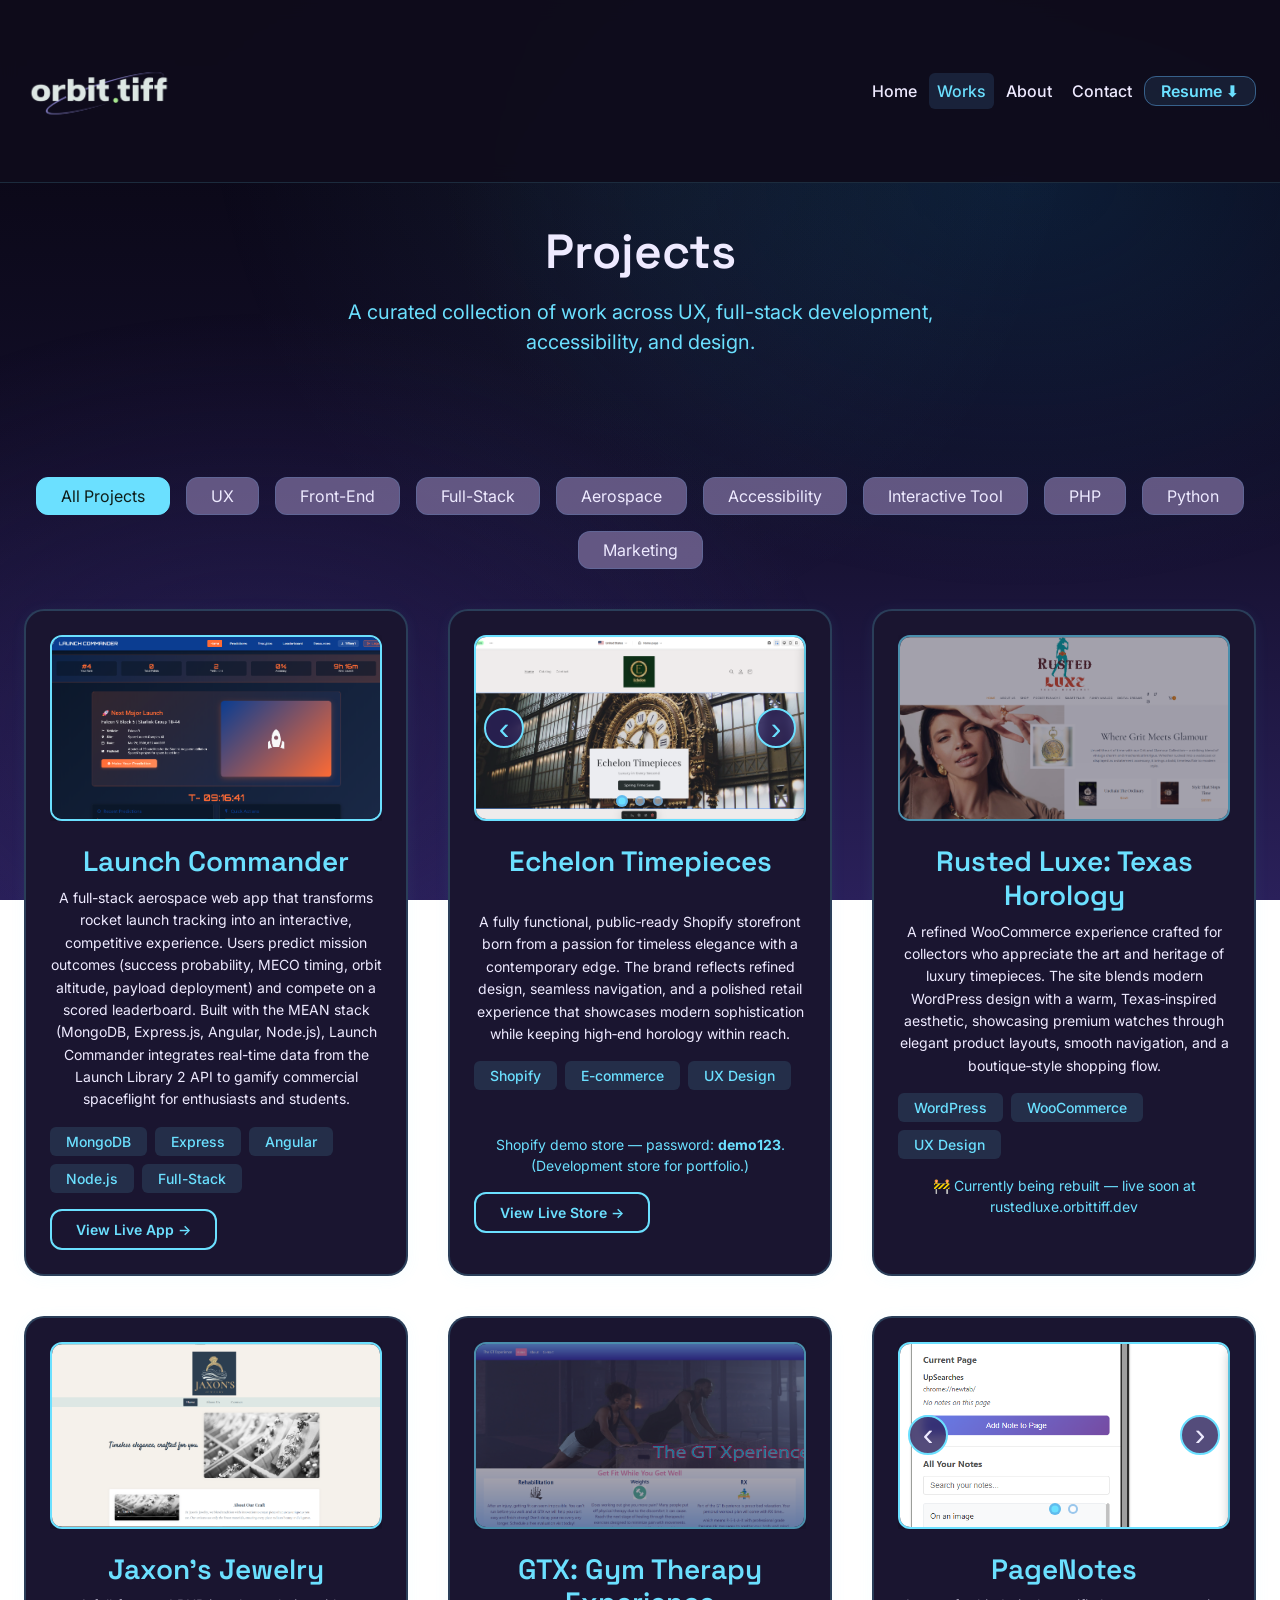
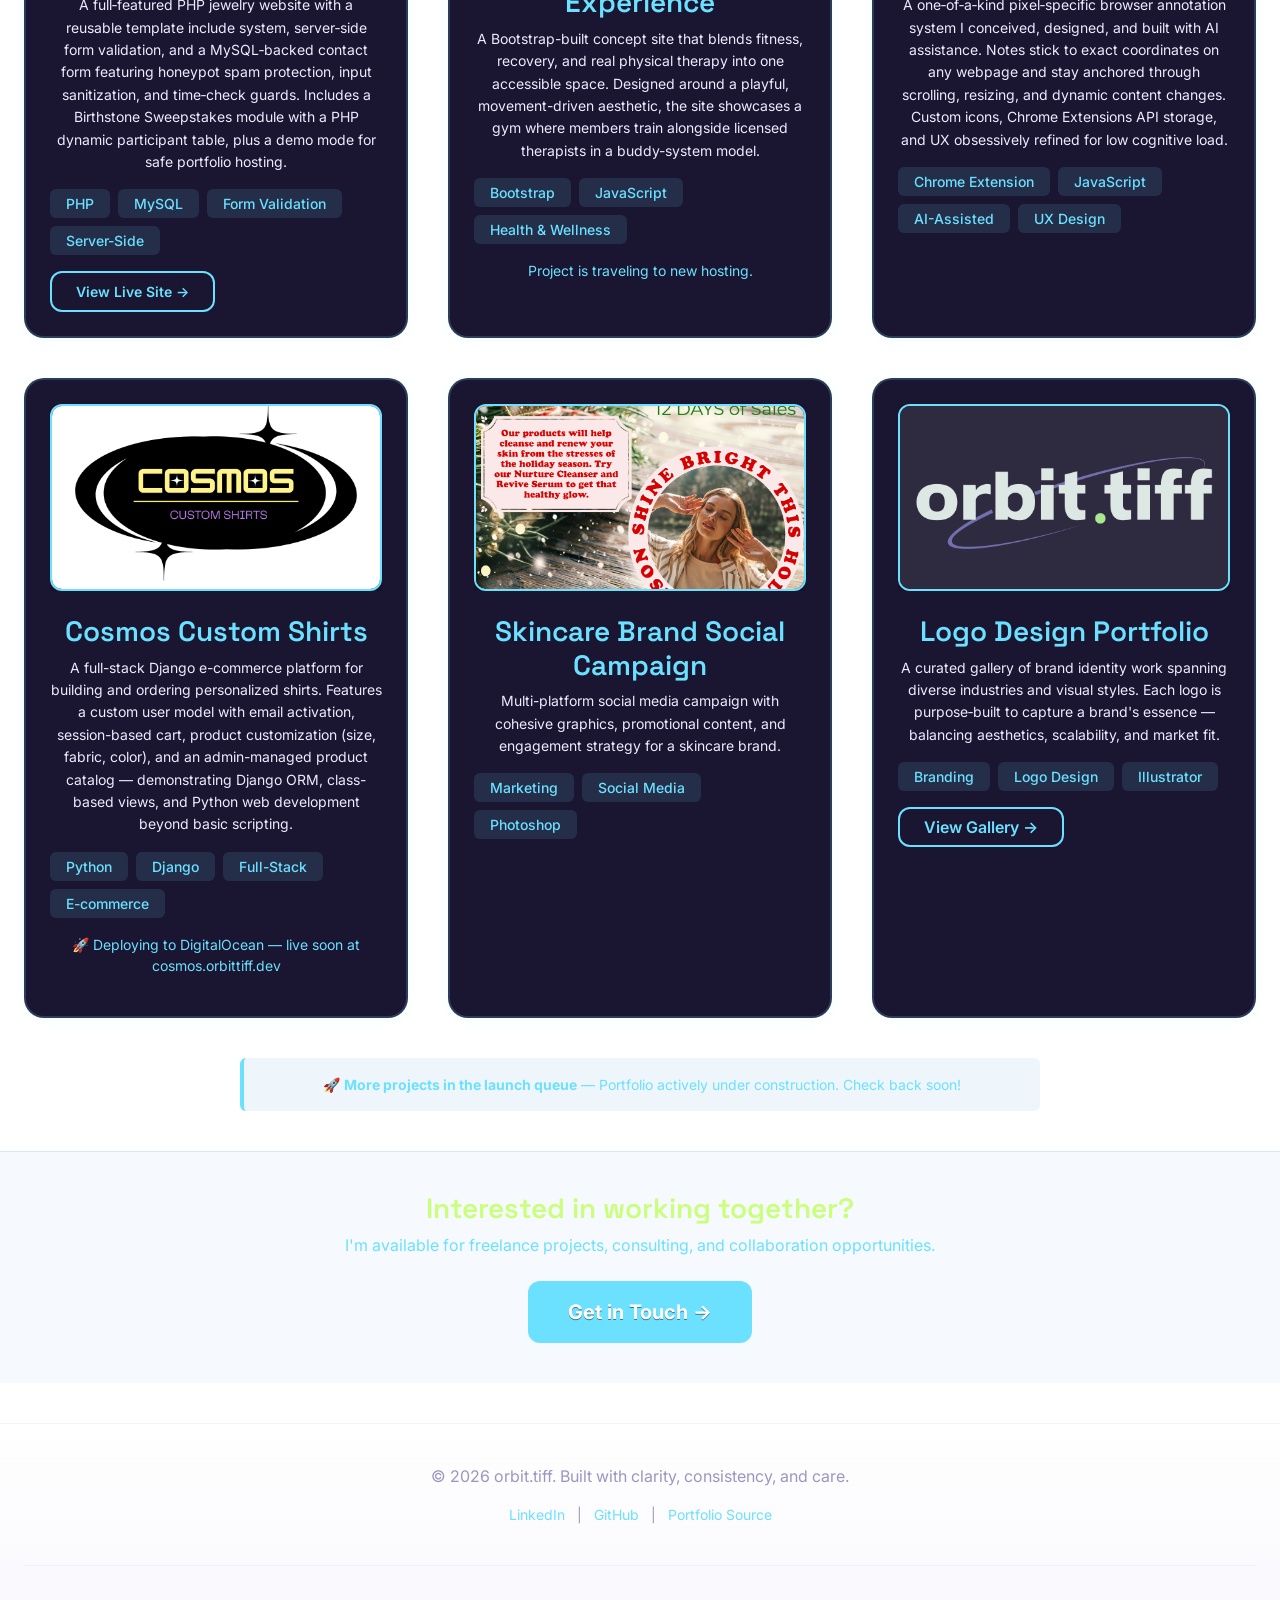
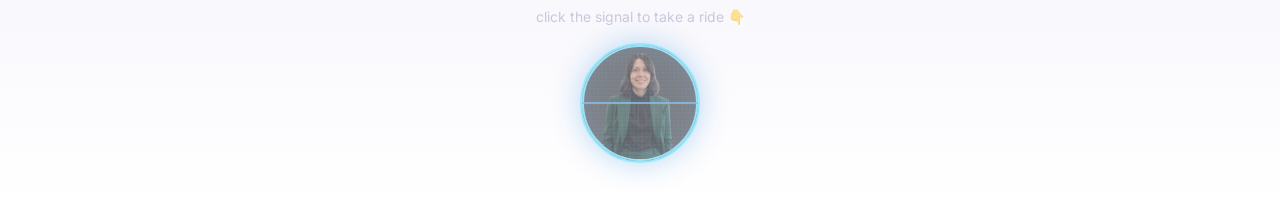
<file: works.html>
<!DOCTYPE html>
<html lang="en">
<head>
  <meta charset="UTF-8">
  <meta name="viewport" content="width=device-width, initial-scale=1.0">
  <title>Works — orbit.tiff</title>
  <meta name="description" content="Explore projects in UX, front-end development, accessibility, and full-stack development.">
  
  <!-- Design Tokens & Styles -->
  <link rel="stylesheet" href="styles.css">
  
  <!-- Google Fonts -->
  <link rel="preconnect" href="https://fonts.googleapis.com">
  <link rel="preconnect" href="https://fonts.gstatic.com" crossorigin>
  <link href="https://fonts.googleapis.com/css2?family=Inter:wght@400;500;600;700&family=Space+Grotesk:wght@500;600;700&display=swap" rel="stylesheet">
</head>
<body>
  <a href="#main-content" class="skip-to-main">Skip to main content</a>
  
  <!-- HEADER & NAVIGATION -->
  <header class="site-header">
    <div class="header-container">
      <a href="index.html" class="site-logo">
        <img src="images/logo_transp.png" alt="orbit.tiff logo" class="site-logo-img">
      </a>
      
      <button class="hamburger" id="hamburger" aria-label="Open navigation menu" aria-expanded="false" aria-controls="mainNav">
        <span class="bar"></span>
        <span class="bar"></span>
        <span class="bar"></span>
      </button>

      <nav class="main-nav" id="mainNav" role="navigation" aria-label="Main navigation">
        <ul>
          <li><a href="index.html">Home</a></li>
          <li><a href="works.html" class="active">Works</a></li>
          <li><a href="about.html">About</a></li>
          <li><a href="index.html#contact">Contact</a></li>
          <li><a href="index.html#dossier" class="nav-resume">Resume ⬇</a></li>
        </ul>
      </nav>
    </div>
  </header>

  <!-- MAIN CONTENT -->
  <main class="main-content" id="main-content">
    
    <!-- WORKS HEADER -->
    <section class="works-header">
      <h1>Projects</h1>
      <p class="hero-tagline">
        A curated collection of work across UX, full-stack development, accessibility, and design.
      </p>
    </section>

    <!-- FILTER BAR -->
    <div class="filter-bar" role="group" aria-label="Project filters">
      <button class="filter-button active" data-filter="all">All Projects</button>
      <button class="filter-button" data-filter="ux">UX</button>
      <button class="filter-button" data-filter="frontend">Front-End</button>
      <button class="filter-button" data-filter="fullstack">Full-Stack</button>
      <button class="filter-button" data-filter="aerospace">Aerospace</button>
      <button class="filter-button" data-filter="accessibility">Accessibility</button>
      <button class="filter-button" data-filter="interactive">Interactive Tool</button>
      <button class="filter-button" data-filter="php">PHP</button>
      <button class="filter-button" data-filter="python">Python</button>
      <button class="filter-button" data-filter="marketing">Marketing</button>
    </div>

    <!-- PROJECTS GRID -->
    <section class="projects-grid" aria-label="Project showcase">
      
      <!-- Project: Launch Commander -->
      <article class="mission-card" data-tags="fullstack frontend aerospace">
        <div class="project-image-wrapper">
          <a href="https://launchcommander.tech" target="_blank" rel="noopener noreferrer">
            <img src="images/projects/launchCommander.png" alt="Launch Commander app preview" class="project-image">
          </a>
        </div>
        <h3>Launch Commander</h3>
          <p class="mission-statement">
            A full-stack aerospace web app that transforms rocket launch tracking into an interactive, competitive experience. Users predict mission outcomes (success probability, MECO timing, orbit altitude, payload deployment) and compete on a scored leaderboard. Built with the MEAN stack (MongoDB, Express.js, Angular, Node.js), Launch Commander integrates real-time data from the Launch Library 2 API to gamify commercial spaceflight for enthusiasts and students.
          </p>
        <div class="mission-tags">
          <span class="tag">MongoDB</span>
          <span class="tag">Express</span>
          <span class="tag">Angular</span>
          <span class="tag">Node.js</span>
          <span class="tag">Full-Stack</span>
        </div>
        <a href="https://launchcommander.tech" target="_blank" rel="noopener noreferrer" class="mission-cta">View Live App →</a>
      </article>

      <!-- Project 2: Echelon Timepieces -->
      <article class="mission-card" data-tags="frontend ux">
        <div class="project-image-wrapper">
          <a href="https://echelon-timepieces.myshopify.com" target="_blank" rel="noopener noreferrer" class="carousel-link">
            <div class="project-carousel" data-carousel="works-card2">
              <div class="carousel-track">
                <img src="images/projects/card2-img1.png" alt="Echelon Timepieces - View 1" class="project-image">
                <img src="images/projects/card2-img2.png" alt="Echelon Timepieces - View 2" class="project-image">
                <img src="images/projects/card2-img3.png" alt="Echelon Timepieces - View 3" class="project-image">
              </div>
              <button class="carousel-btn carousel-prev" aria-label="Previous image">‹</button>
              <button class="carousel-btn carousel-next" aria-label="Next image">›</button>
              <div class="carousel-dots">
                <button class="carousel-dot active" aria-label="Image 1"></button>
                <button class="carousel-dot" aria-label="Image 2"></button>
                <button class="carousel-dot" aria-label="Image 3"></button>
              </div>
            </div>
          </a>
        </div>
        <h3>Echelon Timepieces</h3>
        <br>

        <p class="mission-statement">
          A fully functional, public‑ready Shopify storefront born from a passion for timeless elegance with a contemporary edge. The brand reflects refined design, seamless navigation, and a polished retail experience that showcases modern sophistication while keeping high‑end horology within reach.
        </p>
        <div class="mission-tags">
          <span class="tag">Shopify</span>
          <span class="tag">E-commerce</span>
          <span class="tag">UX Design</span>
        </div>
        
        <br>
        <p class="mission-note">Shopify demo store — password: <strong>demo123</strong>. (Development store for portfolio.)</p>
        <a href="https://echelon-timepieces.myshopify.com" target="_blank" rel="noopener noreferrer" class="mission-cta">View Live Store →</a>
       <br>  
      </article>

      <!-- Project 3: Rusted Luxe -->
      <article class="mission-card" data-tags="ux frontend">
        <div class="project-image-wrapper">
          <a href="#" class="disabled-link" aria-disabled="true" tabindex="-1">
            <img src="images/projects/rustedLuxe.png" alt="Rusted Luxe Texas Horology website" class="project-image">
          </a>
        </div>
        <h3>Rusted Luxe: Texas Horology</h3>
        <p class="mission-statement">
          A refined WooCommerce experience crafted for collectors who appreciate the art and heritage of luxury timepieces. The site blends modern WordPress design with a warm, Texas‑inspired aesthetic, showcasing premium watches through elegant product layouts, smooth navigation, and a boutique‑style shopping flow.
        </p>
        <div class="mission-tags">
          <span class="tag">WordPress</span>
          <span class="tag">WooCommerce</span>
          <span class="tag">UX Design</span>
        </div>
        <p class="mission-note">🚧 Currently being rebuilt — live soon at rustedluxe.orbittiff.dev</p>
      </article>

      <!-- Project 4: Jaxon's Jewelry (JJ) -->
      
      <article class="mission-card" data-tags="php frontend accessibility">
        <div class="project-image-wrapper">
          <a href="https://jaxons.orbittiff.dev" target="_blank" rel="noopener noreferrer">
            <img src="images/projects/jaxons.png" alt="Jaxon's Jewelry website preview" class="project-image">
          </a>
        </div>
        <h3>Jaxon's Jewelry</h3>
        <p class="mission-statement">
          A full‑featured PHP jewelry website with a reusable template include system, server‑side form validation, and a MySQL‑backed contact form featuring honeypot spam protection, input sanitization, and time‑check guards. Includes a Birthstone Sweepstakes module with a PHP dynamic participant table, plus a demo mode for safe portfolio hosting.
        </p>
        <div class="mission-tags">
          <span class="tag">PHP</span>
          <span class="tag">MySQL</span>
          <span class="tag">Form Validation</span>
          <span class="tag">Server-Side</span>
        </div>
        <a href="https://jaxons.orbittiff.dev" target="_blank" rel="noopener noreferrer" class="mission-cta">View Live Site →</a>
      </article>

      <!-- Project 5: GTX -->
      <article class="mission-card" data-tags="frontend">
        <div class="project-image-wrapper">
          <a href="#" class="disabled-link" aria-disabled="true" tabindex="-1">
            <img src="images/projects/GTX.png" alt="GTX Gym Therapy Experience website" class="project-image">
          </a>
        </div>
        <h3>GTX: Gym Therapy Experience</h3>
          <p class="mission-statement">
            A Bootstrap-built concept site that blends fitness, recovery, and real physical therapy into one accessible space. Designed around a playful, movement-driven aesthetic, the site showcases a gym where members train alongside licensed therapists in a buddy-system model.
          </p>
        <div class="mission-tags">
          <span class="tag">Bootstrap</span>
          <span class="tag">JavaScript</span>
          <span class="tag">Health & Wellness</span>
        </div>
        <p class="mission-note">Project is traveling to new hosting.</p>
      </article>

      <!-- MARKETING MISSIONS -->
      
      <!-- Marketing Card 1: PageNotes Browser Extension -->
      <article class="mission-card" data-tags="interactive frontend accessibility">
        <div class="project-image-wrapper">
          <div class="project-carousel" data-carousel="works-pagenotes">
            <div class="carousel-track">
              <img src="images/projects/pageNotes.png" alt="PageNotes extension shown active on a webpage" class="project-image">
              <img src="images/projects/pageNotes2.png" alt="Close-up of a PageNotes sticky annotation icon pinned to a specific location on a page" class="project-image">
            </div>
            <button class="carousel-btn carousel-prev" aria-label="Previous image">‹</button>
            <button class="carousel-btn carousel-next" aria-label="Next image">›</button>
            <div class="carousel-dots">
              <button class="carousel-dot active" aria-label="Image 1"></button>
              <button class="carousel-dot" aria-label="Image 2"></button>
            </div>
          </div>
        </div>
        <h3>PageNotes</h3>
        <p class="mission-statement">
          A one‑of‑a‑kind pixel‑specific browser annotation system I conceived, designed, and built with AI assistance. Notes stick to exact coordinates on any webpage and stay anchored through scrolling, resizing, and dynamic content changes. Custom icons, Chrome Extensions API storage, and UX obsessively refined for low cognitive load.
        </p>
        <div class="mission-tags">
          <span class="tag">Chrome Extension</span>
          <span class="tag">JavaScript</span>
          <span class="tag">AI-Assisted</span>
          <span class="tag">UX Design</span>
        </div>
       
      </article>

      <!-- removed: Launch Commander moved to top -->

      <!-- Project: Cosmos Custom Shirts -->
      <article class="mission-card" data-tags="python fullstack">
        <div class="project-image-wrapper">
          <img src="images/projects/Cosmos.png" alt="Cosmos Custom Shirts logo" class="project-image">
        </div>
        <h3>Cosmos Custom Shirts</h3>
        <p class="mission-statement">
          A full-stack Django e-commerce platform for building and ordering personalized shirts. Features a custom user model with email activation, session-based cart, product customization (size, fabric, color), and an admin-managed product catalog — demonstrating Django ORM, class-based views, and Python web development beyond basic scripting.
        </p>
        <div class="mission-tags">
          <span class="tag">Python</span>
          <span class="tag">Django</span>
          <span class="tag">Full-Stack</span>
          <span class="tag">E-commerce</span>
        </div>
        <p class="mission-note">🚀 Deploying to DigitalOcean — live soon at cosmos.orbittiff.dev</p>
      </article>

      <!-- Marketing Card 2: Skincare Campaign -->
      <article class="mission-card" data-tags="marketing">
        <div class="project-image-wrapper">
          <img src="images/marketing/starling.jpg" alt="Skincare Brand Social Campaign" class="project-image">
        </div>
        <h3>Skincare Brand Social Campaign</h3>
        <p class="mission-statement">
          Multi-platform social media campaign with cohesive graphics, promotional content, and engagement strategy for a skincare brand.
        </p>
        <div class="mission-tags">
          <span class="tag">Marketing</span>
          <span class="tag">Social Media</span>
          <span class="tag">Photoshop</span>
        </div>
      </article>

      <!-- Logo Design Portfolio -->
      <article class="mission-card" data-tags="marketing frontend">
        <div class="project-image-wrapper">
          <button class="gallery-popup-trigger img-trigger" aria-label="Preview Logo Design Portfolio" data-gallery="logo-gallery.html">
            <img src="images/marketing/logos/orbit.tiff.png" alt="orbit.tiff logo design sample" class="project-image">
          </button>
        </div>
        <h3>Logo Design Portfolio</h3>
        <p class="mission-statement">
          A curated gallery of brand identity work spanning diverse industries and visual styles. Each logo is purpose‑built to capture a brand's essence — balancing aesthetics, scalability, and market fit.
        </p>
        <div class="mission-tags">
          <span class="tag">Branding</span>
          <span class="tag">Logo Design</span>
          <span class="tag">Illustrator</span>
        </div>
        <button class="mission-cta gallery-popup-trigger" data-gallery="logo-gallery.html">View Gallery →</button>
      </article>

    </section>

    <!-- WORK IN PROGRESS NOTICE -->
    <div class="work-in-progress-notice" style="margin: var(--space-xl) auto; padding: var(--space-md); background: rgba(89, 164, 225, 0.1); border-left: 4px solid var(--color-accent-primary); border-radius: var(--radius-sm); max-width: 800px; text-align: center;">
      <p style="color: var(--color-accent-primary); font-size: var(--font-size-sm); margin: 0;">
        🚀 <strong>More projects in the launch queue</strong> — Portfolio actively under construction. Check back soon!
      </p>
    </div>

  </main>

  <!-- MINIMAL CONTACT CTA -->
  <div style="text-align: center; padding: var(--space-xl) var(--space-lg); background: rgba(89, 164, 225, 0.05); border-top: 1px solid rgba(89, 164, 225, 0.2);">
    <h3 style="color: var(--color-highlight); margin-bottom: var(--space-sm);">Interested in working together?</h3>
    <p style="color: var(--color-starlight); margin-bottom: var(--space-lg); max-width: 600px; margin-left: auto; margin-right: auto;">
      I'm available for freelance projects, consulting, and collaboration opportunities.
    </p>
    <a href="index.html#contact" class="cta-button" style="display: inline-block;">Get in Touch →</a>
  </div>

  <!-- FOOTER -->
  <footer class="site-footer">
    <p>&copy; 2026 orbit.tiff. Built with clarity, consistency, and care.</p>
    <p class="footer-links">
      <a href="https://www.linkedin.com/in/tiffanymorganhill" target="_blank" rel="noopener noreferrer" class="footer-link">LinkedIn</a> |
      <a href="https://github.com/TiffanyApril-Dev/" target="_blank" rel="noopener noreferrer" class="footer-link">GitHub</a> |
      <a href="https://github.com/TiffanyApril-Dev/portfolio-site" target="_blank" rel="noopener noreferrer" class="footer-link">Portfolio Source</a>
    </p>
    
    <!-- Easter Egg: Holographic Profile -->
    <div class="easter-egg-container">
      <p class="easter-egg-hint">click the signal to take a ride 👇</p>
      <a href="index.html" class="profile-rocket profile-hologram easter-egg-profile" aria-label="Return home in holographic mode">
        <div class="holo-grid"></div>
        <div class="scan-lines"></div>
        <img src="images/profile_photo.png" alt="orbit.tiff holographic mode" class="profile-image">
        <div class="holo-glitch"></div>
      </a>
    </div>
  </footer>

  <!-- GALLERY POPUP MODAL -->
  <div class="gallery-modal" id="galleryModal" role="dialog" aria-modal="true" aria-label="Logo Gallery" hidden>
    <div class="gallery-modal-backdrop" id="galleryModalBackdrop"></div>
    <div class="gallery-modal-frame">
      <button class="gallery-modal-close" id="galleryModalClose" aria-label="Close gallery">✕</button>
      <iframe id="galleryModalIframe" src="" title="Logo Design Portfolio" class="gallery-modal-iframe"></iframe>
    </div>
  </div>

  <!-- JavaScript -->
  <script src="script.js"></script>

  <!-- TELESCOPE FOLLOWER -->
  <div class="telescope-follower" id="telescopeFollower" aria-hidden="true">
    🔭
  </div>
  <div class="nav-overlay" id="navOverlay" aria-hidden="true"></div>

</body>
</html>
</file>
<file: styles.css>
/* --- HERO INTRO PARAGRAPH (was inline style) --- */
.hero-intro {
  font-size: var(--font-size-sm);
  color: var(--color-starlight);
  margin-top: calc(var(--space-md) * -1);
  margin-bottom: var(--space-md);
  text-align: center;
}

/* --- PROJECT PLACEHOLDER BG (was inline style) --- */
.project-placeholder-bg {
  background: linear-gradient(135deg, #f5f3fb 0%, #e8f4ff 50%, #c9ff7a 100%);
}

/* --- MARKETING LINK WRAPPER (was inline style) --- */
.marketing-link-wrapper {
  text-align: center;
  margin-top: var(--space-xl);
}

/* --- FOOTER LINKS (was inline style) --- */
.footer-links {
  margin-top: var(--space-sm);
  font-size: var(--font-size-sm);
}
.footer-link {
  margin: 0 var(--space-sm);
}
/* ===========================================
   ORBIT.TIFF PORTFOLIO - MAIN STYLES
  
   =========================================== */

/* --- SKIP TO MAIN CONTENT --- */
.skip-to-main {
  position: absolute;
  left: -9999px;
  top: auto;
  width: 1px;
  height: 1px;
  overflow: hidden;
  z-index: 9999;
}
.skip-to-main:focus {
  position: fixed;
  left: 50%;
  transform: translateX(-50%);
  top: var(--space-sm);
  width: auto;
  height: auto;
  padding: var(--space-sm) var(--space-lg);
  background: var(--color-accent-primary);
  color: var(--color-bg);
  font-weight: 600;
  font-family: var(--font-body);
  font-size: var(--font-size-body);
  border-radius: var(--radius-md);
  text-decoration: none;
  box-shadow: 0 4px 16px rgba(89, 164, 225, 0.5);
}

/* --- RESUME NAV LINK --- */
.main-nav a.nav-resume {
  background: rgba(89, 164, 225, 0.12);
  border: 1px solid rgba(89, 164, 225, 0.5);
  color: var(--color-accent-primary);
  font-weight: 600;
  padding: var(--space-xs) var(--space-md);
  border-radius: var(--radius-md);
}
.main-nav a.nav-resume:hover {
  background: var(--color-accent-primary);
  color: var(--color-bg);
}

/* --- DESIGN TOKENS (CSS Custom Properties) --- */
:root {
  /* Colors */
  --color-bg: #07050f;
  --color-bg-secondary: #2a205a;
  --color-surface: #1a1530;
  --color-text: #eeeaff;
  --color-text-muted: #9b97c0;
  --color-accent-primary: #6be0ff;
  --color-accent-secondary: #b2f89c;
  --color-starlight: #6be0ff;
  --color-highlight: #c9ff7a;
  --color-pop-success: #b2f89c;
  --color-pop-attention: #c9ff7a;
  --color-lavender: #2a205a;
  --color-purple-mid: #4a3d7a;

  /* Typography */
  --font-body: Inter, system-ui, -apple-system, 'Segoe UI', Roboto, 'Helvetica Neue', Arial, sans-serif;
  --font-heading: 'Space Grotesk', 'Sora', Inter, system-ui, sans-serif;
  --font-size-body: 16px;
  --font-size-sm: 14px;
  --font-size-lg: 20px;
  --font-size-h1: 48px;
  --font-size-h2: 42px;
  --font-size-h3: 28px;
  --line-height-body: 1.5;
  --line-height-heading: 1.2;

  /* Spacing */
  --space-xs: 4px;
  --space-sm: 8px;
  --space-md: 16px;
  --space-lg: 24px;
  --space-xl: 40px;

  /* Border Radius */
  --radius-sm: 6px;
  --radius-md: 12px;
  --radius-lg: 20px;
  /* Motion */
  --duration-fast: 150ms;
  --duration-medium: 300ms;

  /* Layout */
  --max-content-width: 1400px;
}

/* --- RESET & BASE STYLES --- */
*, *::before, *::after {
  box-sizing: border-box;
  margin: 0;
  padding: 0;
}

html {
  font-size: 16px;
  scroll-behavior: smooth;
}

body {
  font-family: var(--font-body);
  font-size: var(--font-size-body);
  line-height: var(--line-height-body);
  color: var(--color-text);
  background: linear-gradient(180deg, #07050f 0%, #120e28 50%, #2a205a 100%);
  background-attachment: fixed;
  min-height: 100vh;
  overflow-x: hidden;
  position: relative;
}

body::before {
  content: '';
  position: fixed;
  top: 0;
  left: 0;
  width: 100%;
  height: 100%;
  background: radial-gradient(ellipse at center top, rgba(107, 224, 255, 0.07) 0%, transparent 50%),
              radial-gradient(ellipse at 20% 80%, rgba(42, 32, 90, 0.5) 0%, transparent 40%),
              radial-gradient(ellipse at 80% 20%, rgba(15, 61, 99, 0.4) 0%, transparent 40%);
  pointer-events: none;
  z-index: -2;
}

/* --- TYPOGRAPHY --- */
h1, h2, h3, h4, h5, h6 {
  text-align: center;
  font-family: var(--font-heading);
  line-height: var(--line-height-heading);
  font-weight: 600;
  margin-bottom: var(--space-md);
  color: #eeeaff;
}

h1 { font-size: var(--font-size-h1); }
h2 { font-size: var(--font-size-h2); }
h3 { font-size: var(--font-size-h3); color: var(--color-accent-primary); }

p {
  text-align: center;
  margin-bottom: var(--space-md);
}
.hero-tagline {
  font-size: var(--font-size-lg);
  color: var(--color-starlight);
  max-width: 700px;
  margin: 0 auto var(--space-xl);  /* Changed from just margin-bottom */
}

a {
  color: var(--color-accent-primary);
  text-decoration: none;
  transition: color var(--duration-fast) ease;
}

a:hover {
  color: var(--color-highlight);
}

a:focus-visible {
  outline: 2px solid var(--color-accent-primary);
  outline-offset: 4px;
  border-radius: var(--radius-sm);
}

/* --- HEADER & NAVIGATION --- */
.site-header {
  position: sticky;
  top: 0;
  z-index: 100;
  background: rgba(15, 12, 28, 0.95);
  backdrop-filter: blur(10px);
  border-bottom: 1px solid rgba(107, 224, 255, 0.15);
  padding: var(--space-md) 0;
}

.header-container {
  max-width: var(--max-content-width);
  margin: 0 auto;
  padding: 0 var(--space-lg);
  display: flex;
  justify-content: space-between;
  align-items: center;
}

.site-logo {
  font-family: var(--font-heading);
  font-size: var(--font-size-lg);
  font-weight: 700;
  color: var(--color-starlight);
  display: flex;
  align-items: center;
  gap: var(--space-sm);
}

.site-logo-img {
  height: 150px;
  width: auto;
  display: block;
}

.main-nav ul {
  list-style: none;
  display: flex;
  gap: var(--space-xs);
  align-items: center;
}

.main-nav a {
  color: var(--color-text);
  font-weight: 500;
  padding: var(--space-sm) var(--space-sm);
  border-radius: var(--radius-sm);
  transition: all var(--duration-fast) ease;
}

.main-nav a:hover {
  background: rgba(89, 164, 225, 0.1);
  color: var(--color-accent-primary);
}

.main-nav a.active {
  color: var(--color-accent-primary);
  background: rgba(89, 164, 225, 0.15);
}

/* Motion Toggle Button */
.motion-toggle {
  background: var(--color-surface);
  border: 1px solid var(--color-accent-secondary);
  color: var(--color-text);
  padding: var(--space-sm) var(--space-md);
  border-radius: var(--radius-md);
  cursor: pointer;
  font-size: var(--font-size-sm);
  font-family: var(--font-body);
  transition: all var(--duration-fast) ease;
}

.motion-toggle:hover {
  background: var(--color-accent-secondary);
  color: var(--color-highlight);
}

.motion-toggle:focus-visible {
  outline: 2px solid var(--color-accent-primary);
  outline-offset: 2px;
}

.cursor-toggle {
  background: var(--color-surface);
  border: 1px solid var(--color-accent-secondary);
  color: var(--color-text);
  padding: var(--space-sm) var(--space-md);
  border-radius: var(--radius-md);
  cursor: pointer;
  font-size: var(--font-size-sm);
  font-family: var(--font-body);
  transition: all var(--duration-fast) ease;
}

.cursor-toggle:hover {
  background: var(--color-accent-secondary);
  color: var(--color-highlight);
}

.cursor-toggle:focus-visible {
  outline: 2px solid var(--color-accent-primary);
  outline-offset: 2px;
}

/* --- MAIN CONTENT CONTAINER --- */
.main-content {
  max-width: var(--max-content-width);
  margin: 0 auto;
  padding: 0 var(--space-lg);
}

/* --- HERO SECTION --- */
.hero {
  min-height: 80vh;
  display: flex;
  flex-direction: column;
  align-items: center;
  justify-content: center;
  text-align: center;
  padding: calc(var(--space-xl) * 2.5) var(--space-lg) var(--space-xl);
  position: relative;
}

/* Base Profile Rocket Styles */
.profile-rocket {
  position: relative;
  cursor: pointer;
  margin-bottom: var(--space-xl);
  transition: transform var(--duration-medium) ease;
  background: none;
  border: none;
  padding: 0;
  width: 300px;
  height: 300px;
  display: flex;
  align-items: center;
  justify-content: center;
}

.profile-rocket:hover {
  transform: scale(1.05);
}

.profile-rocket:focus-visible {
  outline: 3px solid var(--color-accent-primary);
  outline-offset: 8px;
  border-radius: 50%;
}

.profile-image {
  width: 300px;
  height: 300px;
  border-radius: 50%;
  border: 4px solid var(--color-accent-primary);
  box-shadow: 0 0 30px rgba(89, 164, 225, 0.4);
  object-fit: cover;
  position: relative;
  z-index: 2;
}

/* --- OPTION A: SPACE NEBULA --- */
.profile-nebula {
  background: radial-gradient(circle, rgba(89, 164, 225, 0.3) 0%, rgba(142, 137, 201, 0.2) 50%, transparent 100%);
  border-radius: 50%;
  box-shadow: 0 0 60px rgba(89, 164, 225, 0.5);
}

.nebula-bg {
  position: absolute;
  width: 100%;
  height: 100%;
  border-radius: 50%;
  background: radial-gradient(circle at 30% 30%, rgba(201, 199, 245, 0.4), rgba(89, 164, 225, 0.3), transparent);
  animation: nebulaPulse 4s ease-in-out infinite;
  z-index: 1;
}

@keyframes nebulaPulse {
  0%, 100% { opacity: 0.6; transform: scale(1); }
  50% { opacity: 0.9; transform: scale(1.1); }
}

.orbital-rings {
  position: absolute;
  width: 100%;
  height: 100%;
  z-index: 1;
}

.ring {
  position: absolute;
  border: 2px solid rgba(89, 164, 225, 0.3);
  border-radius: 50%;
  animation: orbitRotate 8s linear infinite;
}

.ring-1 {
  width: 340px;
  height: 340px;
  top: 50%;
  left: 50%;
  transform: translate(-50%, -50%);
}

.ring-2 {
  width: 390px;
  height: 390px;
  top: 50%;
  left: 50%;
  transform: translate(-50%, -50%);
  animation-duration: 12s;
  animation-direction: reverse;
}

@keyframes orbitRotate {
  from { transform: translate(-50%, -50%) rotate(0deg); }
  to { transform: translate(-50%, -50%) rotate(360deg); }
}

body.reduce-motion .ring,
body.reduce-motion .nebula-bg {
  animation: none;
}

/* --- LEGACY OPTIONS (kept for potential future use) --- */
/* --- OPTION B: MISSION PATCH --- */
.profile-patch {
  background: linear-gradient(135deg, var(--color-bg-secondary), var(--color-bg));
  border-radius: 50%;
  border: 3px solid var(--color-accent-primary);
  box-shadow: 0 0 40px rgba(89, 164, 225, 0.4), inset 0 0 30px rgba(0, 0, 0, 0.5);
}

.patch-outer-ring {
  position: absolute;
  width: 240px;
  height: 240px;
  border: 6px double var(--color-accent-secondary);
  border-radius: 50%;
  top: 50%;
  left: 50%;
  transform: translate(-50%, -50%);
  z-index: 1;
}

.patch-text-top,
.patch-text-bottom {
  position: absolute;
  font-family: var(--font-heading);
  font-weight: 700;
  font-size: 14px;
  letter-spacing: 4px;
  color: var(--color-accent-primary);
}

.patch-text-top {
  top: 15px;
  left: 50%;
  transform: translateX(-50%);
}

.patch-text-bottom {
  bottom: 15px;
  left: 50%;
  transform: translateX(-50%);
}

.patch-stars {
  position: absolute;
  width: 100%;
  top: 50%;
  left: 50%;
  transform: translate(-50%, -50%);
  font-size: 20px;
  color: var(--color-starlight);
  z-index: 1;
  display: flex;
  justify-content: space-around;
  padding: 0 20px;
}

/* --- OPTION C: ROCKET COMPOSITE --- */
.profile-rocket-composite {
  background: transparent;
}

.rocket-flames {
  position: absolute;
  bottom: -30px;
  font-size: 40px;
  z-index: 1;
  animation: flameFlicker 0.2s ease-in-out infinite alternate;
}

@keyframes flameFlicker {
  0% { transform: scale(1) translateY(0); opacity: 1; }
  100% { transform: scale(1.1) translateY(-5px); opacity: 0.8; }
}

.star-trail {
  position: absolute;
  top: -30px;
  right: -30px;
  font-size: 24px;
  animation: trailFloat 3s ease-in-out infinite;
  z-index: 1;
}

@keyframes trailFloat {
  0%, 100% { transform: translateY(0); opacity: 0.6; }
  50% { transform: translateY(-20px); opacity: 1; }
}

.rocket-body {
  position: absolute;
  bottom: -20px;
  right: -20px;
  font-size: 50px;
  z-index: 3;
  filter: drop-shadow(0 4px 8px rgba(0, 0, 0, 0.5));
  animation: rocketBob 2s ease-in-out infinite;
}

@keyframes rocketBob {
  0%, 100% { transform: translateY(0) rotate(-15deg); }
  50% { transform: translateY(-10px) rotate(-10deg); }
}

body.reduce-motion .rocket-flames,
body.reduce-motion .star-trail,
body.reduce-motion .rocket-body {
  animation: none;
}

/* --- OPTION D: HOLOGRAPHIC --- */
.profile-hologram {
  background: rgba(28, 31, 36, 0.8);
  border-radius: 50%;
  border: 2px solid var(--color-accent-primary);
  box-shadow: 0 0 30px rgba(89, 164, 225, 0.6), inset 0 0 30px rgba(89, 164, 225, 0.2);
  overflow: hidden;
}

.profile-hologram .profile-image {
  opacity: 0.9;
  mix-blend-mode: screen;
}

.holo-grid {
  position: absolute;
  width: 100%;
  height: 100%;
  background-image: 
    repeating-linear-gradient(0deg, rgba(89, 164, 225, 0.1) 0px, transparent 1px, transparent 4px),
    repeating-linear-gradient(90deg, rgba(89, 164, 225, 0.1) 0px, transparent 1px, transparent 4px);
  background-size: 8px 8px;
  z-index: 1;
  animation: gridScroll 20s linear infinite;
}

@keyframes gridScroll {
  0% { background-position: 0 0; }
  100% { background-position: 8px 8px; }
}

.scan-lines {
  position: absolute;
  width: 100%;
  height: 100%;
  background: repeating-linear-gradient(
    180deg,
    rgba(89, 164, 225, 0.05) 0px,
    transparent 2px,
    transparent 4px
  );
  z-index: 3;
  animation: scanMove 4s linear infinite;
}

@keyframes scanMove {
  0% { transform: translateY(0); }
  100% { transform: translateY(4px); }
}

.holo-glitch {
  position: absolute;
  width: 100%;
  height: 2px;
  background: rgba(89, 164, 225, 0.8);
  z-index: 4;
  animation: glitchScan 3s ease-in-out infinite;
}

@keyframes glitchScan {
  0%, 100% { top: 0; opacity: 0; }
  10% { opacity: 1; }
  50% { top: 100%; opacity: 1; }
  60% { opacity: 0; }
}

body.reduce-motion .holo-grid,
body.reduce-motion .scan-lines,
body.reduce-motion .holo-glitch {
  animation: none;
}

.hero h1 {
  max-width: 800px;
  margin-bottom: var(--space-lg);
  background: linear-gradient(135deg, var(--color-highlight), var(--color-accent-primary));
  -webkit-background-clip: text;
  background-clip: text;
  -webkit-text-fill-color: transparent;
}

.hero-tagline {
  font-size: var(--font-size-lg);
  color: var(--color-starlight);
  max-width: 700px;
  margin-bottom: var(--space-xl);
}

.cta-button {
  display: inline-block;
  background: var(--color-accent-primary);
  color: #ffffff;
  padding: var(--space-md) var(--space-xl);
  border-radius: var(--radius-md);
  font-weight: 700;
  font-size: var(--font-size-lg);
  transition: all var(--duration-medium) ease;
  border: none;
  cursor: pointer;
  text-decoration: none;
  text-shadow: 0 1px 0 rgba(0,0,0,0.45);
}

.cta-button:hover {
  background: var(--color-accent-secondary);
  transform: translateY(-2px);
  box-shadow: 0 8px 20px rgba(107, 224, 255, 0.18);
  color: var(--color-bg);
  text-shadow: none;
}

.cta-button:focus-visible {
  outline: 3px solid var(--color-pop-attention);
  outline-offset: 4px;
}

/* --- ROCKET LAUNCH OVERLAY --- */
.launch-overlay {
  position: fixed;
  top: 0;
  left: 0;
  width: 100%;
  height: 100%;
  background: rgba(26, 31, 36, 0.95);
  z-index: 200;
  display: none;
  align-items: center;
  justify-content: center;
  flex-direction: column;
}

.launch-overlay.active {
  display: flex;
}

.mission-patch {
  width: 340px;
  height: 340px;
  border-radius: 50%;
  border: 6px solid var(--color-accent-primary);
  background: var(--color-surface);
  display: flex;
  flex-direction: column;
  align-items: center;
  justify-content: center;
  position: relative;
  box-shadow: 0 0 50px rgba(89, 164, 225, 0.6);
  margin-bottom: var(--space-xl);
}

.mission-patch img {
  width: 180px;
  height: 180px;
  border-radius: 50%;
  object-fit: cover;
  margin-bottom: var(--space-md);
}

.rocket-icon {
  font-size: 48px;
  position: absolute;
  bottom: -20px;
}

.countdown-text {
  color: var(--color-highlight);
  font-size: var(--font-size-h2);
  font-weight: 700;
  margin-top: var(--space-lg);
}

.launch-message {
  color: var(--color-starlight);
  font-size: var(--font-size-lg);
  margin-top: var(--space-md);
  text-align: center;
}

.abort-button {
  margin-top: var(--space-xl);
  background: rgba(255, 68, 68, 0.2);
  border: 2px solid rgba(255, 68, 68, 0.6);
  color: var(--color-highlight);
  padding: var(--space-md) var(--space-xl);
  border-radius: var(--radius-md);
  font-size: var(--font-size-body);
  font-weight: 600;
  cursor: pointer;
  font-family: var(--font-body);
  transition: all var(--duration-fast) ease;
}

.abort-button:hover {
  background: rgba(255, 68, 68, 0.4);
  border-color: rgba(255, 68, 68, 0.9);
  transform: scale(1.05);
}

.abort-button:focus-visible {
  outline: 3px solid rgba(255, 68, 68, 0.8);
  outline-offset: 4px;
}

/* Rocket Launch Animation */
@keyframes liftoff {
  0% {
    transform: translateY(0) scale(1);
    opacity: 1;
  }
  50% {
    transform: translateY(-30vh) scale(0.8);
    opacity: 0.8;
  }
  100% {
    transform: translateY(-100vh) scale(0.3);
    opacity: 0;
  }
}

.mission-patch.launching {
  animation: liftoff 3s ease-in forwards;
}

/* --- SKY MAP SECTION --- */
/* ===================
   PROJECTS SECTION (3x3 Grid with Starfield)
   =================== */

.projects-section {
  padding: var(--space-xl) 0;
  position: relative;
}

.projects-section .main-content {
  max-width: 1600px;
}

.section-title {
  font-family: var(--font-heading);
  font-size: var(--font-size-xxl);
  color: var(--color-highlight);
  text-align: center;
  margin-bottom: var(--space-md);
}

.section-intro {
  text-align: center;
  color: var(--color-starlight);
  font-size: var(--font-size-md);
  margin-bottom: var(--space-xl);
  max-width: 700px;
  margin-left: auto;
  margin-right: auto;
}

/* Removed .projects-starfield-container — using global fixed starfield canvas instead */

#starfield-canvas {
  position: fixed;
  top: 0;
  left: 0;
  width: 100%;
  height: 100%;
  pointer-events: none;
  z-index: -1;
}

.projects-grid {
  position: relative;
  z-index: 2;
  display: grid;
  grid-template-columns: repeat(auto-fit, minmax(360px, 1fr));
  gap: var(--space-lg);
  max-width: 1300px;
  width: 100%;
  margin: 0 auto;
  justify-items: center;
  /* Ensure grid items stretch to the same row height so cards are equal-height */
  align-items: stretch;
}

/* Orbit Pages: show up to 4 cards per row on wide screens for compact reviewer view */
.projects-grid.orbit-grid {
  /* Default to 4 equal columns on wide screens for a compact reviewer view */
  grid-template-columns: repeat(4, minmax(0, 1fr));
  max-width: var(--max-content-width);
  justify-items: stretch;
}

@media (max-width: 900px) {
  .projects-grid.orbit-grid {
    grid-template-columns: repeat(2, 1fr);
  }
}

@media (max-width: 768px) {
  .projects-grid.orbit-grid {
    grid-template-columns: 1fr;
  }
}

/* Mission Portfolio: 2x2 grid on desktop for a spacious showcase layout */
.projects-grid.mission-grid {
  grid-template-columns: repeat(2, minmax(0, 1fr));
  max-width: var(--max-content-width);
  justify-items: stretch;
  margin: 0 auto;
  width: 100%;
}

@media (max-width: 768px) {
  .projects-grid.mission-grid {
    grid-template-columns: 1fr;
  }
}

/* Global: show 4 columns on wide screens; if a 5th project exists, switch to 3 columns for better wrapping */
@media (min-width: 1100px) {
  .projects-grid {
    grid-template-columns: repeat(4, minmax(0, 1fr));
  }

  /* Requires modern browsers that support :has(); falls back to the rule above in older browsers */
  .projects-grid:has(.project-card:nth-child(5)) {
    grid-template-columns: repeat(3, minmax(0, 1fr));
  }
}

/* Project Card */
.project-card {
  background: var(--color-surface);
  border: 1px solid rgba(107, 224, 255, 0.15);
  border-radius: var(--radius-md);
  overflow: hidden;
  transition: all var(--duration-medium) ease;
  display: flex;
  flex-direction: column;
  /* Fill the grid cell height so every card in a row matches the tallest */
  height: 100%;
  width: 100%;
  max-width: none;
  box-shadow: 0 2px 16px rgba(0, 0, 0, 0.4);
}

.project-card:hover {
  transform: translateY(-8px);
  border-color: var(--color-accent-primary);
  box-shadow: 0 12px 32px rgba(107, 224, 255, 0.15), 0 0 20px rgba(107, 224, 255, 0.1);
}

.project-card:focus-within {
  outline: 2px solid var(--color-accent-primary);
  outline-offset: 4px;
}

.project-image-wrapper {
  width: 100%;
  aspect-ratio: 16 / 9;
  overflow: hidden;
  position: relative;

  /* Prevent image wrapper from flexing and causing uneven card heights */
  flex: 0 0 auto;
}

.project-placeholder {
  width: 100%;
  height: 100%;
  display: flex;
  align-items: center;
  justify-content: center;
  position: relative;
}

.placeholder-icon {
  font-size: 4rem;
  filter: drop-shadow(0 4px 12px rgba(0, 0, 0, 0.5));
}

.project-content {
  padding: var(--space-lg);
  display: flex;
  flex-direction: column;
  flex-grow: 1;
  /* Allow content to shrink correctly inside a stretched flex item */
  min-height: 0;
}

.project-content h3 {
  font-family: var(--font-heading);
  font-size: var(--font-size-lg);
  color: var(--color-highlight);
  margin-bottom: var(--space-sm);
}

.project-content p {
  color: var(--color-text);
  font-size: var(--font-size-sm);
  line-height: 1.6;
  margin-bottom: var(--space-md);
  flex-grow: 1;
  /* Keep homepage project cards scannable: clamp long descriptions to 3 lines */
  display: -webkit-box;
  -webkit-line-clamp: 3;
  -webkit-box-orient: vertical;
  overflow: hidden;
  text-overflow: ellipsis;
}

/* Utility: make a description shorter (2 lines) for very tall cards */
.project-content p.desc-short {
  -webkit-line-clamp: 2;
  line-clamp: 2;
}

.project-tags {
  display: flex;
  flex-wrap: wrap;
  gap: var(--space-xs);
  margin-bottom: var(--space-md);
}

.skills-group {
  margin-bottom: var(--space-md);
}

.skills-group-label {
  font-size: var(--font-size-sm);
  font-weight: 600;
  color: var(--color-starlight);
  text-transform: uppercase;
  letter-spacing: 0.08em;
  margin-bottom: var(--space-xs);
}

.skills-chips {
  display: flex;
  flex-wrap: wrap;
  gap: var(--space-xs);
}

/* --- TWO-COLUMN LAYOUT (Approach + Values) --- */
.about-two-col {
  display: grid;
  grid-template-columns: 1fr 1fr;
  gap: var(--space-xl);
  margin-bottom: var(--space-xl);
}

@media (max-width: 768px) {
  .about-two-col {
    grid-template-columns: 1fr;
  }
}

/* --- SKILLS GRID --- */
.skills-grid {
  display: grid;
  grid-template-columns: 1fr 1fr;
  gap: var(--space-lg);
  margin-top: var(--space-lg);
}

.skill-card {
  background: #1a1530;
  border-radius: var(--radius-md);
  padding: var(--space-lg);
  border-top: 3px solid var(--color-accent-primary);
  border-left: 1px solid rgba(107, 224, 255, 0.15);
  border-right: 1px solid rgba(107, 224, 255, 0.15);
  border-bottom: 1px solid rgba(107, 224, 255, 0.15);
}

.skill-card:nth-child(2) { border-top-color: var(--color-accent-secondary); background: #0f1e1a; }
.skill-card:nth-child(3) { border-top-color: var(--color-purple-mid); background: #150f28; }
.skill-card:nth-child(4) { border-top-color: #9b97c0; background: #130f2a; }

.skill-card-header {
  display: flex;
  align-items: center;
  gap: var(--space-sm);
  margin-bottom: var(--space-md);
}

.skill-card-icon {
  font-size: 1.1rem;
  color: var(--color-accent-primary);
  font-weight: 700;
  min-width: 1.5rem;
  text-align: center;
}

.skill-card:nth-child(2) .skill-card-icon { color: var(--color-accent-secondary); }
.skill-card:nth-child(3) .skill-card-icon { color: var(--color-purple-mid); }
.skill-card:nth-child(4) .skill-card-icon { color: var(--color-starlight); }

.skill-card-title {
  font-size: var(--font-size-sm);
  font-weight: 700;
  text-transform: uppercase;
  letter-spacing: 0.08em;
  color: var(--color-text);
  margin: 0;
  text-align: left;
}

.skill-list {
  list-style: none;
  padding: 0;
  margin: 0;
  display: flex;
  flex-direction: column;
  gap: var(--space-xs);
}

.skill-list li {
  font-size: var(--font-size-sm);
  color: rgba(238, 234, 255, 0.75);
  padding-left: var(--space-md);
  position: relative;
  text-align: left;
}

.skill-list li::before {
  content: '';
  position: absolute;
  left: 0;
  top: 50%;
  transform: translateY(-50%);
  width: 5px;
  height: 5px;
  border-radius: 50%;
  background: var(--color-accent-primary);
}

.skill-card:nth-child(2) .skill-list li::before { background: var(--color-accent-secondary); }
.skill-card:nth-child(3) .skill-list li::before { background: var(--color-purple-mid); }
.skill-card:nth-child(4) .skill-list li::before { background: var(--color-starlight); }

@media (max-width: 768px) {
  .skills-grid {
    grid-template-columns: 1fr;
  }
}

.project-link {
  display: inline-flex;
  align-items: center;
  gap: var(--space-xs);
  color: var(--color-accent-primary);
  font-weight: 600;
  font-size: var(--font-size-sm);
  text-decoration: none;
  transition: all var(--duration-fast) ease;
  align-self: flex-start;
  padding: var(--space-sm) 0;
}

.project-link:hover {
  color: var(--color-highlight);
  gap: var(--space-sm);
}

.project-link:focus-visible {
  outline: 2px solid var(--color-accent-primary);
  outline-offset: 4px;
  border-radius: var(--radius-sm);
}

/* Mission CTA - match project link styling for mission-card CTAs */
.mission-cta {
  display: inline-flex;
  align-items: center;
  gap: var(--space-xs);
  color: var(--color-accent-primary);
  font-weight: 600;
  font-size: var(--font-size-sm);
  text-decoration: none;
  transition: all var(--duration-fast) ease;
  align-self: flex-start;
  padding: var(--space-sm) 0;
}
.mission-cta:hover {
  color: var(--color-highlight);
  gap: var(--space-sm);
}
.mission-cta:focus-visible {
  outline: 2px solid var(--color-accent-primary);
  outline-offset: 4px;
  border-radius: var(--radius-sm);
}

/* Disabled link appearance for external project links that are removed */
.disabled-link {
  pointer-events: none;
  opacity: 0.6;
  color: var(--color-text-muted);
  cursor: default;
}

/* Small inline note for cards (e.g., demo store password) */
.mission-note {
  font-size: var(--font-size-sm);
  color: var(--color-starlight);
  margin-top: calc(var(--space-xs));
  margin-bottom: var(--space-md);
  text-align: center;
}

/* Responsive Grid */
@media (max-width: 900px) {
  .projects-grid {
    grid-template-columns: repeat(2, 1fr);
  }
}

@media (max-width: 768px) {
  .projects-grid {
    grid-template-columns: 1fr;
  }
  
  .projects-starfield-container {
    padding: var(--space-md);
  }
}

/* OLD SKY MAP STYLES - DEPRECATED */
.sky-map-section {
  padding: var(--space-xl) 0;
  position: relative;
}

.guided-storyline {
  background: rgba(28, 31, 36, 0.7);
  border: 1px solid var(--color-accent-secondary);
  border-radius: var(--radius-md);
  padding: var(--space-md) var(--space-lg);
  text-align: center;
  margin-bottom: var(--space-xl);
  color: var(--color-starlight);
  backdrop-filter: blur(8px);
}

.sky-map-container {
  position: relative;
  min-height: 600px;
  background: radial-gradient(ellipse at center, rgba(28, 31, 36, 0.8) 0%, rgba(10, 8, 18, 0.95) 100%);
  border-radius: var(--radius-lg);
  overflow: hidden;
  padding: var(--space-xl);
  box-shadow: inset 0 0 100px rgba(0, 0, 0, 0.5), 0 8px 32px rgba(0, 0, 0, 0.4);
}

#starfield-canvas {
  position: absolute;
  top: 0;
  left: 0;
  width: 100%;
  height: 100%;
  pointer-events: none;
}

.stars-container {
  position: relative;
  width: 100%;
  height: 100%;
  min-height: 500px;
}

/* Project Star Buttons */
.project-star {
  position: absolute;
  background: none;
  border: none;
  cursor: pointer;
  padding: 0;
  transition: all var(--duration-medium) ease;
}

.star-icon {
  width: 40px;
  height: 40px;
  fill: var(--color-starlight);
  filter: drop-shadow(0 0 8px rgba(201, 199, 245, 0.6));
  transition: all var(--duration-medium) ease;
}

.project-star:hover .star-icon,
.project-star:focus-visible .star-icon {
  fill: var(--color-highlight);
  filter: drop-shadow(0 0 16px rgba(232, 244, 255, 0.9));
  transform: scale(1.3);
}

.project-star:focus-visible {
  outline: 2px solid var(--color-accent-primary);
  outline-offset: 6px;
  border-radius: 50%;
}

/* Star Tooltip - Hidden when telescope is active */
.star-tooltip {
  position: absolute;
  bottom: 100%;
  left: 50%;
  transform: translateX(-50%) translateY(-10px);
  background: var(--color-surface);
  border: 1px solid var(--color-accent-primary);
  border-radius: var(--radius-md);
  padding: var(--space-sm) var(--space-md);
  white-space: nowrap;
  opacity: 0;
  pointer-events: none;
  transition: opacity var(--duration-fast) ease;
  font-size: var(--font-size-sm);
  color: var(--color-text);
  box-shadow: 0 4px 12px rgba(0, 0, 0, 0.3);
  display: none; /* Hidden in favor of card popup */
}

.tooltip-title {
  font-weight: 600;
  color: var(--color-highlight);
  display: block;
  margin-bottom: var(--space-xs);
}

.tooltip-description {
  color: var(--color-starlight);
  font-size: var(--font-size-sm);
}

/* --- TELESCOPE CUSTOM CURSOR (disabled) --- */
.telescope-follower {
  display: none !important;
}

.telescope-follower.active {
  transform: translate(-50%, -50%) scale(1.12);
}

body.reduce-motion .telescope-follower {
  transition: none;
}

/* --- PROJECT CARD POPUP --- */
.project-card-popup {
  position: fixed;
  top: 50%;
  left: 50%;
  transform: translate(-50%, -50%) scale(0.9);
  background: var(--color-surface);
  border: 2px solid var(--color-accent-primary);
  border-radius: var(--radius-lg);
  padding: var(--space-xl);
  max-width: 500px;
  width: 90%;
  box-shadow: 0 20px 60px rgba(0, 0, 0, 0.15);
  z-index: 250;
  opacity: 0;
  pointer-events: none;
  transition: all var(--duration-medium) ease;
}

.project-card-popup.visible {
  opacity: 1;
  transform: translate(-50%, -50%) scale(1);
  pointer-events: auto;
}

body.reduce-motion .project-card-popup {
  transition: opacity var(--duration-fast) ease;
}

body.reduce-motion .project-card-popup.visible {
  transform: translate(-50%, -50%) scale(1);
}

.popup-overlay {
  position: fixed;
  top: 0;
  left: 0;
  width: 100%;
  height: 100%;
  background: rgba(245, 243, 251, 0.6);
  backdrop-filter: blur(4px);
  z-index: 200;
  opacity: 0;
  pointer-events: none;
  transition: opacity var(--duration-medium) ease;
}

.popup-overlay.visible,
.popup-overlay.active {
  opacity: 1;
  pointer-events: auto;
}

.popup-close {
  position: absolute;
  top: var(--space-md);
  right: var(--space-md);
  background: none;
  border: none;
  color: var(--color-text-muted);
  font-size: 32px;
  cursor: pointer;
  line-height: 1;
  padding: var(--space-sm);
  transition: color var(--duration-fast) ease;
}

.popup-close:hover {
  color: var(--color-accent-primary);
}

.popup-close:focus-visible {
  outline: 2px solid var(--color-accent-primary);
  outline-offset: 2px;
  border-radius: var(--radius-sm);
}

.popup-icon {
  font-size: 64px;
  margin-bottom: var(--space-lg);
  display: block;
}

.popup-title {
  color: var(--color-starlight);
  margin-bottom: var(--space-md);
  font-size: var(--font-size-h2);
}

.popup-description {
  color: var(--color-text-muted);
  margin-bottom: var(--space-lg);
  line-height: 1.6;
}

.popup-tags {
  display: flex;
  flex-wrap: wrap;
  gap: var(--space-sm);
  margin-bottom: var(--space-xl);
}

.popup-tags .tag {
  background: rgba(89, 164, 225, 0.15);
  color: var(--color-accent-primary);
  padding: var(--space-xs) var(--space-md);
  border-radius: var(--radius-sm);
  font-size: var(--font-size-sm);
}

.popup-cta {
  display: inline-block;
  background: var(--color-accent-primary);
  color: #ffffff;
  padding: var(--space-md) var(--space-xl);
  border-radius: var(--radius-md);
  font-weight: 600;
  text-decoration: none;
  transition: all var(--duration-fast) ease;
}

.popup-cta:hover {
  background: var(--color-accent-secondary);
  color: #ffffff;
  transform: translateY(-2px);
  box-shadow: 0 6px 16px rgba(89, 164, 225, 0.25);
}

.popup-meta {
  color: var(--color-text-muted);
  font-size: var(--font-size-sm);
  margin-bottom: var(--space-lg);
  font-style: italic;
}

/* --- WORKS PAGE (MISSION CONTROL) --- */
.works-header {
  text-align: center;
  padding: var(--space-xl) 0;
}

.filter-bar {
  display: flex;
  justify-content: center;
  gap: var(--space-md);
  margin: var(--space-xl) 0;
  flex-wrap: wrap;
}

.filter-button {
  background: rgba(118, 104, 151, 0.8);
  border: 1px solid rgba(89, 164, 225, 0.2);
  color: var(--color-text);
  padding: var(--space-sm) var(--space-lg);
  border-radius: var(--radius-md);
  cursor: pointer;
  font-family: var(--font-body);
  font-size: var(--font-size-body);
  transition: all var(--duration-fast) ease;
}

.filter-button:hover {
  background: var(--color-accent-secondary);
  color:#120e28;
  border-color: var(--color-accent-secondary);
}

.filter-button.active {
  background: var(--color-accent-primary);
  color: #0f1e1a;
  border-color: var(--color-accent-primary);
}

.projects-grid {
  display: grid;
  grid-template-columns: repeat(auto-fit, minmax(320px, 1fr));
  gap: var(--space-xl);
  margin-bottom: var(--space-xl);
}

/* Mission Patch Card */
.mission-card {
  background: var(--color-surface);
  border: 2px solid rgba(107, 224, 255, 0.2);
  border-radius: var(--radius-lg);
  padding: var(--space-lg);
  transition: all var(--duration-medium) ease;
  position: relative;
  overflow: hidden;
  box-shadow: 0 2px 16px rgba(107, 224, 255, 0.06);
}

.mission-card::before {
  content: '';
  position: absolute;
  top: -2px;
  left: -2px;
  right: -2px;
  bottom: -2px;
  background: linear-gradient(135deg, var(--color-accent-primary), var(--color-accent-secondary));
  border-radius: var(--radius-lg);
  opacity: 0;
  transition: opacity var(--duration-medium) ease;
  z-index: -1;
}

.mission-card:hover::before {
  opacity: 0.3;
}

.mission-card:hover {
  transform: translateY(-8px);
  box-shadow: 0 12px 30px rgba(89, 164, 225, 0.2);
}

.mission-badge {
  width: 100%;
  aspect-ratio: 1;
  background: linear-gradient(135deg, var(--color-bg-secondary), var(--color-surface));
  border-radius: 50%;
  display: flex;
  align-items: center;
  justify-content: center;
  margin-bottom: var(--space-lg);
  border: 3px solid var(--color-accent-primary);
  font-size: 48px;
}

.mission-card h3 {
  color: var(--color-starlight);
  margin-bottom: var(--space-sm);
}

.mission-statement {
  color: var(--color-text);
  font-size: var(--font-size-sm);
  margin-bottom: var(--space-md);
  line-height: 1.6;
}

.mission-tags {
  display: flex;
  flex-wrap: wrap;
  gap: var(--space-sm);
  margin-bottom: var(--space-md);
}

.tag {
  background: rgba(107, 224, 255, 0.12);
  color: #6be0ff;
  padding: var(--space-xs) var(--space-md);
  border-radius: var(--radius-sm);
  font-size: var(--font-size-sm);
  font-weight: 500;
}

.mission-cta {
  display: inline-block;
  color: var(--color-accent-primary);
  font-weight: 600;
  padding: var(--space-sm) var(--space-lg);
  border: 2px solid var(--color-accent-primary);
  border-radius: var(--radius-md);
  transition: all var(--duration-fast) ease;
}

.mission-cta:hover {
  background: var(--color-accent-primary);
  color: var(--color-bg);
}

.mission-card .project-image-wrapper {
  margin-bottom: var(--space-lg);
}

.mission-card .project-image {
  width: 100%;
  aspect-ratio: 16 / 9;
  object-fit: cover;
  border-radius: var(--radius-md);
  border: 2px solid var(--color-accent-primary);
}

/* --- ABOUT PAGE --- */
.about-hero {
  padding: var(--space-xl) 0;
  text-align: center;
  position: relative;
  overflow: hidden;
}

.landing-pad {
  width: 300px;
  height: 300px;
  margin: 0 auto var(--space-xl);
  position: relative;
  display: flex;
  align-items: flex-end;
  justify-content: center;
}

.landing-pad-base {
  width: 100%;
  height: 20px;
  background: linear-gradient(90deg, var(--color-accent-primary), var(--color-accent-secondary));
  border-radius: var(--radius-md);
  box-shadow: 0 0 20px rgba(89, 164, 225, 0.5);
  position: absolute;
  bottom: 0;
}

.landing-rocket {
  position: absolute;
  bottom: 25px;
  width: 240px;
  height: 240px;
  display: flex;
  align-items: center;
  justify-content: center;
  opacity: 0;
}

.landing-mission-patch {
  position: relative;
  width: 240px;
  height: 240px;
  display: flex;
  align-items: center;
  justify-content: center;
}

.landing-rocket-image {
  width: 240px;
  height: 240px;
  border-radius: 50%;
  border: 4px solid var(--color-accent-primary);
  box-shadow: 0 0 30px rgba(89, 164, 225, 0.6);
  object-fit: cover;
}

.landing-rocket-icon {
  position: absolute;
  bottom: -15px;
  right: -10px;
  font-size: 54px;
  filter: drop-shadow(0 4px 8px rgba(0, 0, 0, 0.5));
  animation: rocketFlame 0.3s ease-in-out infinite alternate;
}

@keyframes rocketFlame {
  0% {
    transform: translateY(0);
  }
  100% {
    transform: translateY(-3px);
  }
}

body.reduce-motion .landing-rocket-icon {
  animation: none;
}

/* Rocket Landing Animation */
@keyframes touchdown {
  0% {
    transform: translateY(-400px) scale(0.5) rotate(-5deg);
    opacity: 0;
  }
  40% {
    opacity: 1;
  }
  70% {
    transform: translateY(0) scale(1.05) rotate(0deg);
  }
  85% {
    transform: translateY(-15px) scale(0.98) rotate(2deg);
  }
  100% {
    transform: translateY(0) scale(1) rotate(0deg);
    opacity: 1;
  }
}

.landing-rocket.landing {
  animation: touchdown 3.5s cubic-bezier(0.25, 1, 0.5, 1) forwards;
}

.about-content {
  max-width: 800px;
  margin: 0 auto;
  text-align: left;
}

.about-section {
  margin-bottom: var(--space-xl);
}

.about-section h2 {
  color: var(--color-accent-primary);
  margin-bottom: var(--space-lg);
}

.values-list {
  list-style: none;
  padding: 0;
}

.values-list li {
  background: var(--color-surface);
  padding: var(--space-md);
  border-left: 4px solid var(--color-accent-primary);
  margin-bottom: var(--space-md);
  border-radius: var(--radius-sm);
}

.values-list strong {
  color: var(--color-highlight);
  display: block;
  margin-bottom: var(--space-xs);
}

/* --- PROJECT IMAGE PLACEHOLDERS --- */
.project-image-placeholder {
  width: 100%;
  aspect-ratio: 16 / 9;
  border-radius: var(--radius-md);
  margin-bottom: var(--space-lg);
  display: flex;
  flex-direction: column;
  align-items: center;
  justify-content: center;
  gap: var(--space-md);
  position: relative;
  overflow: hidden;
  border: 2px solid var(--color-accent-primary);
  box-shadow: 0 4px 12px rgba(0, 0, 0, 0.3);
}

.placeholder-icon {
  font-size: 64px;
  filter: drop-shadow(0 4px 8px rgba(0, 0, 0, 0.4));
  animation: floatIcon 3s ease-in-out infinite;
}

@keyframes floatIcon {
  0%, 100% {
    transform: translateY(0);
  }
  50% {
    transform: translateY(-10px);
  }
}

body.reduce-motion .placeholder-icon {
  animation: none;
}

.placeholder-text {
  color: var(--color-highlight);
  font-size: var(--font-size-sm);
  font-weight: 600;
  text-transform: uppercase;
  letter-spacing: 1px;
  opacity: 0.8;
}

.project-image {
  width: 100%;
  aspect-ratio: 16 / 9;
  border-radius: var(--radius-md);
  margin-bottom: var(--space-lg);
  object-fit: cover;
  border: 2px solid var(--color-accent-primary);
  box-shadow: 0 4px 12px rgba(0, 0, 0, 0.3);
}

/* Logo previews inside project cards (square, centered, contain) */
.project-image.logo-sample {
  aspect-ratio: 1 / 1;
  object-fit: contain;
  padding: var(--space-sm);
  background: var(--color-bg-secondary);
}

.project-image-wrapper a {
  display: block;
  width: 100%;
  height: 100%;
  cursor: pointer;
  transition: opacity 0.3s ease;
}

.project-image-wrapper a:hover {
  opacity: 0.9;
}

.project-image-wrapper a:focus {
  outline: 2px solid var(--color-accent-primary);
  outline-offset: 2px;
}

.carousel-link {
  display: block;
  width: 100%;
  height: 100%;
}

/* --- PROJECT CAROUSEL --- */
.project-carousel {
  position: relative;
  width: 100%;
  height: 100%;
  overflow: hidden;
}

.carousel-track {
  display: flex;
  transition: transform 0.5s ease-in-out;
  height: 100%;
}

.reduce-motion .carousel-track {
  transition: none;
}

.carousel-track .project-image {
  flex-shrink: 0;
  width: 100%;
  height: 100%;
  margin-bottom: 0;
}

.carousel-btn {
  position: absolute;
  top: 50%;
  transform: translateY(-50%);
  background: rgba(42, 32, 90, 0.8);
  border: 2px solid var(--color-accent-primary);
  color: var(--color-text-primary);
  font-size: 2rem;
  width: 40px;
  height: 40px;
  border-radius: 50%;
  cursor: pointer;
  display: flex;
  align-items: center;
  justify-content: center;
  z-index: 10;
  transition: all 0.3s ease;
  backdrop-filter: blur(4px);
}

.carousel-btn:hover {
  background: rgba(89, 164, 225, 0.9);
  transform: translateY(-50%) scale(1.1);
}

.carousel-btn:focus {
  outline: 2px solid var(--color-accent-primary);
  outline-offset: 2px;
}

.carousel-prev {
  left: 10px;
}

.carousel-next {
  right: 10px;
}

.carousel-dots {
  position: absolute;
  bottom: 15px;
  left: 50%;
  transform: translateX(-50%);
  display: flex;
  gap: 8px;
  z-index: 10;
}

.carousel-dot {
  width: 10px;
  height: 10px;
  border-radius: 50%;
  background: rgba(255, 255, 255, 0.5);
  border: 2px solid rgba(89, 164, 225, 0.6);
  cursor: pointer;
  transition: all 0.3s ease;
  padding: 0;
}

.carousel-dot.active {
  background: var(--color-accent-primary);
  transform: scale(1.2);
}

.carousel-dot:hover {
  background: rgba(89, 164, 225, 0.8);
}

/* --- CONTACT SECTION --- */
.contact-section {
  padding: var(--space-xl) 0;
  margin-top: var(--space-xl);
  border-top: 1px solid rgba(89, 164, 225, 0.1);
}

.contact-container {
  max-width: var(--max-content-width);
  margin: 0 auto;
  padding: 0 var(--space-lg);
}

.contact-section h2 {
  text-align: center;
  color: var(--color-starlight);
  margin-bottom: var(--space-md);
}

.contact-intro {
  text-align: center;
  color: var(--color-text-muted);
  max-width: 700px;
  margin: 0 auto var(--space-xl);
  font-size: var(--font-size-lg);
}

.contact-methods {
  display: grid;
  grid-template-columns: 1fr 1fr;
  gap: var(--space-xl);
  margin-top: var(--space-xl);
}

@media (max-width: 768px) {
  .contact-methods {
    grid-template-columns: 1fr;
  }
}

/* Contact Form */
.contact-form-wrapper h3,
.contact-direct h3 {
  color: var(--color-accent-primary);
  margin-bottom: var(--space-lg);
  font-size: var(--font-size-h3);
}

.contact-form {
  background: var(--color-surface);
  padding: var(--space-lg);
  border-radius: var(--radius-lg);
  border: 2px solid var(--color-accent-secondary);
}

.form-group {
  margin-bottom: var(--space-lg);
}

.form-group label {
  display: block;
  color: var(--color-starlight);
  font-weight: 600;
  margin-bottom: var(--space-sm);
  font-size: var(--font-size-body);
}

.form-group input,
.form-group textarea {
  width: 100%;
  background: rgba(255, 255, 255, 0.9);
  border: 2px solid rgba(89, 164, 225, 0.2);
  border-radius: var(--radius-md);
  padding: var(--space-md);
  color: var(--color-text);
  font-family: var(--font-body);
  font-size: var(--font-size-body);
  transition: border-color var(--duration-fast) ease, box-shadow var(--duration-fast) ease;
}

.form-group input:focus,
.form-group textarea:focus {
  outline: none;
  border-color: var(--color-accent-primary);
  box-shadow: 0 0 0 3px rgba(89, 164, 225, 0.15);
}

.form-group textarea {
  resize: vertical;
  min-height: 120px;
}

.contact-submit {
  width: 100%;
  background: var(--color-accent-primary);
  color: #ffffff;
  border: none;
  border-radius: var(--radius-md);
  padding: var(--space-md) var(--space-lg);
  font-size: var(--font-size-lg);
  font-weight: 600;
  font-family: var(--font-body);
  cursor: pointer;
  transition: all var(--duration-fast) ease;
  text-shadow: 0 1px 0 rgba(0,0,0,0.45);
}

.contact-submit:hover {
  background: var(--color-accent-secondary);
  transform: translateY(-2px);
  box-shadow: 0 6px 20px rgba(107, 224, 255, 0.22);
  color: var(--color-bg);
  text-shadow: none;
}

.contact-submit:active {
  transform: translateY(0);
}

.contact-submit:focus-visible {
  outline: 3px solid var(--color-accent-primary);
  outline-offset: 4px;
}

/* Direct Contact */
.contact-direct {
  display: flex;
  flex-direction: column;
  gap: var(--space-lg);
}

.contact-links {
  display: flex;
  flex-direction: column;
  gap: var(--space-md);
}

.contact-link {
  display: flex;
  align-items: center;
  gap: var(--space-md);
  background: var(--color-surface);
  padding: var(--space-md) var(--space-lg);
  border-radius: var(--radius-md);
  border: 2px solid var(--color-accent-secondary);
  transition: all var(--duration-fast) ease;
  color: var(--color-text);
  text-decoration: none;
}

.contact-link:hover {
  border-color: var(--color-accent-primary);
  transform: translateX(8px);
  box-shadow: 0 4px 16px rgba(89, 164, 225, 0.2);
}

.contact-link:focus-visible {
  outline: 3px solid var(--color-accent-primary);
  outline-offset: 4px;
}

/* ===========================================
   MARKETING & CREATIVE SECTIONS
   =========================================== */

/* Marketing Section Styling */
.marketing-section {
  background: radial-gradient(ellipse at center, rgba(255, 107, 107, 0.05) 0%, transparent 60%);
}

.marketing-section .section-title {
  color: var(--color-highlight);
}

.marketing-section .section-intro {
  color: var(--color-text);
  opacity: 0.9;
}

/* Creative Section Styling */
.creative-section {
  background: radial-gradient(ellipse at center, rgba(78, 205, 196, 0.05) 0%, transparent 60%);
}

.creative-section .section-title {
  color: var(--color-highlight);
}

.creative-section .section-intro {
  color: var(--color-text);
  opacity: 0.9;
}

/* Section Spacing */
.marketing-section,
.creative-section {
  padding: calc(var(--space-xl) * 2) 0;
  margin-top: var(--space-xl);
}

/* Ensure sections have appropriate separation */
.projects-section + .marketing-section {
  margin-top: calc(var(--space-xl) * 2);
}

.marketing-section + .creative-section {
  margin-top: calc(var(--space-xl) * 2);
}

/* View All CTA Buttons Styling */
.marketing-section .cta-button,
.creative-section .cta-button {
  margin-top: var(--space-xl);
}

/* Marketing color scheme for cards */
.marketing-section .project-card:hover {
  transform: translateY(-8px);
  box-shadow: 0 12px 30px rgba(255, 107, 107, 0.2);
}

/* Creative color scheme for cards */
.creative-section .project-card:hover {
  transform: translateY(-8px);
  box-shadow: 0 12px 30px rgba(78, 205, 196, 0.2);
}

/* Filter button highlight colors for new categories */
.filter-button[data-filter="marketing"]:hover,
.filter-button[data-filter="marketing"].active {
  background: linear-gradient(135deg, #FF6B6B 0%, #FFD93D 100%);
  color: #0a0812;
  border-color: #FF6B6B;
}

.filter-button[data-filter="digital-art"]:hover,
.filter-button[data-filter="digital-art"].active {
  background: linear-gradient(135deg, #4ECDC4 0%, #FF6B9D 100%);
  color: #0a0812;
  border-color: #4ECDC4;
}

/* Responsive adjustments for new sections */
@media (max-width: 768px) {
  .marketing-section .projects-grid,
  .creative-section .projects-grid {
    grid-template-columns: 1fr;
  }
  
  .marketing-section,
  .creative-section {
    padding: var(--space-xl) 0;
  }
}

/* ===========================================
   LOGO GALLERY PAGE
   =========================================== */

.logo-gallery-section {
  padding: var(--space-xl) 0;
}

.logo-gallery-grid {
  display: grid;
  grid-template-columns: repeat(4, 1fr);
  gap: var(--space-xl);
  margin-top: var(--space-xl);
}

.logo-card {
  background: var(--color-surface);
  border-radius: var(--radius-lg);
  overflow: hidden;
  border: 2px solid rgba(89, 164, 225, 0.2);
  transition: all var(--duration-medium) ease;
}

.logo-card:hover {
  transform: translateY(-8px);
  box-shadow: 0 12px 30px rgba(255, 107, 107, 0.3);
  border-color: #FF6B6B;
}

.logo-image-wrapper {
  position: relative;
  width: 100%;
  padding-top: 100%; /* 1:1 Aspect Ratio */
  overflow: hidden;
  background: var(--color-bg-secondary);
}

.logo-image-wrapper img {
  position: absolute;
  top: 0;
  left: 0;
  width: 100%;
  height: 100%;
  object-fit: contain;
  padding: var(--space-sm);
}

.logo-placeholder {
  position: absolute;
  top: 0;
  left: 0;
  width: 100%;
  height: 100%;
  display: flex;
  align-items: center;
  justify-content: center;
  color: white;
  font-weight: 600;
  font-size: var(--font-size-lg);
}

.logo-info {
  padding: var(--space-sm) var(--space-md);
  text-align: center;
}

.logo-info h3 {
  font-size: var(--font-size-lg);
  margin-bottom: var(--space-sm);
  color: var(--color-highlight);
}

.logo-description {
  font-size: var(--font-size-sm);
  color: var(--color-text);
  opacity: 0.8;
  margin: 0;
}

.back-link {
  display: inline-flex;
  align-items: center;
  gap: var(--space-sm);
  text-decoration: none;
  transition: transform var(--duration-fast) ease;
}

.back-link:hover {
  transform: translateX(-4px);
}

/* Logo Gallery Responsive */
@media (max-width: 900px) {
  .logo-gallery-grid {
    grid-template-columns: repeat(3, 1fr);
    gap: var(--space-lg);
  }
}

@media (max-width: 600px) {
  .logo-gallery-grid {
    grid-template-columns: repeat(2, 1fr);
    gap: var(--space-md);
  }
}

@media (max-width: 380px) {
  .logo-gallery-grid {
    grid-template-columns: 1fr;
  }
}

.contact-icon {
  font-size: 24px;
  flex-shrink: 0;
}

.contact-label {
  color: var(--color-highlight);
  font-weight: 500;
}

/* Availability Status */
.availability-status {
  background: var(--color-surface);
  border: 2px solid var(--color-pop-success);
  border-radius: var(--radius-md);
  padding: var(--space-lg);
  display: flex;
  align-items: center;
  gap: var(--space-md);
  margin-top: auto;
}

.status-indicator {
  width: 16px;
  height: 16px;
  background: var(--color-pop-success);
  border-radius: 50%;
  flex-shrink: 0;
  animation: pulse 2s ease-in-out infinite;
  box-shadow: 0 0 10px var(--color-pop-success);
}

@keyframes pulse {
  0%, 100% {
    opacity: 1;
    transform: scale(1);
  }
  50% {
    opacity: 0.6;
    transform: scale(0.9);
  }
}

body.reduce-motion .status-indicator {
  animation: none;
}

.availability-status p {
  margin: 0;
  color: var(--color-starlight);
  font-size: var(--font-size-sm);
  line-height: 1.4;
}

/* --- AI PARTNERSHIP PAGE --- */

/* Skymap Instructions */
.skymap-instructions {
  max-width: 800px;
  margin: 0 auto var(--space-xl);
  padding: var(--space-lg);
  background: rgba(89, 164, 225, 0.1);
  border: 2px solid var(--color-accent-primary);
  border-radius: var(--radius-md);
  text-align: left;
}

.skymap-instructions h3 {
  color: var(--color-accent-primary);
  font-size: var(--font-size-h3);
  margin-bottom: var(--space-md);
  text-align: left;
}

.skymap-instructions p {
  margin-bottom: var(--space-md);
  line-height: 1.6;
  color: var(--color-text);
}

.skymap-instructions p:last-child {
  margin-bottom: 0;
}

.skymap-instructions kbd {
  background: var(--color-surface);
  border: 1px solid var(--color-accent-secondary);
  border-radius: 4px;
  padding: 2px 6px;
  font-family: monospace;
  font-size: 14px;
  color: var(--color-accent-primary);
}

.reduce-motion-note {
  font-size: var(--font-size-sm);
  color: var(--color-text-muted);
  font-style: italic;
}

/* AI Starfield Container */
.ai-starfield-container {
  position: relative;
  width: 100%;
  min-height: 600px;
  background: radial-gradient(ellipse at center, rgba(42, 32, 90, 0.4) 0%, transparent 70%);
  border-radius: var(--radius-lg);
  overflow: hidden;
  margin-bottom: var(--space-xl);
}

#ai-starfield-canvas {
  position: absolute;
  top: 0;
  left: 0;
  width: 100%;
  height: 100%;
  z-index: 1;
}

/* AI Tools Constellation */
.ai-tools-constellation {
  position: relative;
  z-index: 2;
  width: 100%;
  height: 600px;
}

.ai-star {
  position: absolute;
  background: none;
  border: none;
  cursor: pointer;
  transform: translate(-50%, -50%);
  transition: transform var(--duration-medium) ease, filter var(--duration-fast) ease;
  padding: var(--space-xl);
  display: flex;
  flex-direction: column;
  align-items: center;
  gap: calc(var(--space-xl) * 1.5);
  z-index: 10;
}

.ai-star:hover,
.ai-star:focus-visible {
  transform: translate(-50%, -50%) scale(1.3);
  filter: drop-shadow(0 0 20px rgba(89, 164, 225, 0.8));
  outline: none;
  z-index: 20;
}

.ai-star .star-icon {
  font-size: 48px;
  filter: drop-shadow(0 4px 12px rgba(201, 199, 245, 0.6));
  animation: starPulse 3s ease-in-out infinite;
}

.ai-star:hover .star-icon {
  animation: starPulse 1s ease-in-out infinite;
}

.ai-star .star-label {
  font-family: var(--font-heading);
  font-size: var(--font-size-sm);
  font-weight: 600;
  color: var(--color-starlight);
  text-shadow: 0 2px 8px rgba(0, 0, 0, 0.8);
  opacity: 0;
  transition: opacity var(--duration-medium) ease;
}

.ai-star:hover .star-label,
.ai-star:focus-visible .star-label {
  opacity: 1;
}

@keyframes starPulse {
  0%, 100% {
    filter: drop-shadow(0 4px 12px rgba(201, 199, 245, 0.6));
  }
  50% {
    filter: drop-shadow(0 4px 20px rgba(89, 164, 225, 1));
  }
}

body.reduce-motion .ai-star .star-icon {
  animation: none;
}

/* AI Tool Popup */
.ai-tool-popup {
  position: fixed;
  top: 50%;
  left: 50%;
  transform: translate(-50%, -50%) scale(0.9);
  background: var(--color-surface);
  border: 2px solid var(--color-accent-primary);
  border-radius: var(--radius-lg);
  padding: var(--space-xl);
  max-width: 600px;
  width: 90%;
  box-shadow: 0 20px 60px rgba(0, 0, 0, 0.5);
  z-index: 250;
  opacity: 0;
  pointer-events: none;
  transition: all var(--duration-medium) ease;
}

.ai-tool-popup.active {
  opacity: 1;
  pointer-events: all;
  transform: translate(-50%, -50%) scale(1);
}

.ai-tool-popup h3 {
  color: var(--color-accent-primary);
  margin-bottom: var(--space-md);
  font-size: var(--font-size-h2);
}

.ai-tool-popup p {
  color: var(--color-text);
  line-height: 1.6;
  margin-bottom: var(--space-md);
}

.ai-tool-popup ul {
  list-style: none;
  padding-left: 0;
  margin-bottom: var(--space-md);
}

.ai-tool-popup ul li {
  padding-left: var(--space-lg);
  position: relative;
  margin-bottom: var(--space-sm);
  color: var(--color-starlight);
}

.ai-tool-popup ul li::before {
  content: "→";
  position: absolute;
  left: 0;
  color: var(--color-accent-primary);
}

/* AI Projects Section */
.ai-projects-section {
  padding: var(--space-xl) 0;
  margin-top: var(--space-xl);
}

.ai-projects-starfield-container {
  position: relative;
  width: 100%;
  min-height: 500px;
  background: radial-gradient(ellipse at center, rgba(42, 32, 90, 0.3) 0%, transparent 70%);
  border-radius: var(--radius-lg);
  overflow: hidden;
  padding: var(--space-xl) var(--space-lg);
}

#ai-projects-starfield-canvas {
  position: absolute;
  top: 0;
  left: 0;
  width: 100%;
  height: 100%;
  z-index: 1;
}

.ai-projects-grid {
  position: relative;
  z-index: 2;
  display: grid;
  grid-template-columns: repeat(auto-fit, minmax(300px, 1fr));
  gap: var(--space-lg);
  max-width: var(--max-content-width);
  margin: 0 auto;
}

.ai-project-card {
  background: rgba(46, 42, 63, 0.8);
  backdrop-filter: blur(10px);
  border: 2px solid rgba(89, 164, 225, 0.3);
  border-radius: var(--radius-md);
  padding: var(--space-lg);
  transition: all var(--duration-medium) ease;
  cursor: pointer;
}

.ai-project-card:hover,
.ai-project-card:focus-within {
  border-color: var(--color-accent-primary);
  box-shadow: 0 8px 32px rgba(89, 164, 225, 0.3);
  transform: translateY(-4px);
}

.ai-project-card h3 {
  color: var(--color-accent-primary);
  font-size: var(--font-size-h3);
  margin-bottom: var(--space-md);
  text-align: left;
}

.ai-project-card p {
  color: var(--color-text);
  line-height: 1.6;
  margin-bottom: var(--space-md);
}

.ai-project-card .project-tags {
  display: flex;
  flex-wrap: wrap;
  gap: var(--space-sm);
  margin-top: var(--space-md);
}

.ai-project-card .tag {
  background: rgba(89, 164, 225, 0.2);
  color: var(--color-accent-primary);
  padding: var(--space-xs) var(--space-md);
  border-radius: var(--radius-sm);
  font-size: var(--font-size-sm);
  font-weight: 500;
}

body.reduce-motion .ai-project-card {
  transition: none;
}

body.reduce-motion .ai-project-card:hover {
  transform: none;
}

/* --- MISSION DOSSIER SECTION --- */
.dossier-section {
  padding: var(--space-xl) var(--space-lg);
  background: rgba(197, 195, 245, 0.08);
  border-top: 1px solid rgba(89, 164, 225, 0.1);
  border-bottom: 1px solid rgba(89, 164, 225, 0.1);
}

.dossier-container {
  max-width: var(--max-content-width);
  margin: 0 auto;
}

.dossier-grid {
  display: grid;
  grid-template-columns: 1fr 1fr;
  gap: var(--space-xl);
  align-items: center;
  margin-top: var(--space-xl);
}
.skill-card {
  background: var(--color-surface);
  position: relative;
  border-radius: var(--radius-md);
  padding: var(--space-lg);
  border-top: 3px solid var(--color-accent-primary);
  border-left: 1px solid rgba(107, 224, 255, 0.05);
  border-right: 1px solid rgba(107, 224, 255, 0.05);
  border-bottom: 1px solid rgba(107, 224, 255, 0.05);
  overflow: hidden;
}

.skill-card:nth-child(2),
.skill-card:nth-child(3) { border-top-color: var(--color-purple-mid); background: #150f28; }
.skill-card:nth-child(4) { border-top-color: #9b97c0; background: #130f2a; }

.skill-card:nth-child(3)::after {
  content: '' ;
  position: absolute;
  top: 12px;
  right: 12px;
  width: 10px;
  height: 10px;
  background: var(--color-accent-secondary);
  border-radius: 50%;
  box-shadow: 0 0 12px rgba(178, 248, 156, 0.45);
  pointer-events: none;
}

.skill-card:nth-child(3)::before {
  content: '';
  position: absolute;
  left: 12px;
  bottom: 12px;
  height: 6px;
  width: 64px;
  background: linear-gradient(90deg, rgba(178,248,156,0.95), rgba(178,248,156,0.2));
  border-radius: 4px;
  filter: blur(0.3px);
  pointer-events: none;
}
.skill-card-content {
  text-align: center;
  width: 100%;
  display: flex;
  flex-direction: column;
  align-items: center;
  gap: var(--space-md);
  box-shadow: 0 8px 24px rgba(0, 0, 0, 0.6);
}

.dossier-icon {
  font-size: 48px;
  line-height: 1;
  color: var(--color-accent-primary);
}

.dossier-card-inner h3 {
  font-family: var(--font-heading);
  font-size: var(--font-size-h3);
  color: var(--color-text);
  margin: 0;
}

.dossier-card-inner p {
  color: var(--color-text);
  font-size: var(--font-size-sm);
  max-width: 340px;
  margin: 0;
}

.dossier-download-btn {
  display: inline-block;
  margin-top: var(--space-sm);
  padding: var(--space-md) var(--space-xl);
  background: var(--color-accent-primary);
  color: #ffffff;
  font-family: var(--font-heading);
  font-weight: 700;
  font-size: var(--font-size-sm);
  border-radius: var(--radius-md);
  text-decoration: none;
  letter-spacing: 0.03em;
  transition: background var(--duration-fast) ease, transform var(--duration-fast) ease;
  text-shadow: 0 1px 0 rgba(0,0,0,0.45);
}

.dossier-download-btn:hover,
.dossier-download-btn:focus-visible {
  background: var(--color-accent-secondary);
  color: var(--color-bg);
  transform: translateY(-2px);
}

/* Flip hint */
.flip-hint {
  font-size: var(--font-size-sm);
  color: var(--color-text-muted);
  margin-bottom: var(--space-sm);
  text-align: center;
}

/* Business card flip */
.biz-card-wrapper {
  perspective: 1000px;
}

.biz-flip-card {
  width: 100%;
  max-width: 320px;
  /* Vertical card: taller than wide */
  aspect-ratio: 2 / 3.5;
  position: relative;
  cursor: pointer;
  outline: none;
}

.biz-flip-card:focus-visible {
  outline: 2px solid var(--color-accent-primary);
  outline-offset: 4px;
  border-radius: var(--radius-sm);
}

.biz-flip-inner {
  width: 100%;
  height: 100%;
  position: relative;
  transform-style: preserve-3d;
  transition: transform 0.6s cubic-bezier(0.4, 0, 0.2, 1);
  border-radius: var(--radius-md);
  box-shadow: 0 8px 32px rgba(0, 0, 0, 0.5);
}

.biz-flip-card:hover .biz-flip-inner,
.biz-flip-card:focus .biz-flip-inner,
.biz-flip-card.flipped .biz-flip-inner {
  transform: rotateY(180deg);
}

body.reduce-motion .biz-flip-inner {
  transition: none;
}

.biz-flip-front,
.biz-flip-back {
  position: absolute;
  inset: 0;
  backface-visibility: hidden;
  -webkit-backface-visibility: hidden;
  border-radius: var(--radius-md);
  overflow: hidden;
}

.biz-flip-back {
  transform: rotateY(180deg);
}

.biz-card-img {
  width: 100%;
  height: 100%;
  object-fit: cover;
  display: block;
}

/* Responsive dossier */
@media (max-width: 680px) {
  .dossier-grid {
    grid-template-columns: 1fr;
  }

  .biz-flip-card {
    max-width: 260px;
  }
}

/* --- FOOTER --- */
.site-footer {
  background: linear-gradient(180deg, transparent 0%, rgba(245, 243, 251, 0.6) 50%, rgba(255, 255, 255, 0.8) 100%);
  border-top: 1px solid rgba(89, 164, 225, 0.1);
  padding: var(--space-xl) var(--space-lg);
  margin-top: var(--space-xl);
  text-align: center;
  color: var(--color-text-muted);
}

/* --- EASTER EGG: HOLOGRAPHIC PROFILE --- */
.easter-egg-container {
  margin-top: var(--space-xl);
  padding-top: var(--space-xl);
  border-top: 1px solid rgba(89, 164, 225, 0.1);
}

.easter-egg-hint {
  font-size: var(--font-size-sm);
  color: var(--color-text-muted);
  margin-bottom: var(--space-md);
  opacity: 0.5;
  transition: opacity var(--duration-medium) ease;
}

.easter-egg-container:hover .easter-egg-hint {
  opacity: 1;
  color: var(--color-accent-primary);
}

.easter-egg-profile {
  width: 120px;
  height: 120px;
  margin: 0 auto;
  opacity: 0.7;
  transition: all var(--duration-medium) ease;
}

.easter-egg-profile .profile-image {
  width: 120px;
  height: 120px;
}

.easter-egg-profile:hover {
  opacity: 1;
  transform: scale(1.1);
}

.easter-egg-profile:focus-visible {
  outline: 3px solid var(--color-accent-primary);
  outline-offset: 8px;
  border-radius: 50%;
}

/* --- REDUCED MOTION --- */
@media (prefers-reduced-motion: reduce) {
  html {
    scroll-behavior: auto;
  }
  
  * {
    animation-duration: 0.01ms !important;
    animation-iteration-count: 1 !important;
    transition-duration: 0.01ms !important;
  }

  .mission-patch.launching,
  .landing-rocket.landing {
    animation: none !important;
  }
}

body.reduce-motion * {
  animation-duration: 0.01ms !important;
  animation-iteration-count: 1 !important;
  transition-duration: 0.01ms !important;
}

body.reduce-motion .mission-patch.launching,
body.reduce-motion .landing-rocket.landing {
  animation: none !important;
}

/* --- HAMBURGER MENU --- */
.hamburger {
  display: none;
  flex-direction: column;
  justify-content: space-between;
  width: 28px;
  height: 20px;
  background: none;
  border: none;
  cursor: pointer;
  padding: 0;
  z-index: 201;
  flex-shrink: 0;
}

.hamburger .bar {
  display: block;
  width: 100%;
  height: 2px;
  background: var(--color-text);
  border-radius: 2px;
  transition: transform var(--duration-medium) ease,
              opacity var(--duration-medium) ease;
  transform-origin: center;
}

/* Animate to X when open */
.hamburger[aria-expanded="true"] .bar:nth-child(1) {
  transform: translateY(9px) rotate(45deg);
}
.hamburger[aria-expanded="true"] .bar:nth-child(2) {
  opacity: 0;
  transform: scaleX(0);
}
.hamburger[aria-expanded="true"] .bar:nth-child(3) {
  transform: translateY(-9px) rotate(-45deg);
}

.hamburger:focus-visible {
  outline: 2px solid var(--color-accent-primary);
  outline-offset: 4px;
  border-radius: var(--radius-sm);
}

/* Mobile nav drawer overlay */
.nav-overlay {
  display: none;
  position: fixed;
  inset: 0;
  background: rgba(10, 8, 18, 0.7);
  z-index: 149;
  backdrop-filter: blur(2px);
}
.nav-overlay.open {
  display: block;
}

/* --- RESPONSIVE --- */
@media (max-width: 768px) {
  :root {
    --font-size-h1: 36px;
    --font-size-h2: 32px;
    --font-size-h3: 22px;
  }

  .hamburger {
    display: flex;
  }

  .header-container {
    flex-direction: row;
    justify-content: space-between;
    align-items: center;
    gap: 0;
  }

  /* Mobile nav drawer slides in from the right */
  .main-nav {
    position: fixed;
    top: 0;
    right: 0;
    width: min(75vw, 300px);
    height: 100vh;
    background: rgba(10, 8, 18, 0.98);
    border-left: 1px solid rgba(89, 164, 225, 0.2);
    backdrop-filter: blur(16px);
    z-index: 200;
    transform: translateX(100%);
    transition: transform var(--duration-medium) ease;
    overflow-y: auto;
    padding: 80px var(--space-lg) var(--space-xl);
  }

  .main-nav.open {
    transform: translateX(0);
  }

  .main-nav ul {
    flex-direction: column;
    gap: var(--space-sm);
    align-items: stretch;
  }

  .main-nav a,
  .main-nav a.active {
    display: block;
    padding: var(--space-md);
    font-size: var(--font-size-lg);
  }

  .main-nav a.nav-resume {
    margin-top: var(--space-sm);
    text-align: center;
  }

  .motion-toggle,
  .cursor-toggle {
    width: 100%;
    text-align: center;
    padding: var(--space-md);
    font-size: var(--font-size-body);
  }

  .hero {
    min-height: 60vh;
  }

  .profile-rocket {
    width: 200px;
    height: 200px;
  }

  .profile-image {
    width: 200px;
    height: 200px;
  }

  .ring-1 {
    width: 240px;
    height: 240px;
  }

  .ring-2 {
    width: 280px;
    height: 280px;
  }

  .mission-patch {
    width: 280px;
    height: 280px;
  }

  .mission-patch img {
    width: 150px;
    height: 150px;
  }

  .landing-rocket-image {
    width: 180px;
    height: 180px;
  }

  .landing-mission-patch {
    width: 180px;
    height: 180px;
  }

  .easter-egg-profile {
    width: 100px;
    height: 100px;
  }

  .easter-egg-profile .profile-image {
    width: 100px;
    height: 100px;
  }

  .projects-grid {
    grid-template-columns: 1fr;
  }

  .star-icon {
    width: 60px;
    height: 60px;
  }

  .stars-container {
    padding: var(--space-lg);
  }
}

@media (max-width: 480px) {
  .hero-tagline {
    font-size: var(--font-size-body);
  }

  .cta-button {
    padding: var(--space-md) var(--space-lg);
    font-size: var(--font-size-body);
  }
}

/* ===========================================
   GALLERY POPUP MODAL
   =========================================== */

.gallery-popup-trigger {
  background: none;
  border: none;
  padding: 0;
  cursor: pointer;
  display: block;
  width: 100%;
}

.gallery-popup-trigger.mission-cta {
  display: inline-block;
  color: var(--color-accent-primary);
  font-weight: 600;
  padding: var(--space-sm) var(--space-lg);
  border: 2px solid var(--color-accent-primary);
  border-radius: var(--radius-md);
  font-size: var(--font-size-body);
  font-family: var(--font-body);
  transition: all var(--duration-fast) ease;
  width: auto;
}

.gallery-popup-trigger.mission-cta:hover {
  background: var(--color-accent-primary);
  color: #ffffff;
}

.gallery-modal {
  position: fixed;
  inset: 0;
  z-index: 1000;
  display: flex;
  align-items: center;
  justify-content: center;
}

.gallery-modal[hidden] {
  display: none;
}

.gallery-modal-backdrop {
  position: absolute;
  inset: 0;
  background: rgba(46, 42, 63, 0.6);
  backdrop-filter: blur(4px);
}

.gallery-modal-frame {
  position: relative;
  width: 92vw;
  height: 90vh;
  background: var(--color-surface);
  border-radius: var(--radius-lg);
  border: 2px solid rgba(201, 199, 245, 0.6);
  box-shadow: 0 24px 80px rgba(46, 42, 63, 0.3);
  overflow: hidden;
  display: flex;
  flex-direction: column;
}

.gallery-modal-close {
  position: absolute;
  top: var(--space-md);
  right: var(--space-md);
  z-index: 10;
  background: var(--color-lavender);
  border: none;
  border-radius: 50%;
  width: 36px;
  height: 36px;
  font-size: 16px;
  cursor: pointer;
  color: #2e2a3f;
  display: flex;
  align-items: center;
  justify-content: center;
  transition: background var(--duration-fast) ease;
}

.gallery-modal-close:hover {
  background: var(--color-purple-mid);
  color: #ffffff;
}

.gallery-modal-iframe {
  width: 100%;
  flex: 1;
  border: none;
}

/* rusted LUXE modal */
.modal-overlay {
  position: fixed;
  inset: 0;
  background: rgba(0,0,0,0.7);
  display: none;
  justify-content: center;
  align-items: flex-start;
  padding-top: 5vh;
  z-index: 9999;
}

.modal-overlay.active {
  display: flex;
}

.modal-content {
  background: #111;
  color: #eee;
  max-width: 800px;
  width: 90%;
  padding: 2rem;
  border-radius: 8px;
  overflow-y: auto;
  max-height: 90vh;
  box-shadow: 0 0 20px rgba(0,0,0,0.4);
}

.modal-close {
  background: none;
  border: none;
  color: #fff;
  font-size: 2rem;
  float: right;
  cursor: pointer;
}

.modal-content h2,
.modal-content h3 {
  margin-top: 1.5rem;
  color: #f0c674;
}

.modal-content img {
  max-width: 100%;
  max-height: 400px;
  width: auto;
  height: auto;
  display: block;
  margin: 1rem auto;
  border-radius: 8px;
}
/* thin gold border around the modal */
.modal-content {
  border: 1px solid #f0c674;
}

/* soft glow on hover for the close button on modal*/
.modal-close:hover {
  color: #f0c674;
}

/* subtle section dividers */
.modal-content section {
  border-bottom: 1px solid rgba(255, 215, 0, 0.15);
  padding-bottom: 1rem;
  margin-bottom: 1.5rem;
}

/* thin gold accent under main title of modal */
.modal-content h2 {
  border-bottom: 2px solid #f0c674;
  padding-bottom: .5rem;
}
</file>
